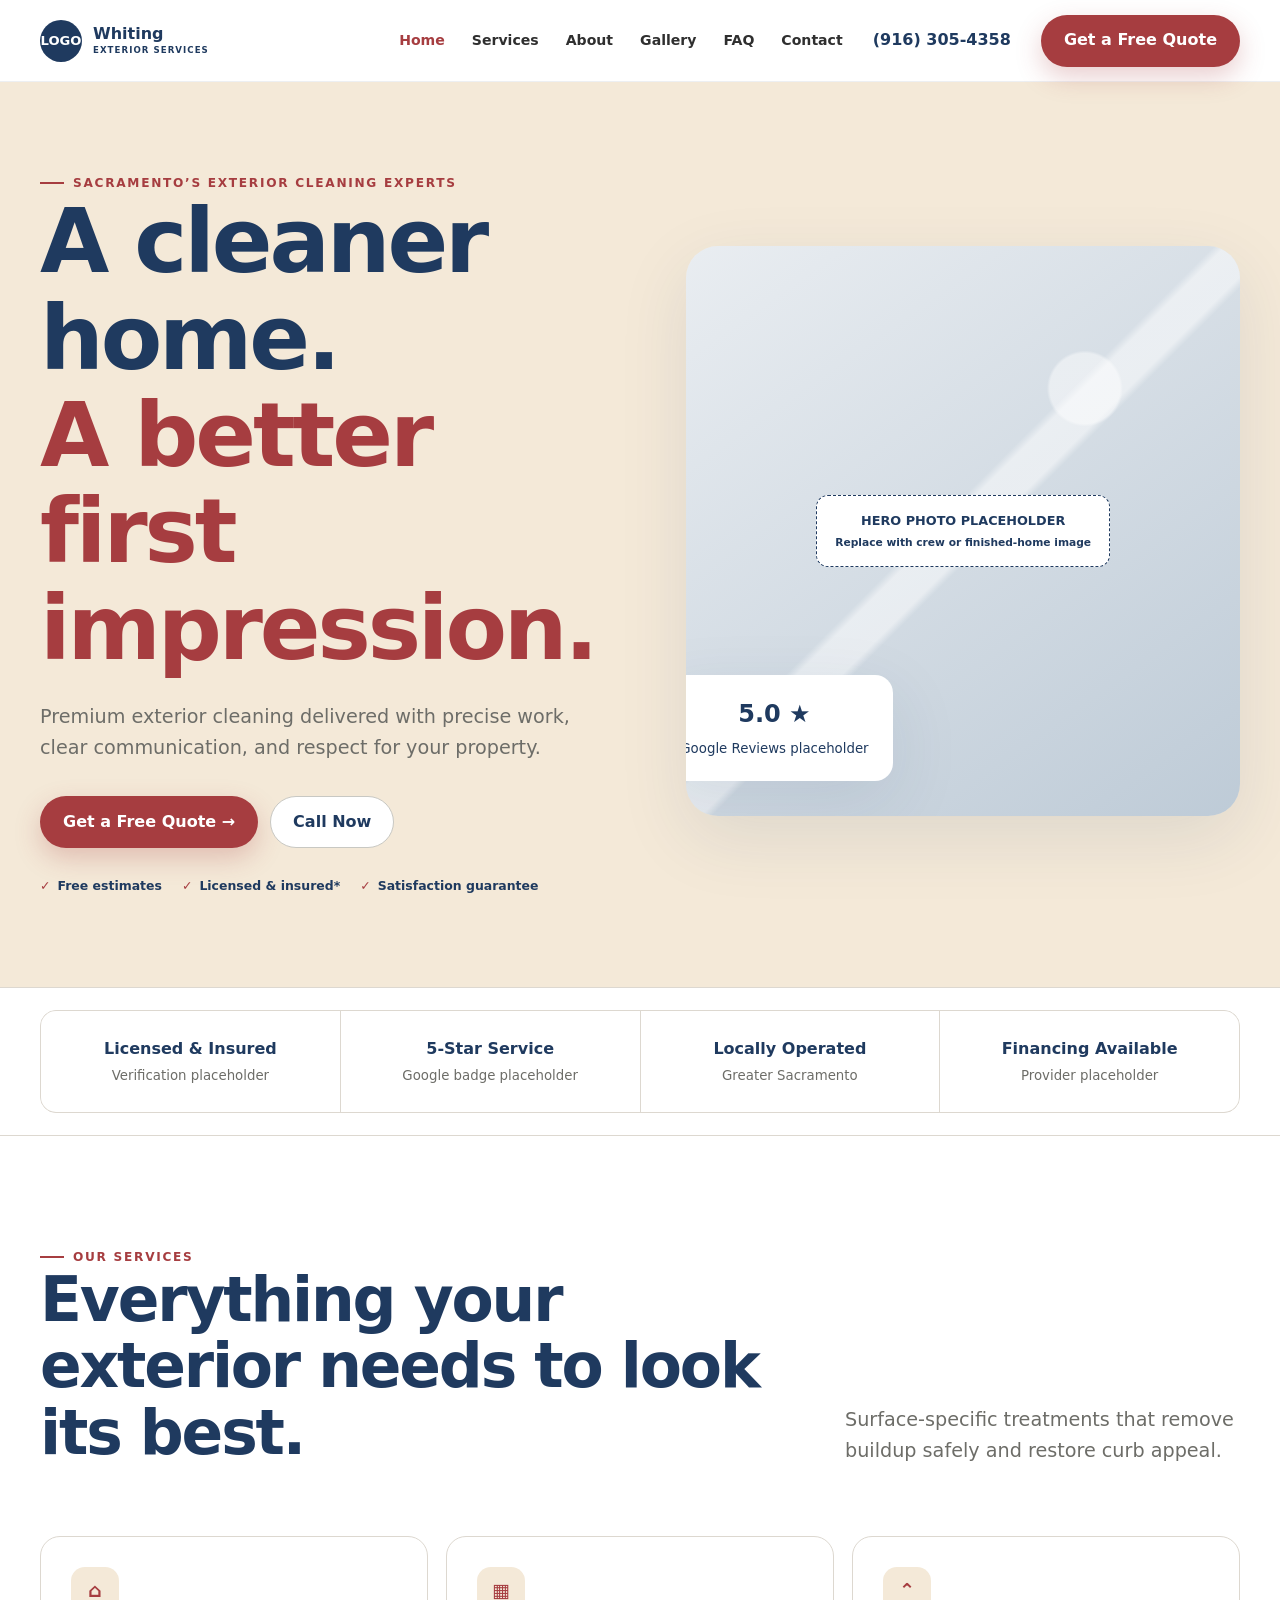
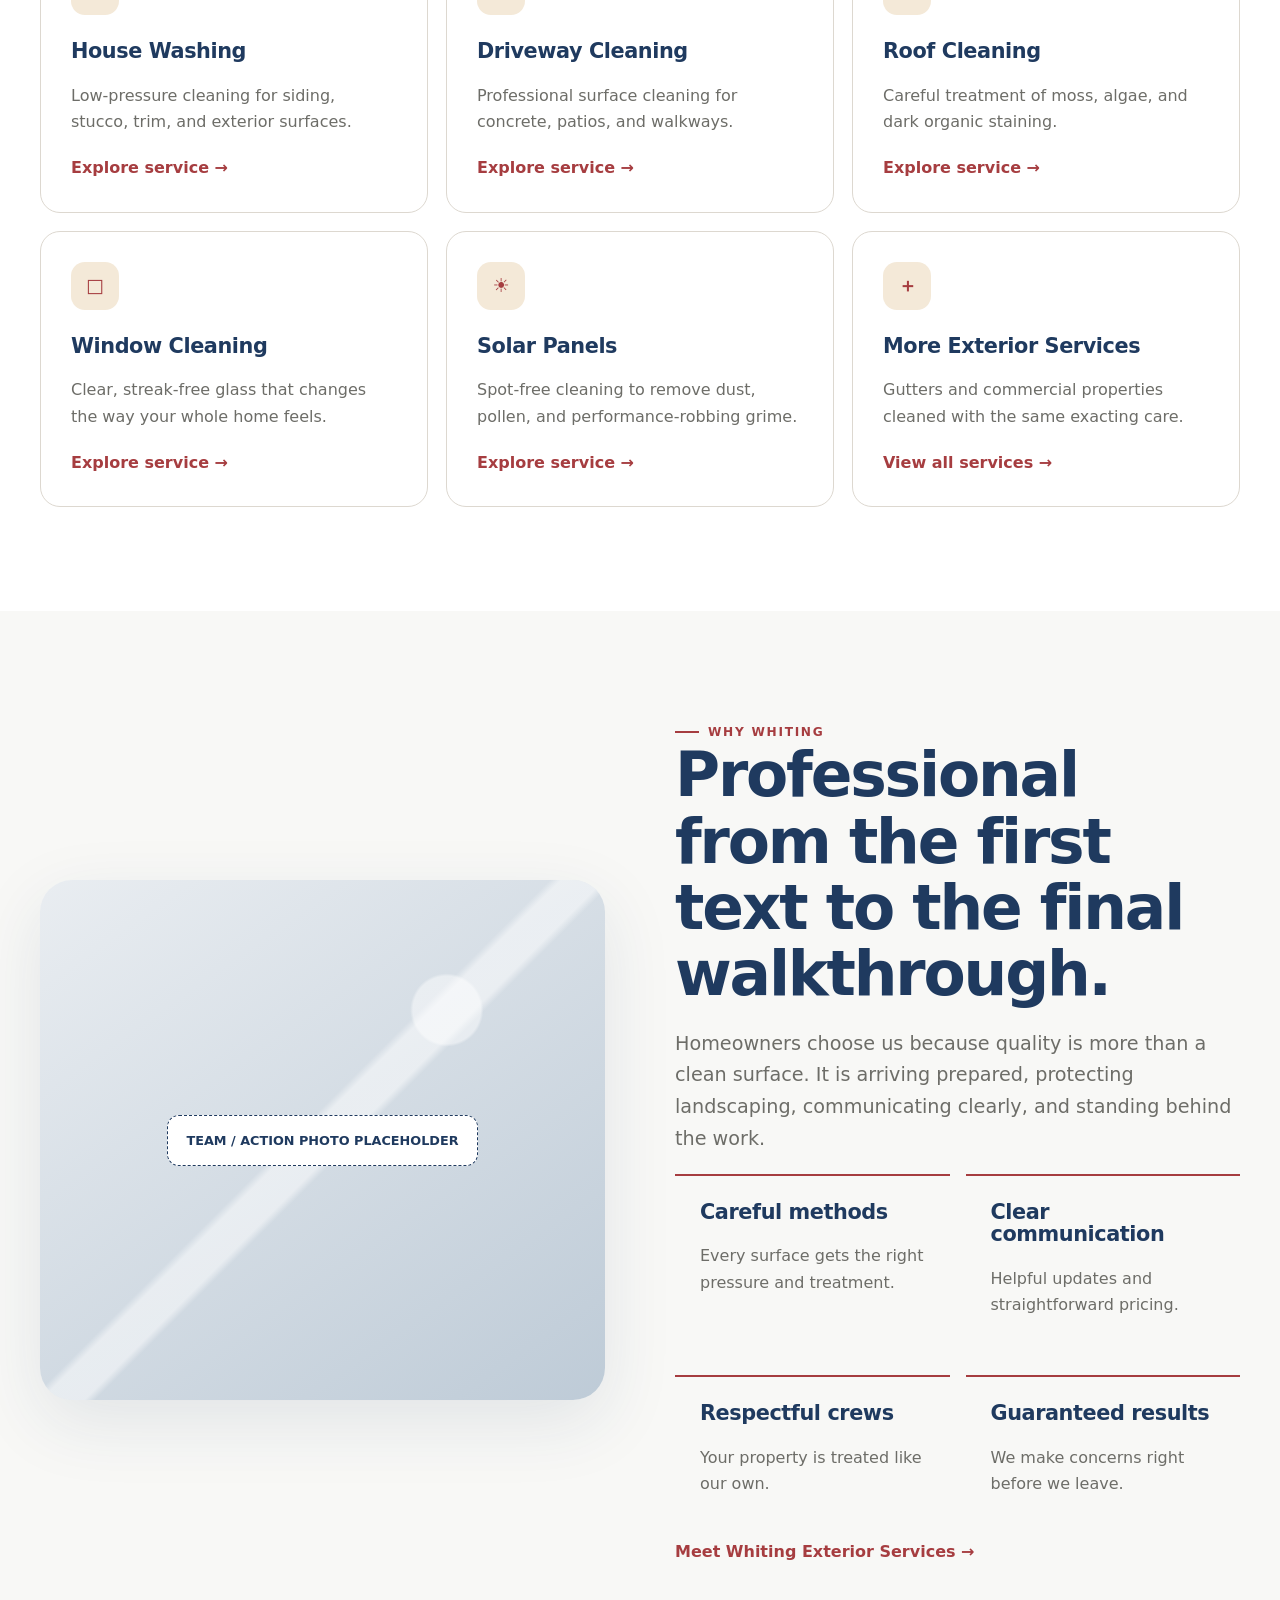
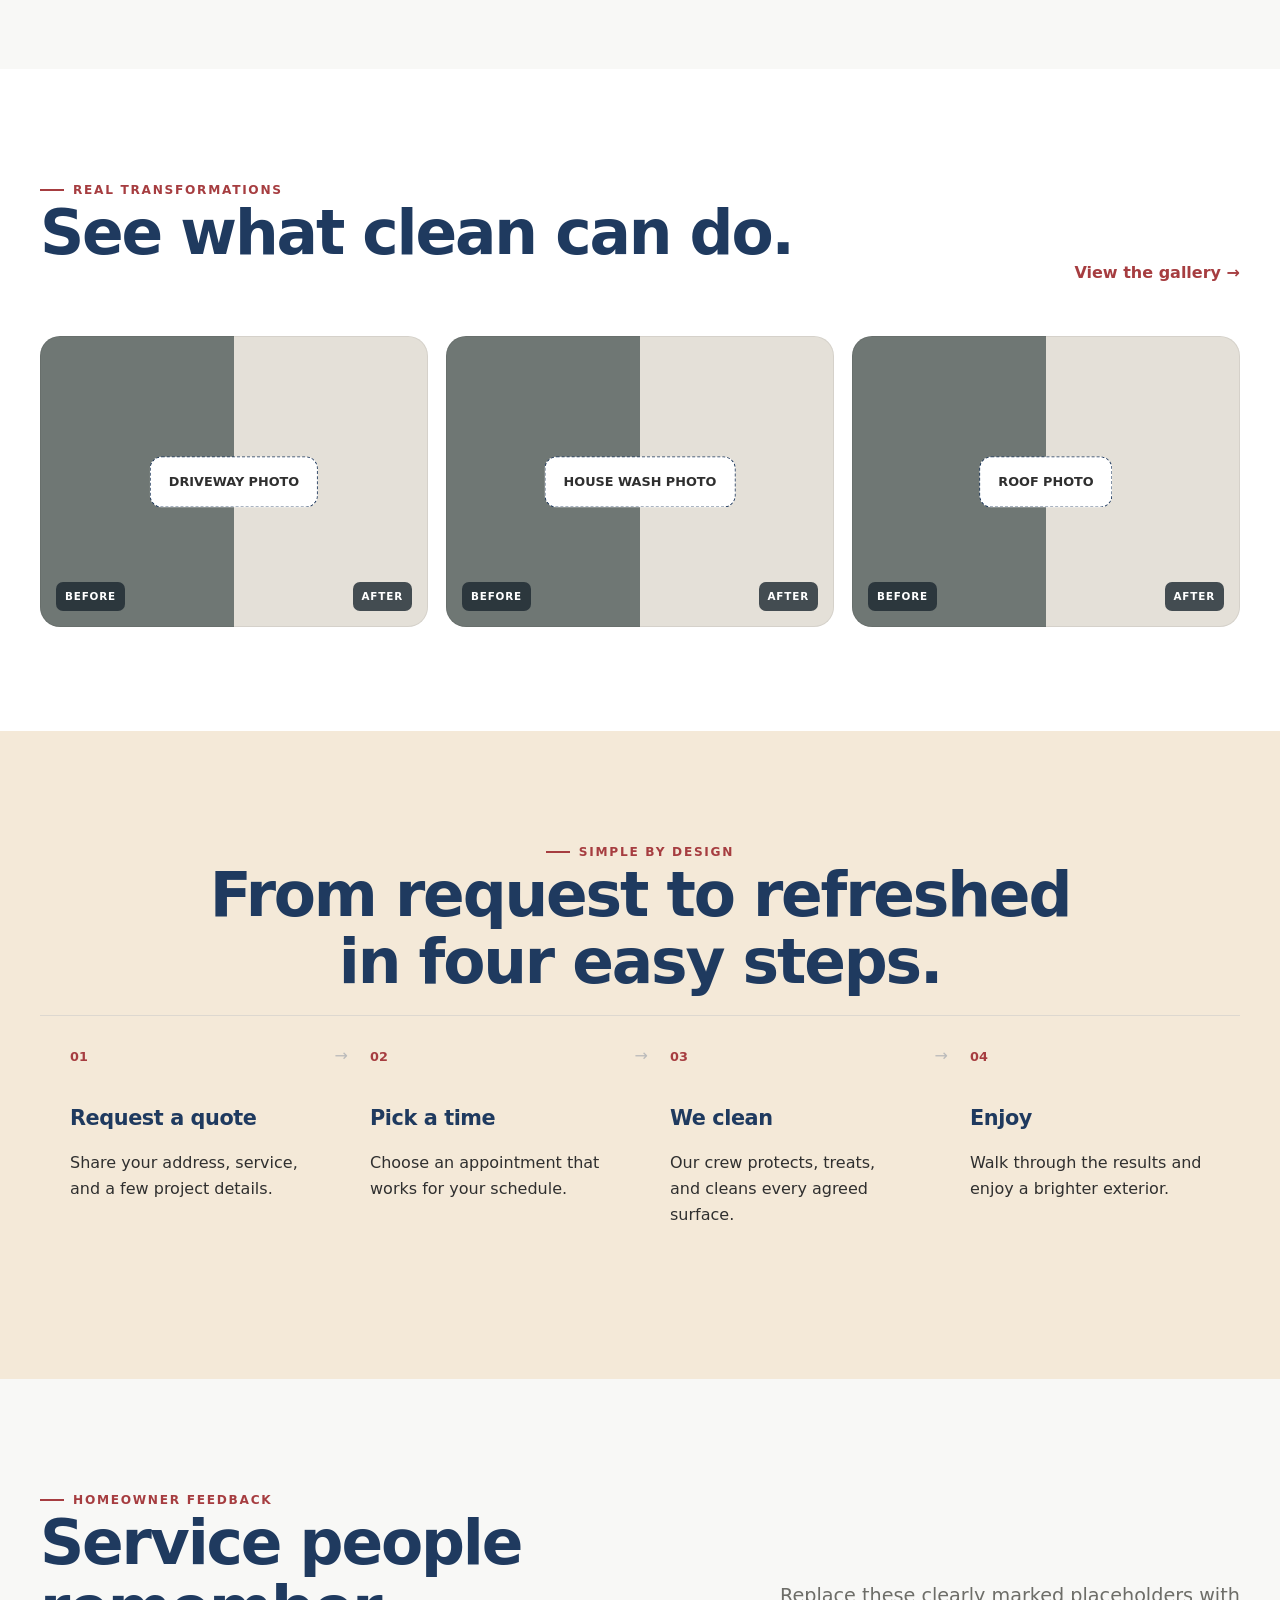
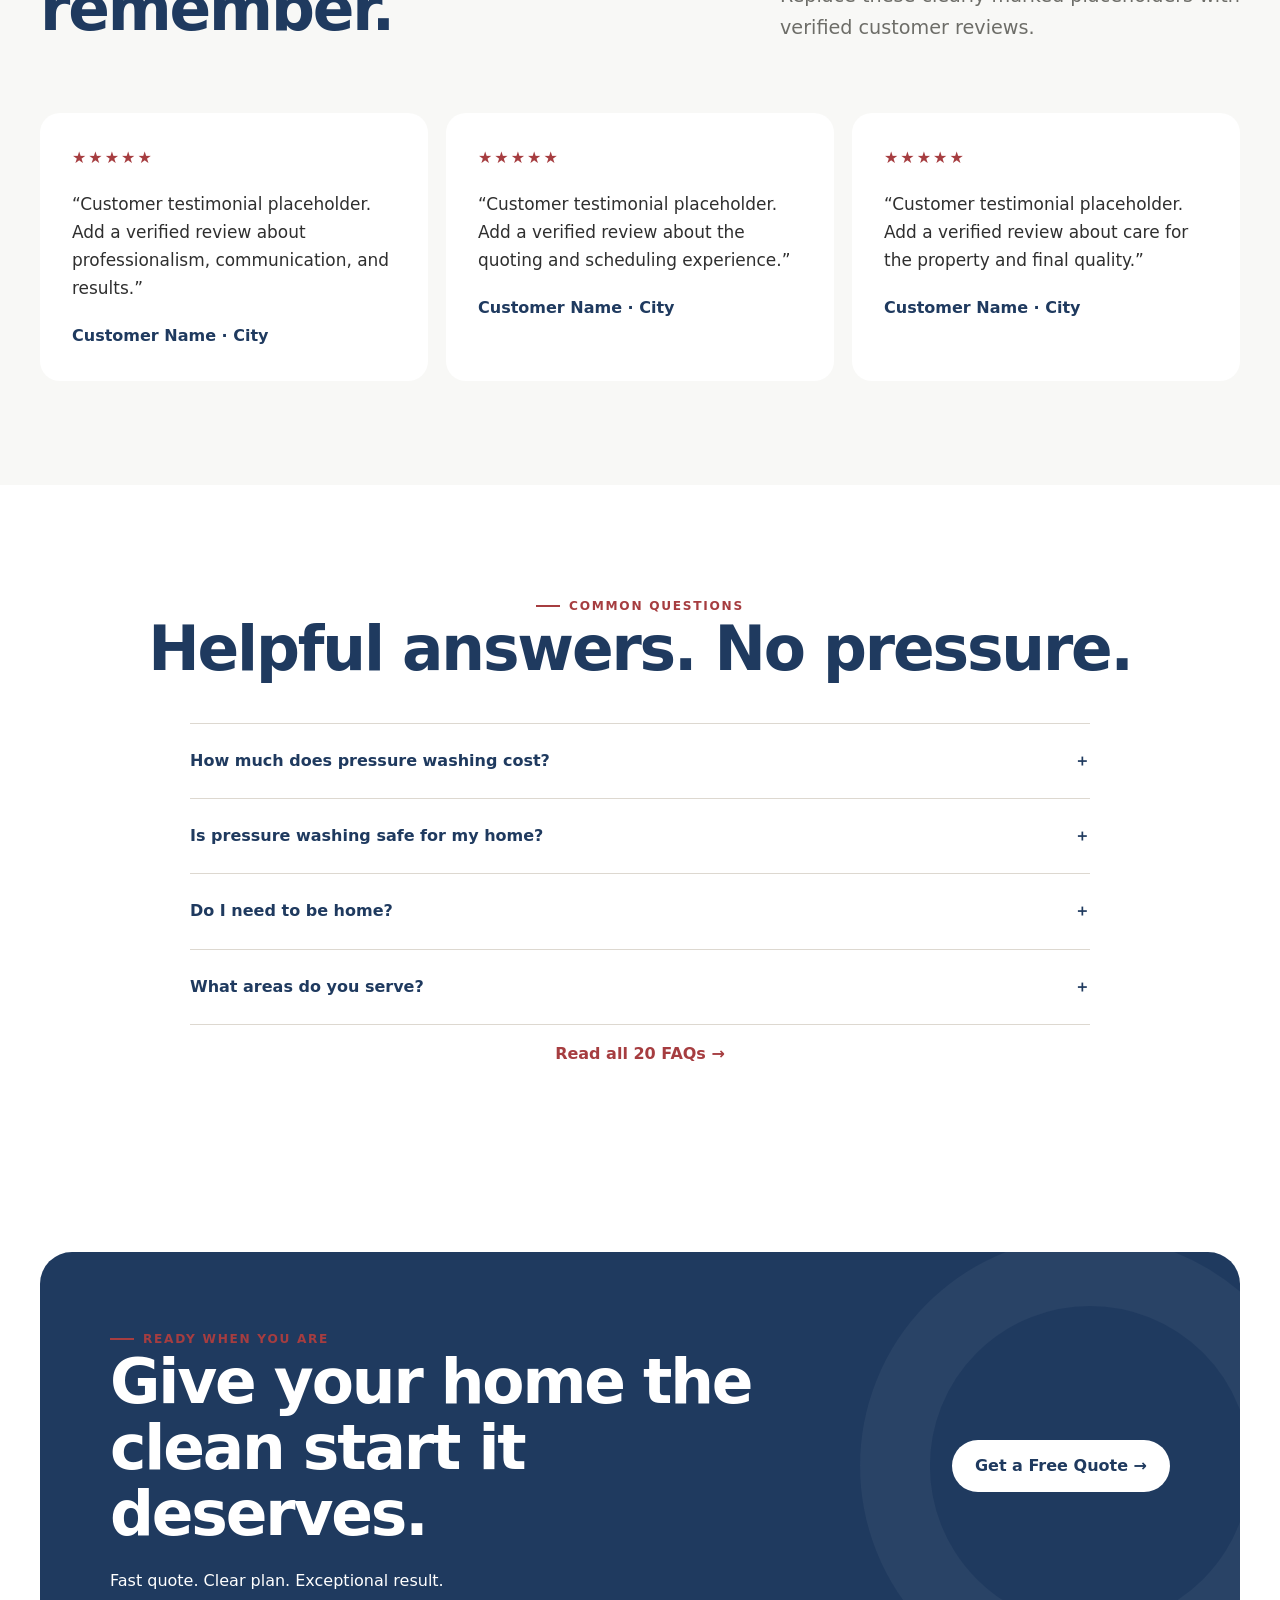
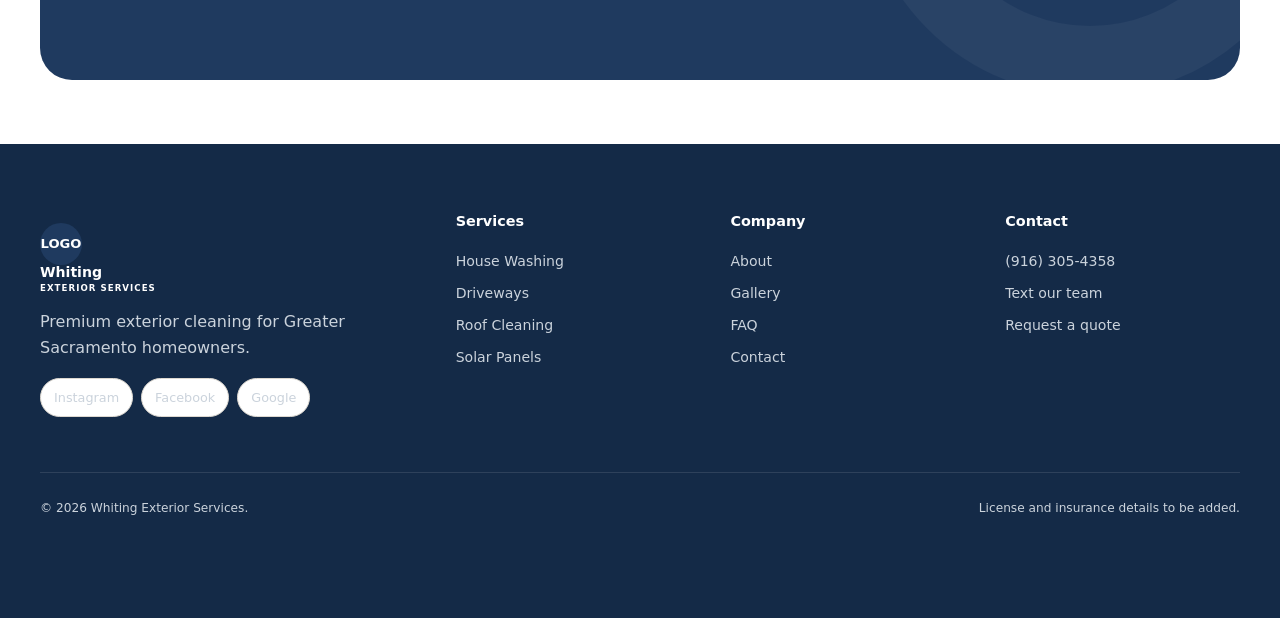
<file: index.html>
<!doctype html><html lang="en"><head><meta charset="utf-8"><meta name="viewport" content="width=device-width,initial-scale=1"><title>Pressure Washing Sacramento | Whiting Exterior Services</title><meta name="description" content="Premium house washing, roof cleaning, driveway cleaning and exterior services across Greater Sacramento. Request a fast, free quote from Whiting Exterior Services."><link rel="stylesheet" href="assets/css/site.css"><script defer src="assets/js/site.js"></script></head><body><a class="skip" href="#main">Skip to content</a>
<header class="site-header"><div class="wrap header-inner"><a class="logo" href="index.html"><span class="logo-mark">LOGO</span><span>Whiting<small>EXTERIOR SERVICES</small></span></a><nav class="nav" aria-label="Main navigation"><a aria-current="page" href="index.html">Home</a><a href="services.html">Services</a><a href="about.html">About</a><a href="gallery.html">Gallery</a><a href="faq.html">FAQ</a><a href="contact.html">Contact</a></nav><a class="header-phone" href="tel:+19163054358">(916) 305-4358</a><a class="btn btn-primary" href="quote.html">Get a Free Quote</a><button class="menu" aria-expanded="false" aria-label="Open menu">☰</button></div></header>
<main id="main"><section class="hero cream"><div class="wrap hero-grid"><div class="hero-copy reveal"><span class="eyebrow">Sacramento’s exterior cleaning experts</span><h1>A cleaner home.<br><span>A better first impression.</span></h1><p class="lead">Premium exterior cleaning delivered with precise work, clear communication, and respect for your property.</p><div class="btns"><a class="btn btn-primary" href="quote.html">Get a Free Quote →</a><a class="btn btn-secondary" href="tel:+19163054358">Call Now</a></div><div class="trust-inline"><span>Free estimates</span><span>Licensed & insured*</span><span>Satisfaction guarantee</span></div></div><div class="media-placeholder reveal"><span class="placeholder-label">HERO PHOTO PLACEHOLDER<br><small>Replace with crew or finished-home image</small></span><div class="float-card"><strong>5.0 ★</strong><small>Google Reviews placeholder</small></div></div></div></section>
<section class="logo-strip"><div class="wrap badges"><div class="badge">Licensed & Insured<small>Verification placeholder</small></div><div class="badge">5-Star Service<small>Google badge placeholder</small></div><div class="badge">Locally Operated<small>Greater Sacramento</small></div><div class="badge">Financing Available<small>Provider placeholder</small></div></div></section>
<section class="section"><div class="wrap"><div class="heading-row reveal"><div><span class="eyebrow">Our services</span><h2>Everything your exterior needs to look its best.</h2></div><p class="lead">Surface-specific treatments that remove buildup safely and restore curb appeal.</p></div><div class="grid-3"><article class="card reveal"><div class="icon">⌂</div><h3>House Washing</h3><p>Low-pressure cleaning for siding, stucco, trim, and exterior surfaces.</p><a class="text-link" href="services.html#house">Explore service →</a></article><article class="card reveal"><div class="icon">▦</div><h3>Driveway Cleaning</h3><p>Professional surface cleaning for concrete, patios, and walkways.</p><a class="text-link" href="services.html#driveway">Explore service →</a></article><article class="card reveal"><div class="icon">⌃</div><h3>Roof Cleaning</h3><p>Careful treatment of moss, algae, and dark organic staining.</p><a class="text-link" href="services.html#roof">Explore service →</a></article><article class="card reveal"><div class="icon">□</div><h3>Window Cleaning</h3><p>Clear, streak-free glass that changes the way your whole home feels.</p><a class="text-link" href="services.html#windows">Explore service →</a></article><article class="card reveal"><div class="icon">☀</div><h3>Solar Panels</h3><p>Spot-free cleaning to remove dust, pollen, and performance-robbing grime.</p><a class="text-link" href="services.html#solar">Explore service →</a></article><article class="card reveal"><div class="icon">＋</div><h3>More Exterior Services</h3><p>Gutters and commercial properties cleaned with the same exacting care.</p><a class="text-link" href="services.html">View all services →</a></article></div></div></section>
<section class="section mist"><div class="wrap split"><div class="media-placeholder owner-placeholder reveal"><span class="placeholder-label">TEAM / ACTION PHOTO PLACEHOLDER</span></div><div class="reveal"><span class="eyebrow">Why Whiting</span><h2>Professional from the first text to the final walkthrough.</h2><p class="lead">Homeowners choose us because quality is more than a clean surface. It is arriving prepared, protecting landscaping, communicating clearly, and standing behind the work.</p><div class="values"><div class="value"><h3>Careful methods</h3><p>Every surface gets the right pressure and treatment.</p></div><div class="value"><h3>Clear communication</h3><p>Helpful updates and straightforward pricing.</p></div><div class="value"><h3>Respectful crews</h3><p>Your property is treated like our own.</p></div><div class="value"><h3>Guaranteed results</h3><p>We make concerns right before we leave.</p></div></div><a class="text-link" href="about.html">Meet Whiting Exterior Services →</a></div></div></section>
<section class="section"><div class="wrap"><div class="heading-row"><div><span class="eyebrow">Real transformations</span><h2>See what clean can do.</h2></div><a class="text-link" href="gallery.html">View the gallery →</a></div><div class="ba-grid"><div class="ba reveal"><span class="placeholder-label">DRIVEWAY PHOTO</span></div><div class="ba reveal"><span class="placeholder-label">HOUSE WASH PHOTO</span></div><div class="ba reveal"><span class="placeholder-label">ROOF PHOTO</span></div></div></div></section>
<section class="section cream"><div class="wrap"><div class="center"><span class="eyebrow">Simple by design</span><h2>From request to refreshed<br>in four easy steps.</h2></div><div class="process"><article class="reveal"><h3>Request a quote</h3><p>Share your address, service, and a few project details.</p></article><article class="reveal"><h3>Pick a time</h3><p>Choose an appointment that works for your schedule.</p></article><article class="reveal"><h3>We clean</h3><p>Our crew protects, treats, and cleans every agreed surface.</p></article><article class="reveal"><h3>Enjoy</h3><p>Walk through the results and enjoy a brighter exterior.</p></article></div></div></section>
<section class="section mist"><div class="wrap"><div class="heading-row"><div><span class="eyebrow">Homeowner feedback</span><h2>Service people remember.</h2></div><p class="lead">Replace these clearly marked placeholders with verified customer reviews.</p></div><div class="grid-3"><article class="review reveal"><div class="stars">★★★★★</div><blockquote>“Customer testimonial placeholder. Add a verified review about professionalism, communication, and results.”</blockquote><footer>Customer Name · City</footer></article><article class="review reveal"><div class="stars">★★★★★</div><blockquote>“Customer testimonial placeholder. Add a verified review about the quoting and scheduling experience.”</blockquote><footer>Customer Name · City</footer></article><article class="review reveal"><div class="stars">★★★★★</div><blockquote>“Customer testimonial placeholder. Add a verified review about care for the property and final quality.”</blockquote><footer>Customer Name · City</footer></article></div></div></section>
<section class="section"><div class="wrap"><div class="center"><span class="eyebrow">Common questions</span><h2>Helpful answers. No pressure.</h2></div><div class="faq-list"><div class="faq-item"><button class="faq-q" aria-expanded="false">How much does pressure washing cost?<span>＋</span></button><div class="faq-a">Pricing depends on surface type, size, condition, and access. Send your address and project details for a fast, free quote.</div></div><div class="faq-item"><button class="faq-q" aria-expanded="false">Is pressure washing safe for my home?<span>＋</span></button><div class="faq-a">Yes—when the method matches the surface. We use lower-pressure soft washing where appropriate and reserve higher pressure for durable materials.</div></div><div class="faq-item"><button class="faq-q" aria-expanded="false">Do I need to be home?<span>＋</span></button><div class="faq-a">Usually not, provided we have access to the work areas and an exterior water source. We confirm details before the appointment.</div></div><div class="faq-item"><button class="faq-q" aria-expanded="false">What areas do you serve?<span>＋</span></button><div class="faq-a">Greater Sacramento, El Dorado Hills, Folsom, Granite Bay, Roseville, Rocklin, Loomis, and surrounding communities.</div></div></div><p class="center"><a class="text-link" href="faq.html">Read all 20 FAQs →</a></p></div></section>
<section class="section-sm"><div class="wrap"><div class="cta reveal"><div><span class="eyebrow">Ready when you are</span><h2>Give your home the clean start it deserves.</h2><p>Fast quote. Clear plan. Exceptional result.</p></div><a class="btn btn-light" href="quote.html">Get a Free Quote →</a></div></div></section></main>
<footer class="site-footer"><div class="wrap"><div class="footer-grid"><div><a class="logo" href="index.html"><span class="logo-mark">LOGO</span><span>Whiting<small>EXTERIOR SERVICES</small></span></a><p>Premium exterior cleaning for Greater Sacramento homeowners.</p><div class="area-chips"><span>Instagram</span><span>Facebook</span><span>Google</span></div></div><div><h3>Services</h3><a href="services.html#house">House Washing</a><a href="services.html#driveway">Driveways</a><a href="services.html#roof">Roof Cleaning</a><a href="services.html#solar">Solar Panels</a></div><div><h3>Company</h3><a href="about.html">About</a><a href="gallery.html">Gallery</a><a href="faq.html">FAQ</a><a href="contact.html">Contact</a></div><div><h3>Contact</h3><a href="tel:+19163054358">(916) 305-4358</a><a href="sms:+19163054358">Text our team</a><a href="quote.html">Request a quote</a></div></div><div class="footer-bottom"><span>© <span data-year></span> Whiting Exterior Services.</span><span>License and insurance details to be added.</span></div></div></footer><div class="mobile-actions"><a href="tel:+19163054358">Call Now</a><a href="quote.html">Free Quote</a></div></body></html>
</file>
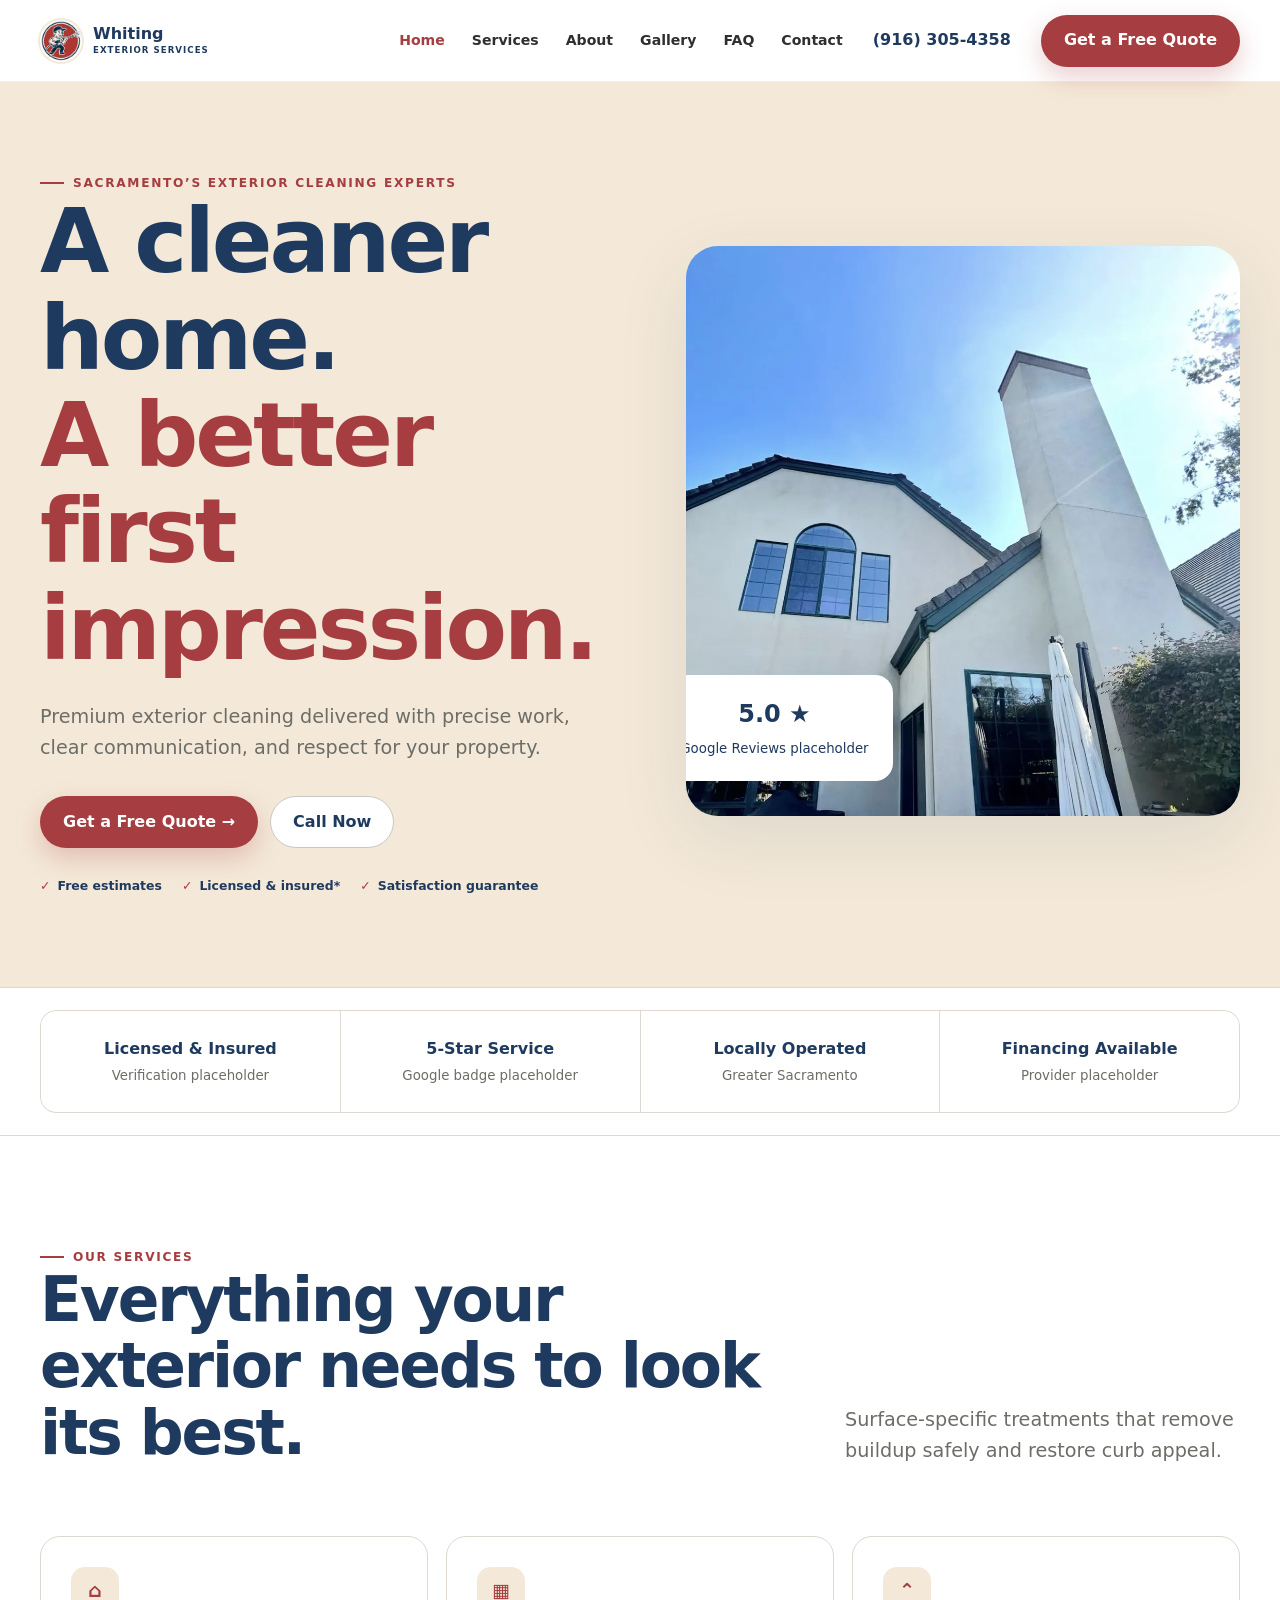
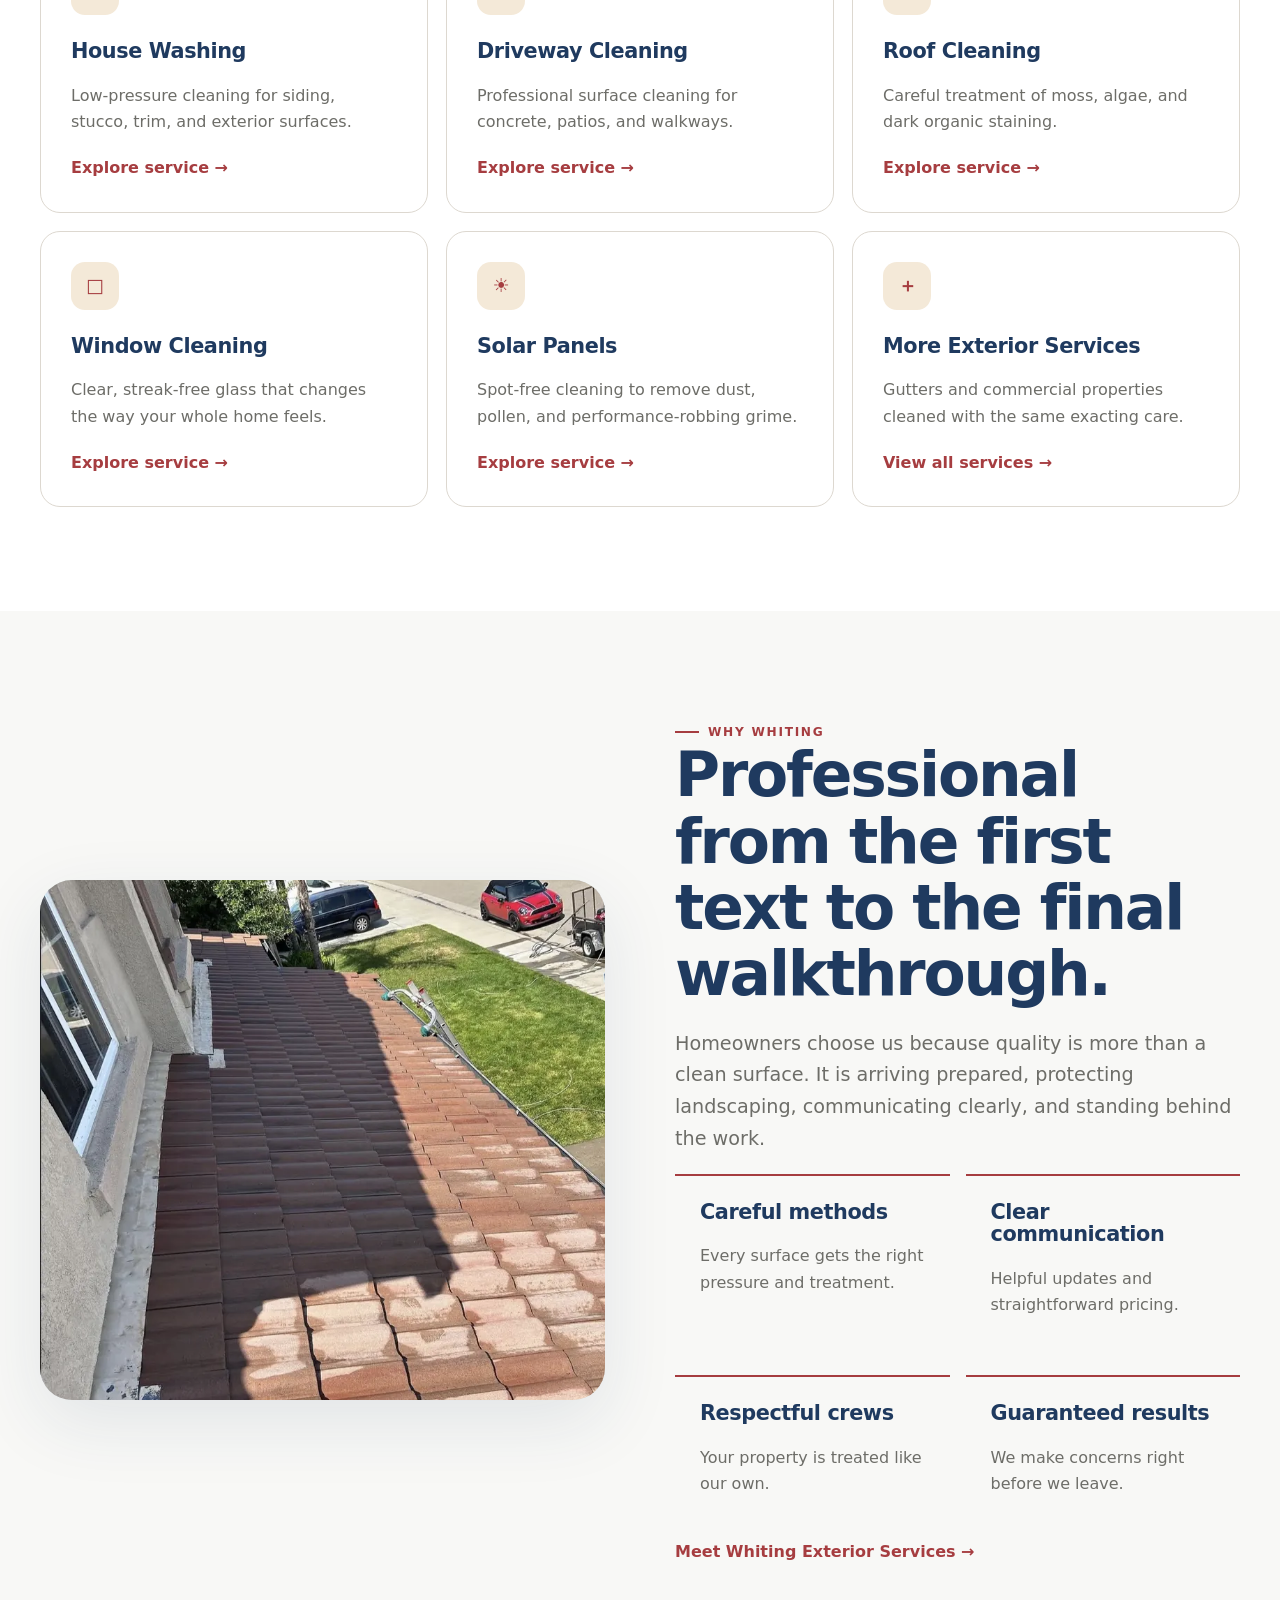
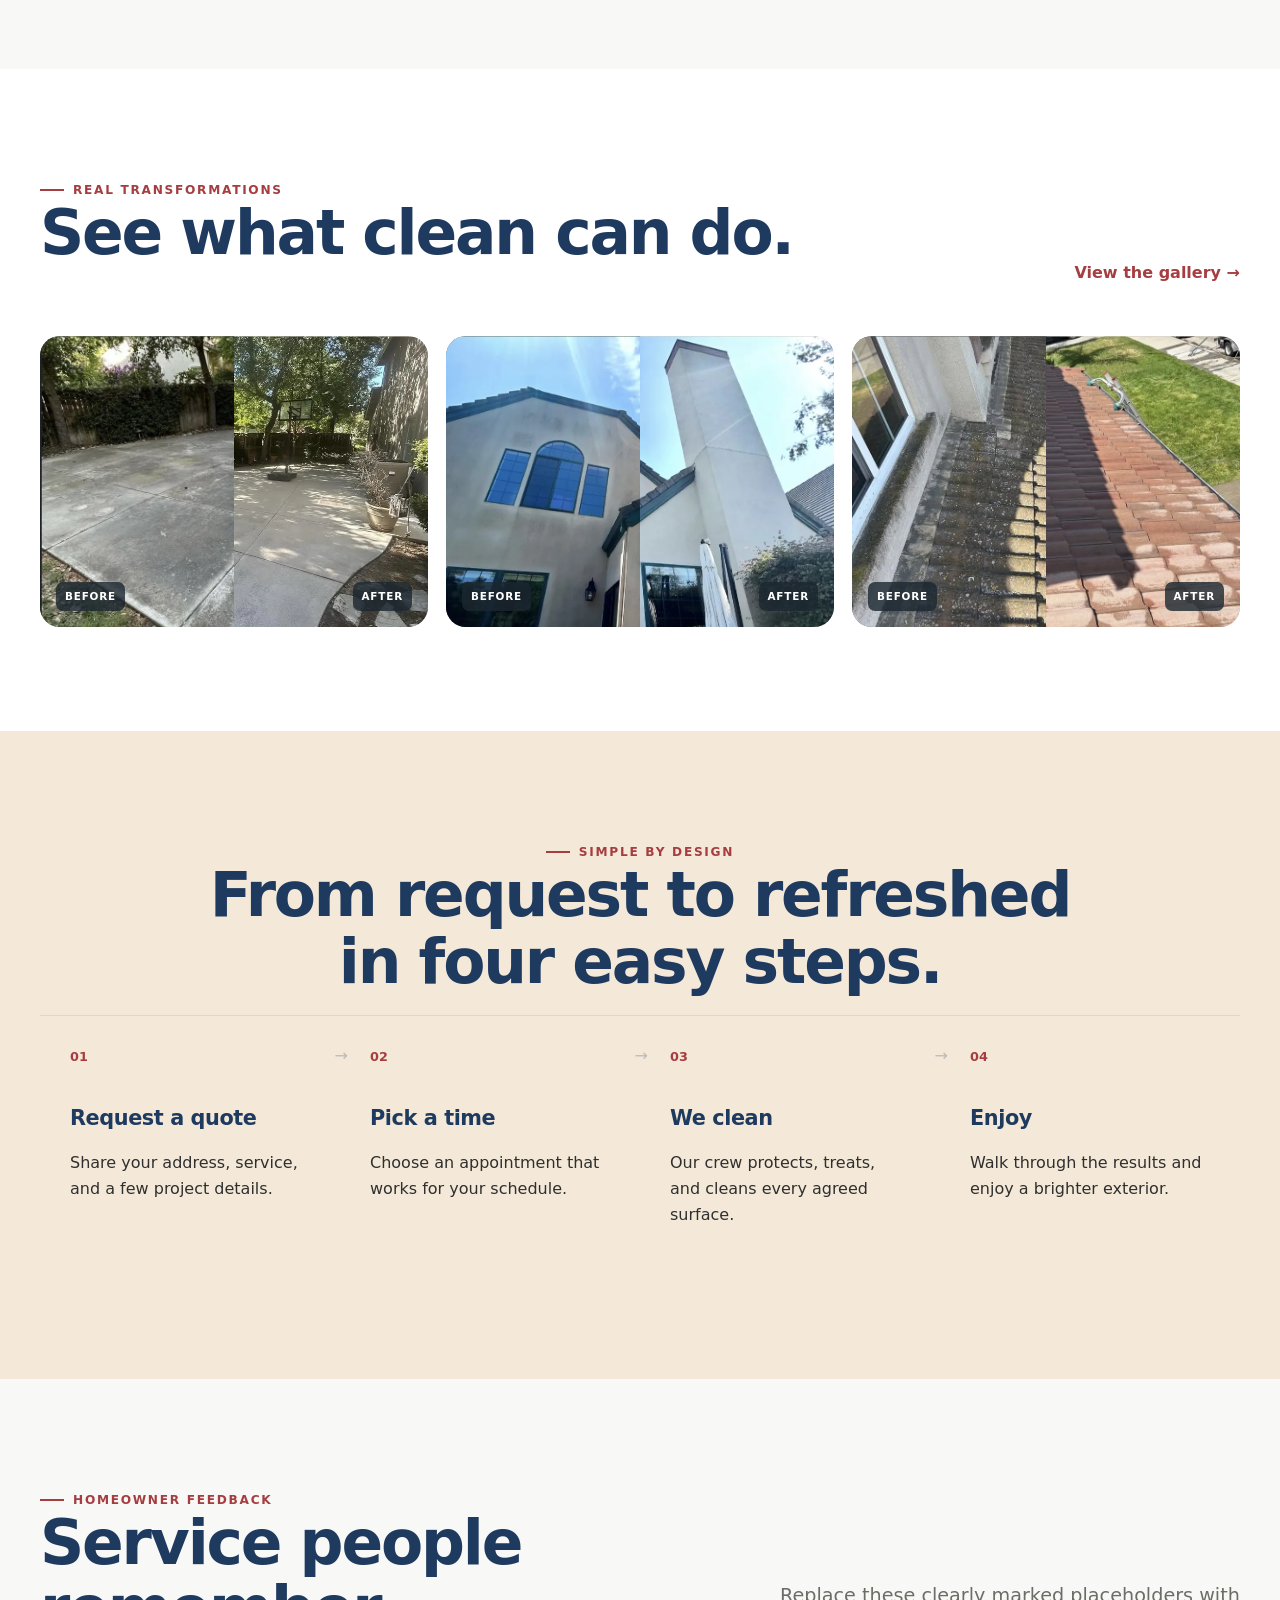
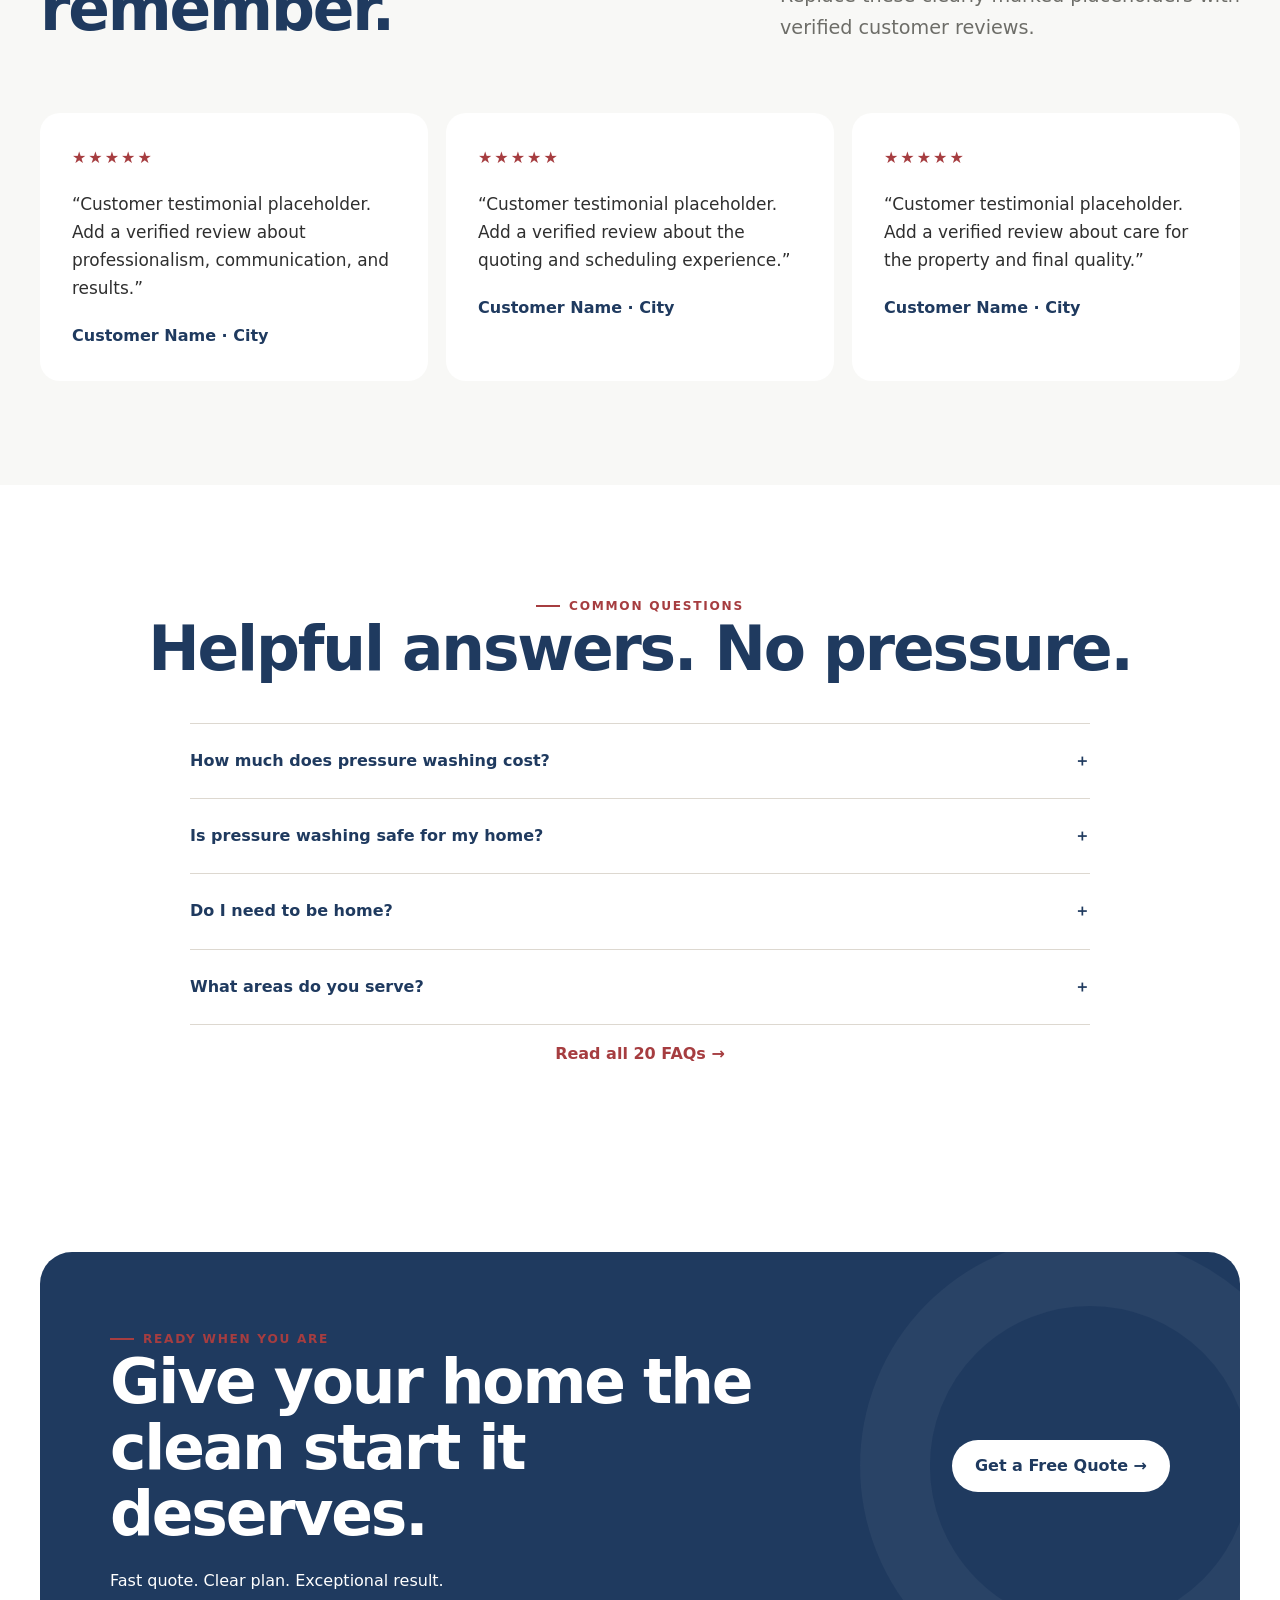
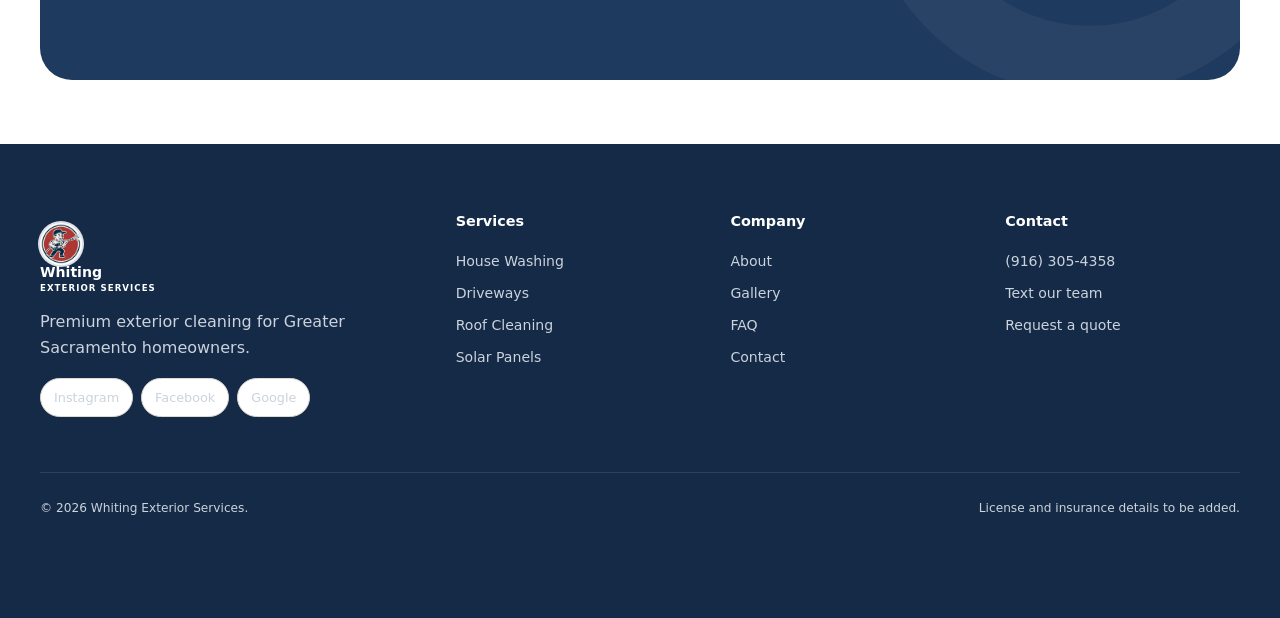
<file: WHITING-EXTERIOR-SERVICES-updated/index.html>
<!doctype html><html lang="en"><head><meta charset="utf-8"><meta name="viewport" content="width=device-width,initial-scale=1"><title>Pressure Washing Sacramento | Whiting Exterior Services</title><meta name="description" content="Premium house washing, roof cleaning, driveway cleaning and exterior services across Greater Sacramento. Request a fast, free quote from Whiting Exterior Services."><link rel="stylesheet" href="assets/css/site.css"><script defer src="assets/js/site.js"></script></head><body><a class="skip" href="#main">Skip to content</a>
<header class="site-header"><div class="wrap header-inner"><a class="logo" href="index.html"><img class="logo-mark" src="assets/images/logo-mascot.webp" alt="Whiting Exterior Services logo" width="42" height="42"><span>Whiting<small>EXTERIOR SERVICES</small></span></a><nav class="nav" aria-label="Main navigation"><a aria-current="page" href="index.html">Home</a><a href="services.html">Services</a><a href="about.html">About</a><a href="gallery.html">Gallery</a><a href="faq.html">FAQ</a><a href="contact.html">Contact</a></nav><a class="header-phone" href="tel:+19163054358">(916) 305-4358</a><a class="btn btn-primary" href="quote.html">Get a Free Quote</a><button class="menu" aria-expanded="false" aria-label="Open menu">☰</button></div></header>
<main id="main"><section class="hero cream"><div class="wrap hero-grid"><div class="hero-copy reveal"><span class="eyebrow">Sacramento’s exterior cleaning experts</span><h1>A cleaner home.<br><span>A better first impression.</span></h1><p class="lead">Premium exterior cleaning delivered with precise work, clear communication, and respect for your property.</p><div class="btns"><a class="btn btn-primary" href="quote.html">Get a Free Quote →</a><a class="btn btn-secondary" href="tel:+19163054358">Call Now</a></div><div class="trust-inline"><span>Free estimates</span><span>Licensed & insured*</span><span>Satisfaction guarantee</span></div></div><figure class="media-placeholder media-photo hero-photo reveal"><img src="assets/images/home-hero-clean-exterior.webp" alt="Freshly cleaned Sacramento home exterior with bright stucco and clean windows" width="1077" height="1200" fetchpriority="high"><figcaption class="sr-only">Freshly cleaned home exterior by Whiting Exterior Services.</figcaption><div class="float-card"><strong>5.0 ★</strong><small>Google Reviews placeholder</small></div></figure></div></section>
<section class="logo-strip"><div class="wrap badges"><div class="badge">Licensed & Insured<small>Verification placeholder</small></div><div class="badge">5-Star Service<small>Google badge placeholder</small></div><div class="badge">Locally Operated<small>Greater Sacramento</small></div><div class="badge">Financing Available<small>Provider placeholder</small></div></div></section>
<section class="section"><div class="wrap"><div class="heading-row reveal"><div><span class="eyebrow">Our services</span><h2>Everything your exterior needs to look its best.</h2></div><p class="lead">Surface-specific treatments that remove buildup safely and restore curb appeal.</p></div><div class="grid-3"><article class="card reveal"><div class="icon">⌂</div><h3>House Washing</h3><p>Low-pressure cleaning for siding, stucco, trim, and exterior surfaces.</p><a class="text-link" href="services.html#house">Explore service →</a></article><article class="card reveal"><div class="icon">▦</div><h3>Driveway Cleaning</h3><p>Professional surface cleaning for concrete, patios, and walkways.</p><a class="text-link" href="services.html#driveway">Explore service →</a></article><article class="card reveal"><div class="icon">⌃</div><h3>Roof Cleaning</h3><p>Careful treatment of moss, algae, and dark organic staining.</p><a class="text-link" href="services.html#roof">Explore service →</a></article><article class="card reveal"><div class="icon">□</div><h3>Window Cleaning</h3><p>Clear, streak-free glass that changes the way your whole home feels.</p><a class="text-link" href="services.html#windows">Explore service →</a></article><article class="card reveal"><div class="icon">☀</div><h3>Solar Panels</h3><p>Spot-free cleaning to remove dust, pollen, and performance-robbing grime.</p><a class="text-link" href="services.html#solar">Explore service →</a></article><article class="card reveal"><div class="icon">＋</div><h3>More Exterior Services</h3><p>Gutters and commercial properties cleaned with the same exacting care.</p><a class="text-link" href="services.html">View all services →</a></article></div></div></section>
<section class="section mist"><div class="wrap split"><figure class="media-placeholder media-photo owner-placeholder reveal"><img src="assets/images/team-action-roof-cleaning.webp" alt="Roof cleaning project with freshly cleaned tile roof and exterior cleaning equipment on site" width="810" height="1000" loading="lazy"><figcaption class="sr-only">Roof cleaning project with exterior cleaning equipment on site.</figcaption></figure><div class="reveal"><span class="eyebrow">Why Whiting</span><h2>Professional from the first text to the final walkthrough.</h2><p class="lead">Homeowners choose us because quality is more than a clean surface. It is arriving prepared, protecting landscaping, communicating clearly, and standing behind the work.</p><div class="values"><div class="value"><h3>Careful methods</h3><p>Every surface gets the right pressure and treatment.</p></div><div class="value"><h3>Clear communication</h3><p>Helpful updates and straightforward pricing.</p></div><div class="value"><h3>Respectful crews</h3><p>Your property is treated like our own.</p></div><div class="value"><h3>Guaranteed results</h3><p>We make concerns right before we leave.</p></div></div><a class="text-link" href="about.html">Meet Whiting Exterior Services →</a></div></div></section>
<section class="section"><div class="wrap"><div class="heading-row"><div><span class="eyebrow">Real transformations</span><h2>See what clean can do.</h2></div><a class="text-link" href="gallery.html">View the gallery →</a></div><div class="ba-grid"><figure class="ba reveal"><img class="ba-before" src="assets/images/driveway-before.webp" alt="Concrete patio before cleaning with dark buildup" width="808" height="1000" loading="lazy"><img class="ba-after" src="assets/images/driveway-after.webp" alt="Concrete patio after professional cleaning" width="763" height="1000" loading="lazy"><figcaption class="sr-only">Concrete cleaning before and after.</figcaption></figure><figure class="ba reveal"><img class="ba-before" src="assets/images/house-before.webp" alt="Stucco home exterior before house washing" width="885" height="1000" loading="lazy"><img class="ba-after" src="assets/images/house-after.webp" alt="Stucco home exterior after house washing" width="897" height="1000" loading="lazy"><figcaption class="sr-only">House washing before and after.</figcaption></figure><figure class="ba reveal"><img class="ba-before" src="assets/images/roof-before.webp" alt="Tile roof before cleaning with moss and organic buildup" width="819" height="1000" loading="lazy"><img class="ba-after" src="assets/images/roof-after.webp" alt="Tile roof after cleaning with restored red color" width="810" height="1000" loading="lazy"><figcaption class="sr-only">Roof cleaning before and after.</figcaption></figure></div></div></section>
<section class="section cream"><div class="wrap"><div class="center"><span class="eyebrow">Simple by design</span><h2>From request to refreshed<br>in four easy steps.</h2></div><div class="process"><article class="reveal"><h3>Request a quote</h3><p>Share your address, service, and a few project details.</p></article><article class="reveal"><h3>Pick a time</h3><p>Choose an appointment that works for your schedule.</p></article><article class="reveal"><h3>We clean</h3><p>Our crew protects, treats, and cleans every agreed surface.</p></article><article class="reveal"><h3>Enjoy</h3><p>Walk through the results and enjoy a brighter exterior.</p></article></div></div></section>
<section class="section mist"><div class="wrap"><div class="heading-row"><div><span class="eyebrow">Homeowner feedback</span><h2>Service people remember.</h2></div><p class="lead">Replace these clearly marked placeholders with verified customer reviews.</p></div><div class="grid-3"><article class="review reveal"><div class="stars">★★★★★</div><blockquote>“Customer testimonial placeholder. Add a verified review about professionalism, communication, and results.”</blockquote><footer>Customer Name · City</footer></article><article class="review reveal"><div class="stars">★★★★★</div><blockquote>“Customer testimonial placeholder. Add a verified review about the quoting and scheduling experience.”</blockquote><footer>Customer Name · City</footer></article><article class="review reveal"><div class="stars">★★★★★</div><blockquote>“Customer testimonial placeholder. Add a verified review about care for the property and final quality.”</blockquote><footer>Customer Name · City</footer></article></div></div></section>
<section class="section"><div class="wrap"><div class="center"><span class="eyebrow">Common questions</span><h2>Helpful answers. No pressure.</h2></div><div class="faq-list"><div class="faq-item"><button class="faq-q" aria-expanded="false">How much does pressure washing cost?<span>＋</span></button><div class="faq-a">Pricing depends on surface type, size, condition, and access. Send your address and project details for a fast, free quote.</div></div><div class="faq-item"><button class="faq-q" aria-expanded="false">Is pressure washing safe for my home?<span>＋</span></button><div class="faq-a">Yes—when the method matches the surface. We use lower-pressure soft washing where appropriate and reserve higher pressure for durable materials.</div></div><div class="faq-item"><button class="faq-q" aria-expanded="false">Do I need to be home?<span>＋</span></button><div class="faq-a">Usually not, provided we have access to the work areas and an exterior water source. We confirm details before the appointment.</div></div><div class="faq-item"><button class="faq-q" aria-expanded="false">What areas do you serve?<span>＋</span></button><div class="faq-a">Greater Sacramento, El Dorado Hills, Folsom, Granite Bay, Roseville, Rocklin, Loomis, and surrounding communities.</div></div></div><p class="center"><a class="text-link" href="faq.html">Read all 20 FAQs →</a></p></div></section>
<section class="section-sm"><div class="wrap"><div class="cta reveal"><div><span class="eyebrow">Ready when you are</span><h2>Give your home the clean start it deserves.</h2><p>Fast quote. Clear plan. Exceptional result.</p></div><a class="btn btn-light" href="quote.html">Get a Free Quote →</a></div></div></section></main>
<footer class="site-footer"><div class="wrap"><div class="footer-grid"><div><a class="logo" href="index.html"><img class="logo-mark" src="assets/images/logo-mascot.webp" alt="Whiting Exterior Services logo" width="42" height="42"><span>Whiting<small>EXTERIOR SERVICES</small></span></a><p>Premium exterior cleaning for Greater Sacramento homeowners.</p><div class="area-chips"><span>Instagram</span><span>Facebook</span><span>Google</span></div></div><div><h3>Services</h3><a href="services.html#house">House Washing</a><a href="services.html#driveway">Driveways</a><a href="services.html#roof">Roof Cleaning</a><a href="services.html#solar">Solar Panels</a></div><div><h3>Company</h3><a href="about.html">About</a><a href="gallery.html">Gallery</a><a href="faq.html">FAQ</a><a href="contact.html">Contact</a></div><div><h3>Contact</h3><a href="tel:+19163054358">(916) 305-4358</a><a href="sms:+19163054358">Text our team</a><a href="quote.html">Request a quote</a></div></div><div class="footer-bottom"><span>© <span data-year></span> Whiting Exterior Services.</span><span>License and insurance details to be added.</span></div></div></footer><div class="mobile-actions"><a href="tel:+19163054358">Call Now</a><a href="quote.html">Free Quote</a></div></body></html>
</file>
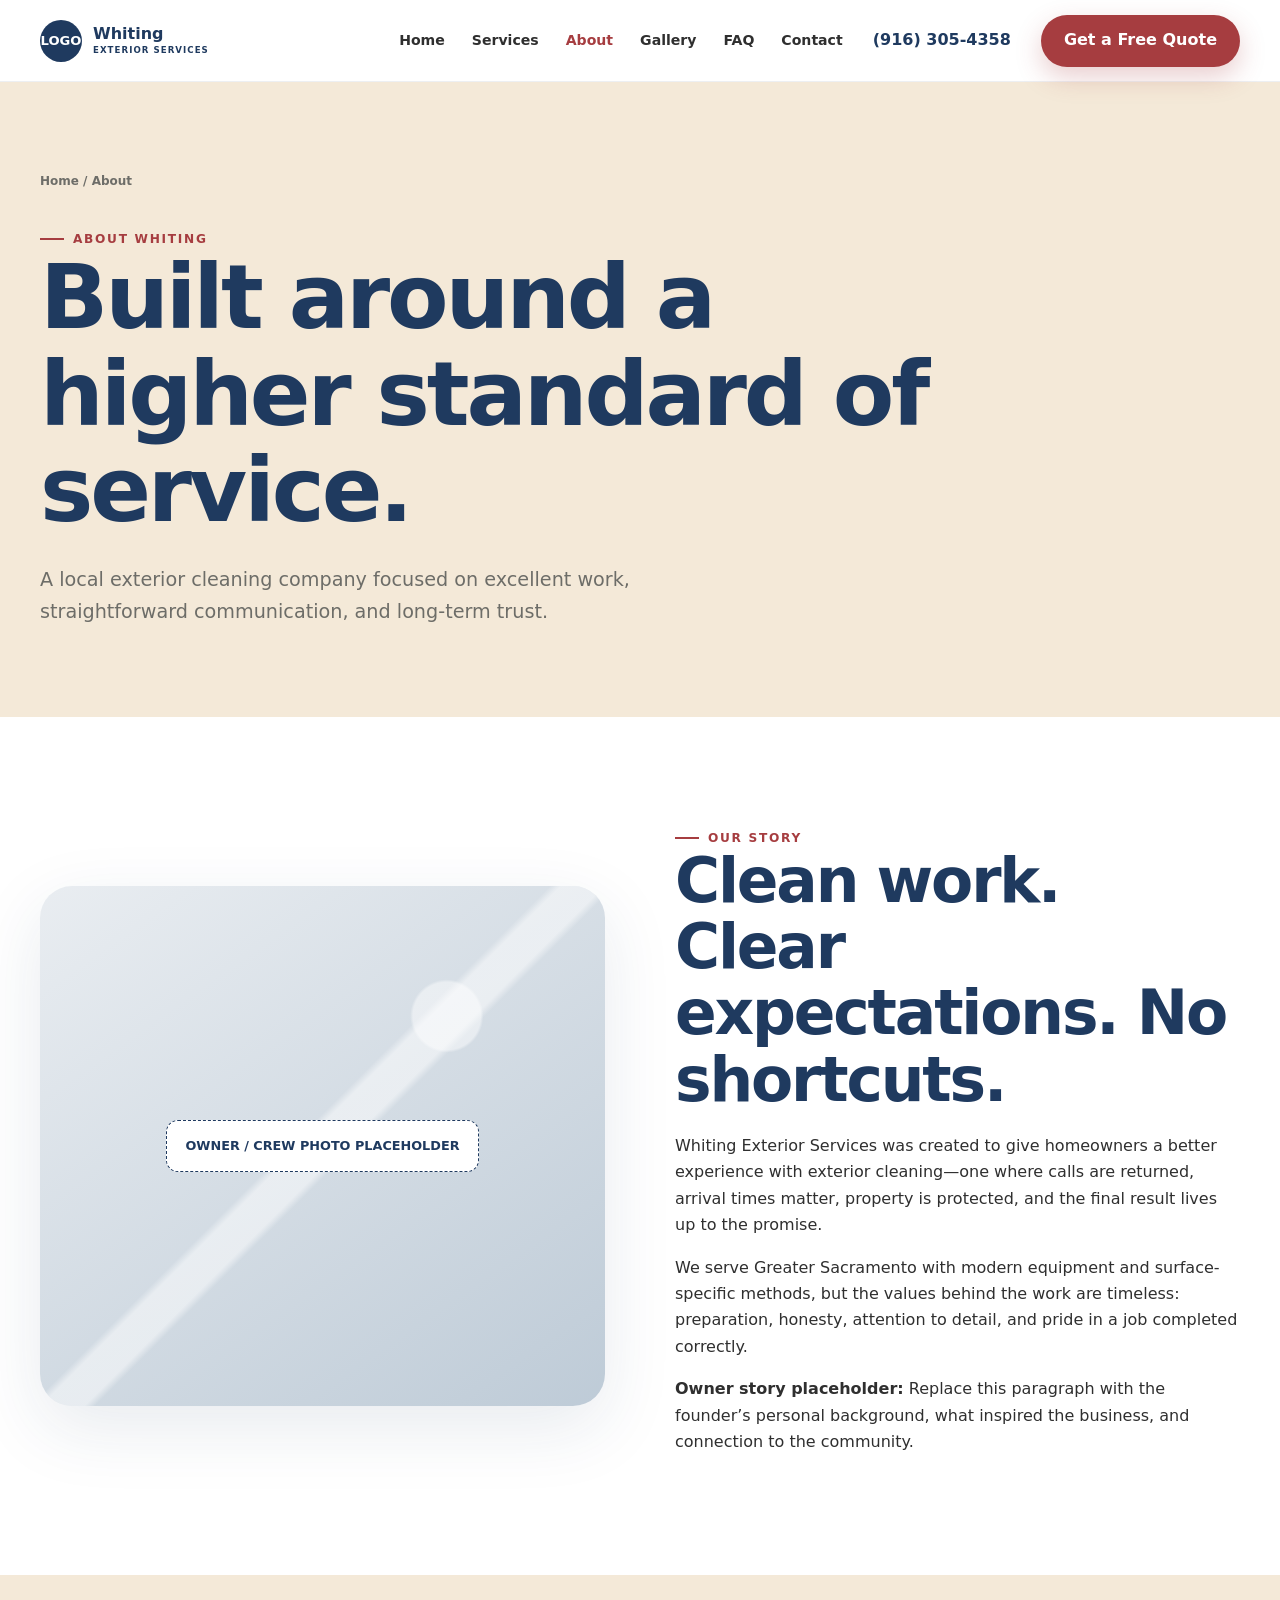
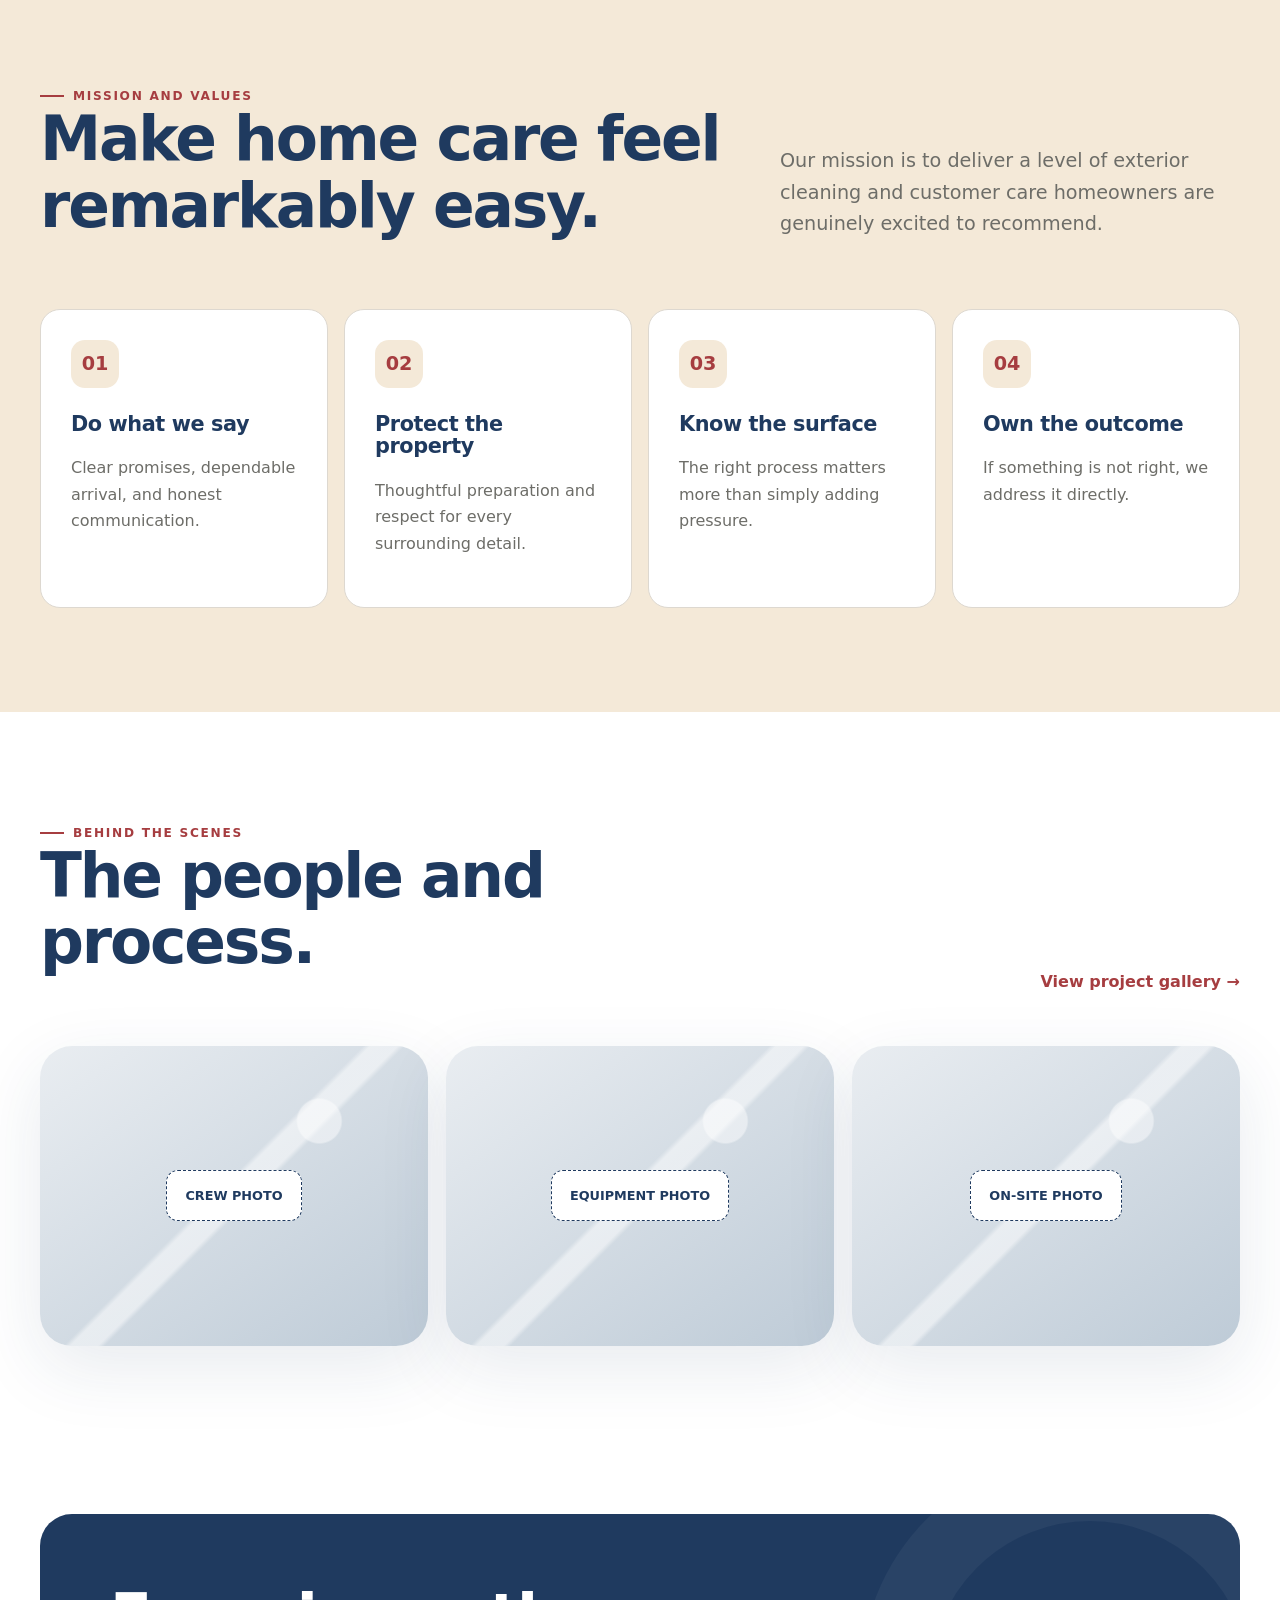
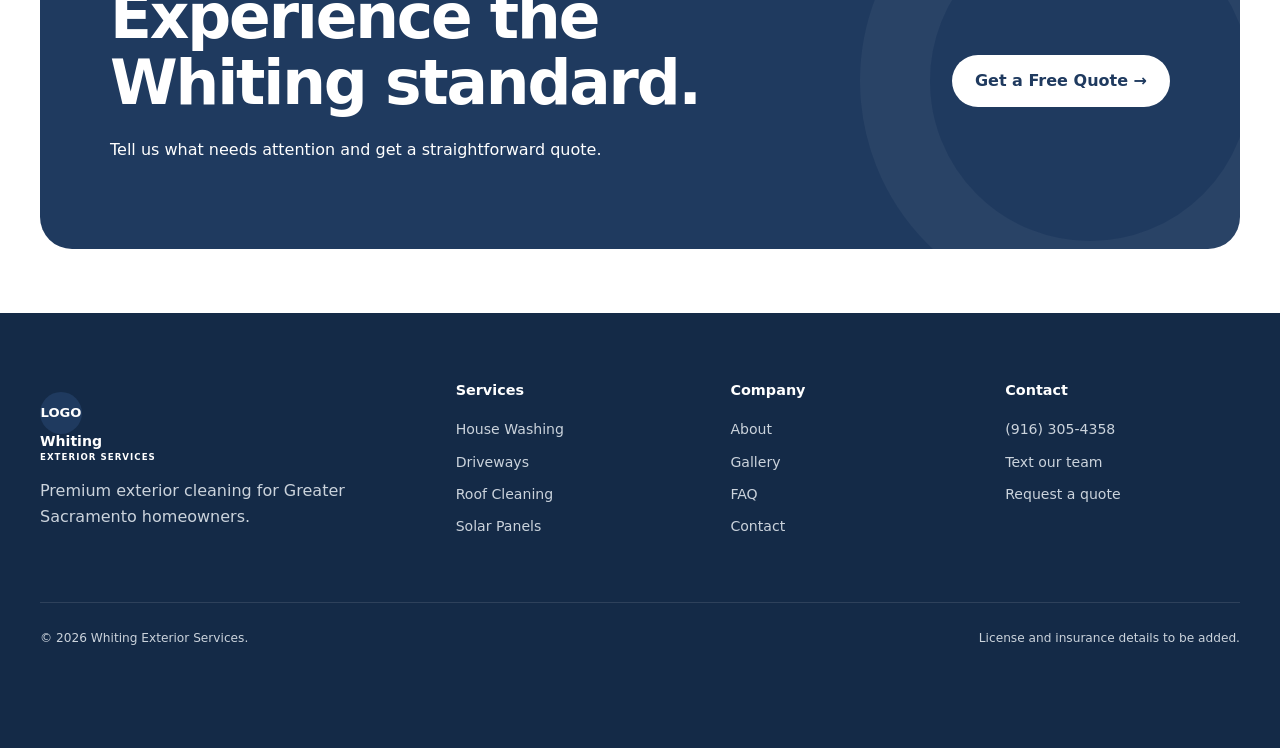
<file: about.html>
<!doctype html><html lang="en"><head><meta charset="utf-8"><meta name="viewport" content="width=device-width,initial-scale=1"><title>About Whiting Exterior Services | Greater Sacramento</title><meta name="description" content="Learn about Whiting Exterior Services, our mission, values, and commitment to premium exterior cleaning in Greater Sacramento."><link rel="stylesheet" href="assets/css/site.css"><script defer src="assets/js/site.js"></script></head><body><header class="site-header"><div class="wrap header-inner"><a class="logo" href="index.html"><span class="logo-mark">LOGO</span><span>Whiting<small>EXTERIOR SERVICES</small></span></a><nav class="nav"><a href="index.html">Home</a><a href="services.html">Services</a><a aria-current="page" href="about.html">About</a><a href="gallery.html">Gallery</a><a href="faq.html">FAQ</a><a href="contact.html">Contact</a></nav><a class="header-phone" href="tel:+19163054358">(916) 305-4358</a><a class="btn btn-primary" href="quote.html">Get a Free Quote</a><button class="menu" aria-expanded="false">☰</button></div></header><main><section class="page-hero"><div class="wrap"><div class="breadcrumb"><a href="index.html">Home</a> / About</div><span class="eyebrow">About Whiting</span><h1>Built around a higher standard of service.</h1><p class="lead">A local exterior cleaning company focused on excellent work, straightforward communication, and long-term trust.</p></div></section><section class="section"><div class="wrap split"><div class="media-placeholder owner-placeholder reveal"><span class="placeholder-label">OWNER / CREW PHOTO PLACEHOLDER</span></div><div class="reveal"><span class="eyebrow">Our story</span><h2>Clean work. Clear expectations. No shortcuts.</h2><p>Whiting Exterior Services was created to give homeowners a better experience with exterior cleaning—one where calls are returned, arrival times matter, property is protected, and the final result lives up to the promise.</p><p>We serve Greater Sacramento with modern equipment and surface-specific methods, but the values behind the work are timeless: preparation, honesty, attention to detail, and pride in a job completed correctly.</p><p><strong>Owner story placeholder:</strong> Replace this paragraph with the founder’s personal background, what inspired the business, and connection to the community.</p></div></div></section><section class="section cream"><div class="wrap"><div class="heading-row"><div><span class="eyebrow">Mission and values</span><h2>Make home care feel remarkably easy.</h2></div><p class="lead">Our mission is to deliver a level of exterior cleaning and customer care homeowners are genuinely excited to recommend.</p></div><div class="grid-4"><article class="card"><div class="icon">01</div><h3>Do what we say</h3><p>Clear promises, dependable arrival, and honest communication.</p></article><article class="card"><div class="icon">02</div><h3>Protect the property</h3><p>Thoughtful preparation and respect for every surrounding detail.</p></article><article class="card"><div class="icon">03</div><h3>Know the surface</h3><p>The right process matters more than simply adding pressure.</p></article><article class="card"><div class="icon">04</div><h3>Own the outcome</h3><p>If something is not right, we address it directly.</p></article></div></div></section><section class="section"><div class="wrap"><div class="heading-row"><div><span class="eyebrow">Behind the scenes</span><h2>The people and process.</h2></div><a class="text-link" href="gallery.html">View project gallery →</a></div><div class="ba-grid"><div class="media-placeholder" style="min-height:300px"><span class="placeholder-label">CREW PHOTO</span></div><div class="media-placeholder" style="min-height:300px"><span class="placeholder-label">EQUIPMENT PHOTO</span></div><div class="media-placeholder" style="min-height:300px"><span class="placeholder-label">ON-SITE PHOTO</span></div></div></div></section><section class="section-sm"><div class="wrap"><div class="cta"><div><h2>Experience the Whiting standard.</h2><p>Tell us what needs attention and get a straightforward quote.</p></div><a class="btn btn-light" href="quote.html">Get a Free Quote →</a></div></div></section></main><div class="mobile-actions"><a href="tel:+19163054358">Call Now</a><a href="quote.html">Free Quote</a></div></body></html>
</file>
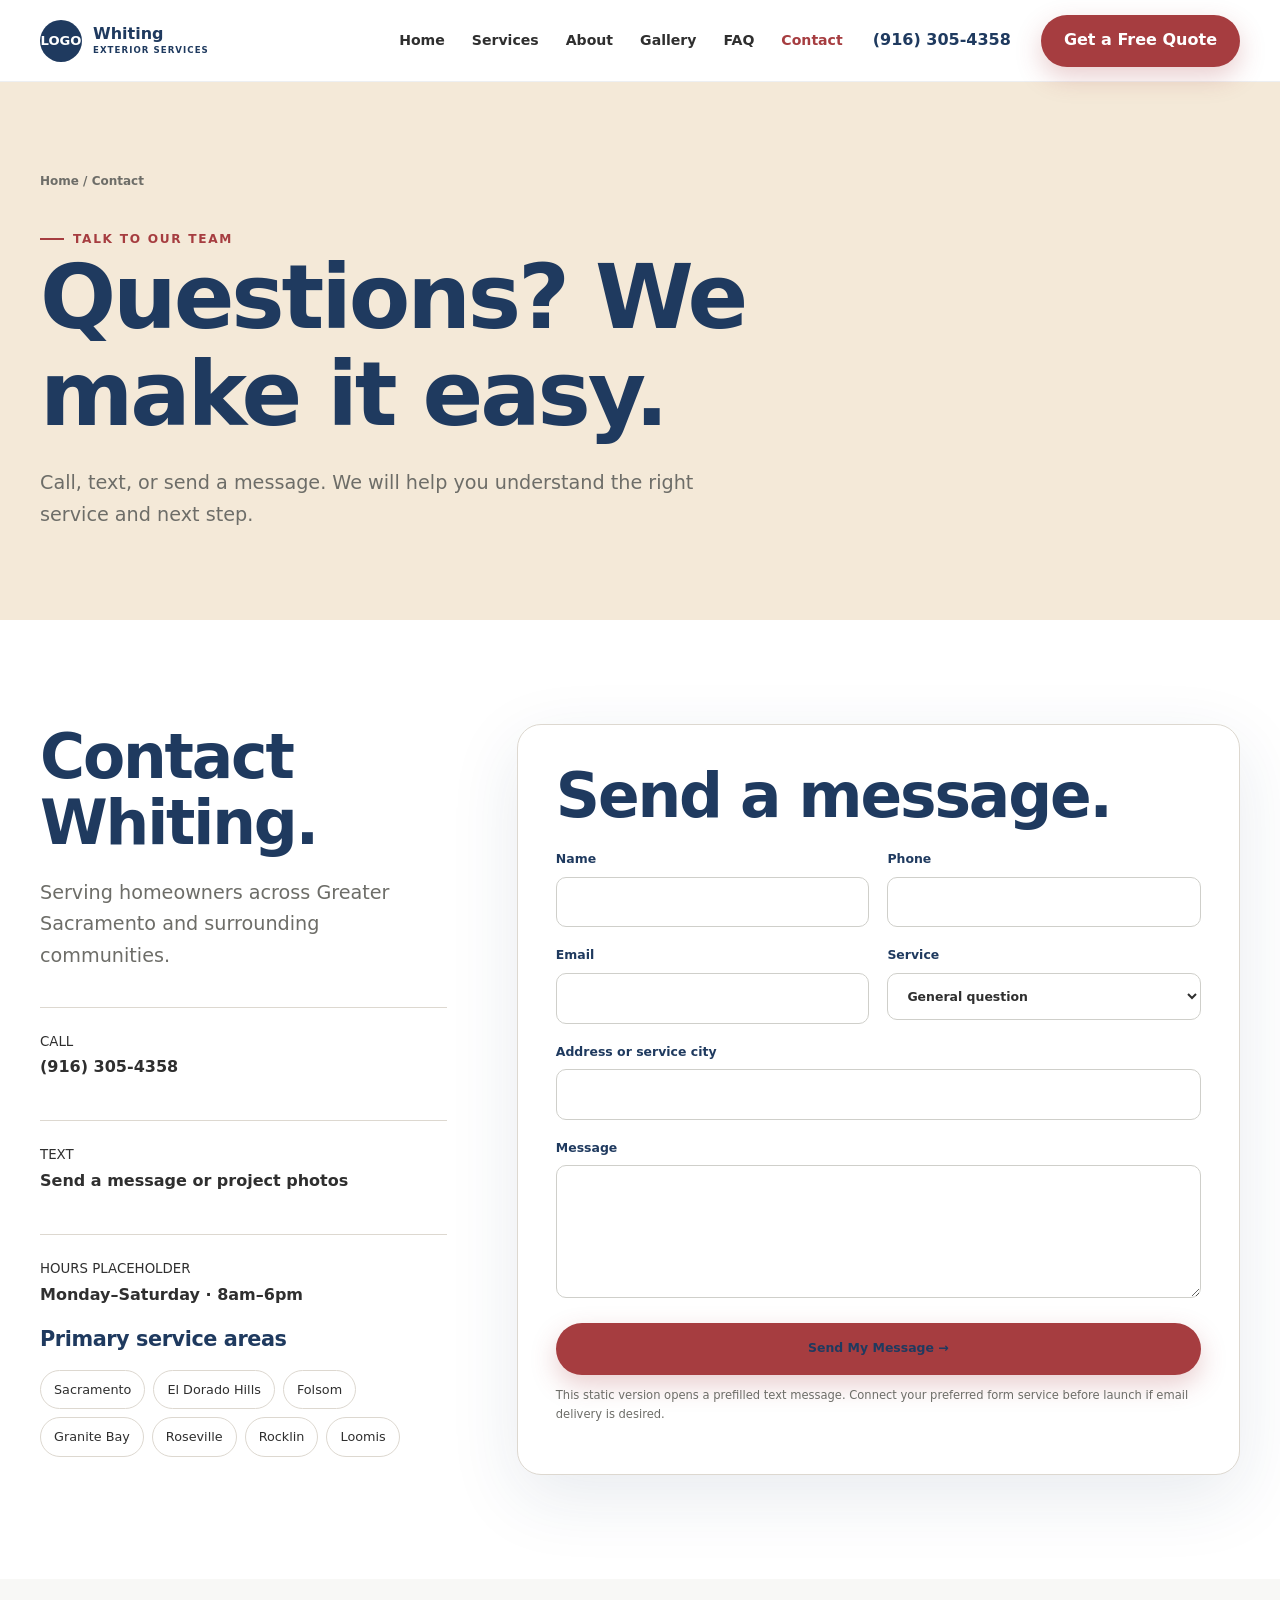
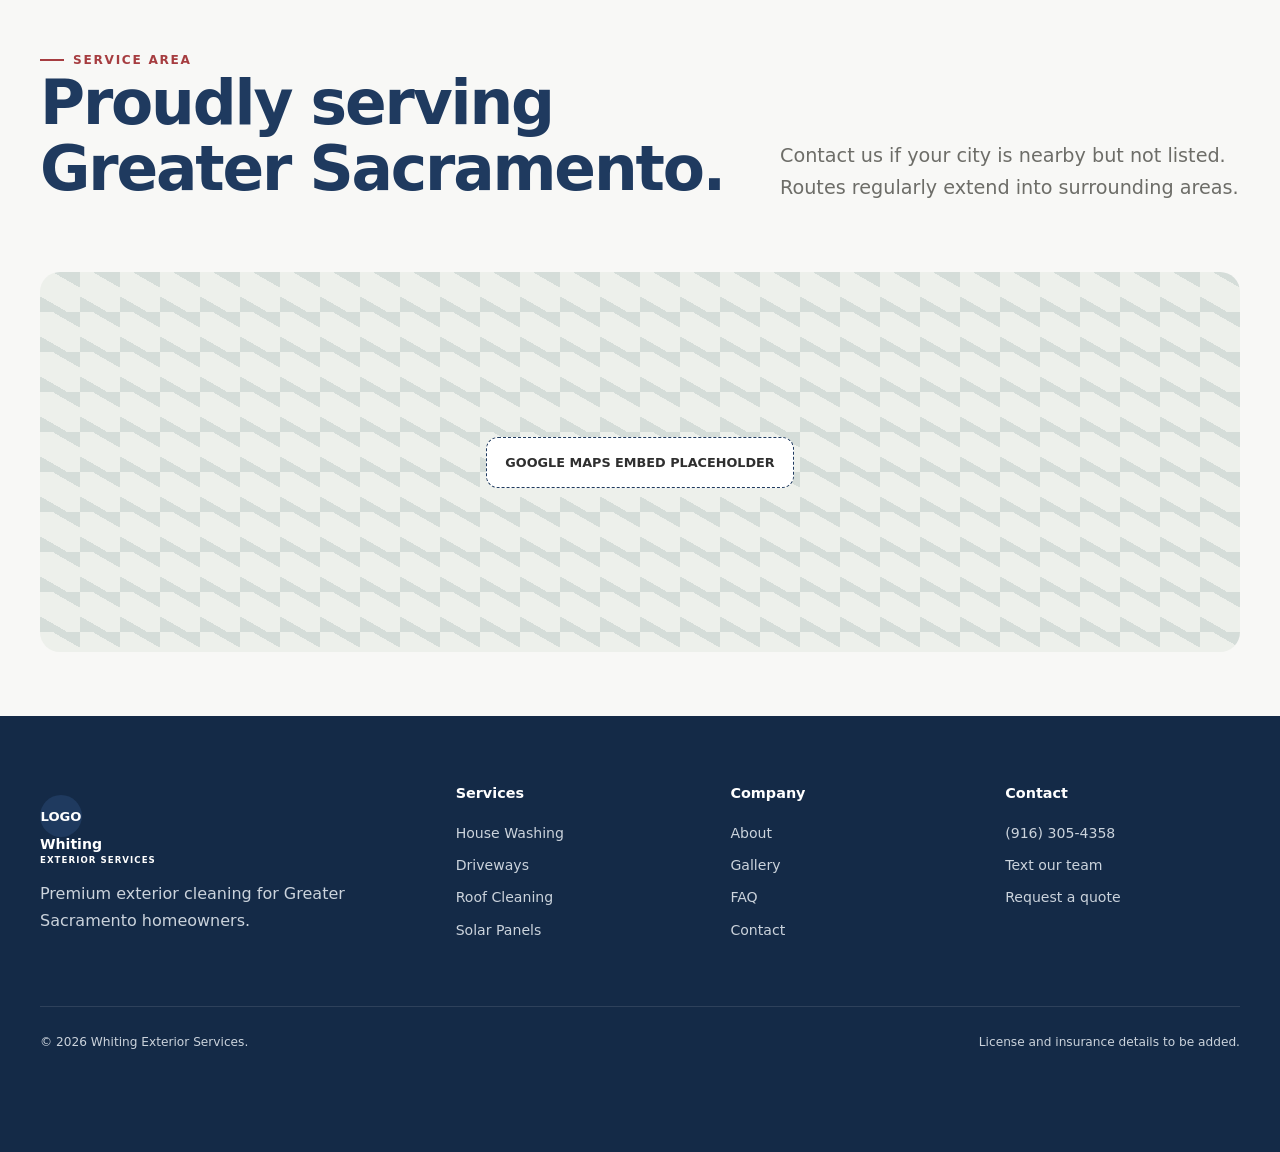
<file: contact.html>
<!doctype html><html lang="en"><head><meta charset="utf-8"><meta name="viewport" content="width=device-width,initial-scale=1"><title>Contact Whiting Exterior Services | Call (916) 305-4358</title><meta name="description" content="Contact Whiting Exterior Services for pressure washing and exterior cleaning across Greater Sacramento. Call, text, or request a free quote."><link rel="stylesheet" href="assets/css/site.css"><script defer src="assets/js/site.js"></script></head><body><header class="site-header"><div class="wrap header-inner"><a class="logo" href="index.html"><span class="logo-mark">LOGO</span><span>Whiting<small>EXTERIOR SERVICES</small></span></a><nav class="nav"><a href="index.html">Home</a><a href="services.html">Services</a><a href="about.html">About</a><a href="gallery.html">Gallery</a><a href="faq.html">FAQ</a><a aria-current="page" href="contact.html">Contact</a></nav><a class="header-phone" href="tel:+19163054358">(916) 305-4358</a><a class="btn btn-primary" href="quote.html">Get a Free Quote</a><button class="menu" aria-expanded="false">☰</button></div></header><main><section class="page-hero"><div class="wrap"><div class="breadcrumb"><a href="index.html">Home</a> / Contact</div><span class="eyebrow">Talk to our team</span><h1>Questions? We make it easy.</h1><p class="lead">Call, text, or send a message. We will help you understand the right service and next step.</p></div></section><section class="section"><div class="wrap contact-grid"><div><h2>Contact Whiting.</h2><p class="lead">Serving homeowners across Greater Sacramento and surrounding communities.</p><div class="contact-list"><a href="tel:+19163054358"><small>CALL</small><br><strong>(916) 305-4358</strong></a><a href="sms:+19163054358"><small>TEXT</small><br><strong>Send a message or project photos</strong></a><div><small>HOURS PLACEHOLDER</small><br><strong>Monday–Saturday · 8am–6pm</strong></div></div><h3>Primary service areas</h3><div class="area-chips"><span>Sacramento</span><span>El Dorado Hills</span><span>Folsom</span><span>Granite Bay</span><span>Roseville</span><span>Rocklin</span><span>Loomis</span></div></div><form class="form" data-quote-form><h2>Send a message.</h2><div class="form-grid"><label class="field">Name<input required name="name" autocomplete="name"></label><label class="field">Phone<input required name="phone" autocomplete="tel"></label><label class="field">Email<input type="email" name="email" autocomplete="email"></label><label class="field">Service<select name="service"><option>General question</option><option>House washing</option><option>Driveway cleaning</option><option>Roof cleaning</option><option>Window cleaning</option><option>Gutter cleaning</option><option>Solar panel cleaning</option><option>Commercial cleaning</option></select></label><label class="field full">Address or service city<input required name="address" autocomplete="street-address"></label><label class="field full">Message<textarea rows="5" name="notes"></textarea></label><button class="btn btn-primary field full" type="submit">Send My Message →</button></div><p class="form-note">This static version opens a prefilled text message. Connect your preferred form service before launch if email delivery is desired.</p></form></div></section><section class="section-sm mist"><div class="wrap"><div class="heading-row"><div><span class="eyebrow">Service area</span><h2>Proudly serving Greater Sacramento.</h2></div><p class="lead">Contact us if your city is nearby but not listed. Routes regularly extend into surrounding areas.</p></div><div class="map"><span class="placeholder-label">GOOGLE MAPS EMBED PLACEHOLDER</span></div></div></section></main><div class="mobile-actions"><a href="tel:+19163054358">Call Now</a><a href="quote.html">Free Quote</a></div></body></html>
</file>
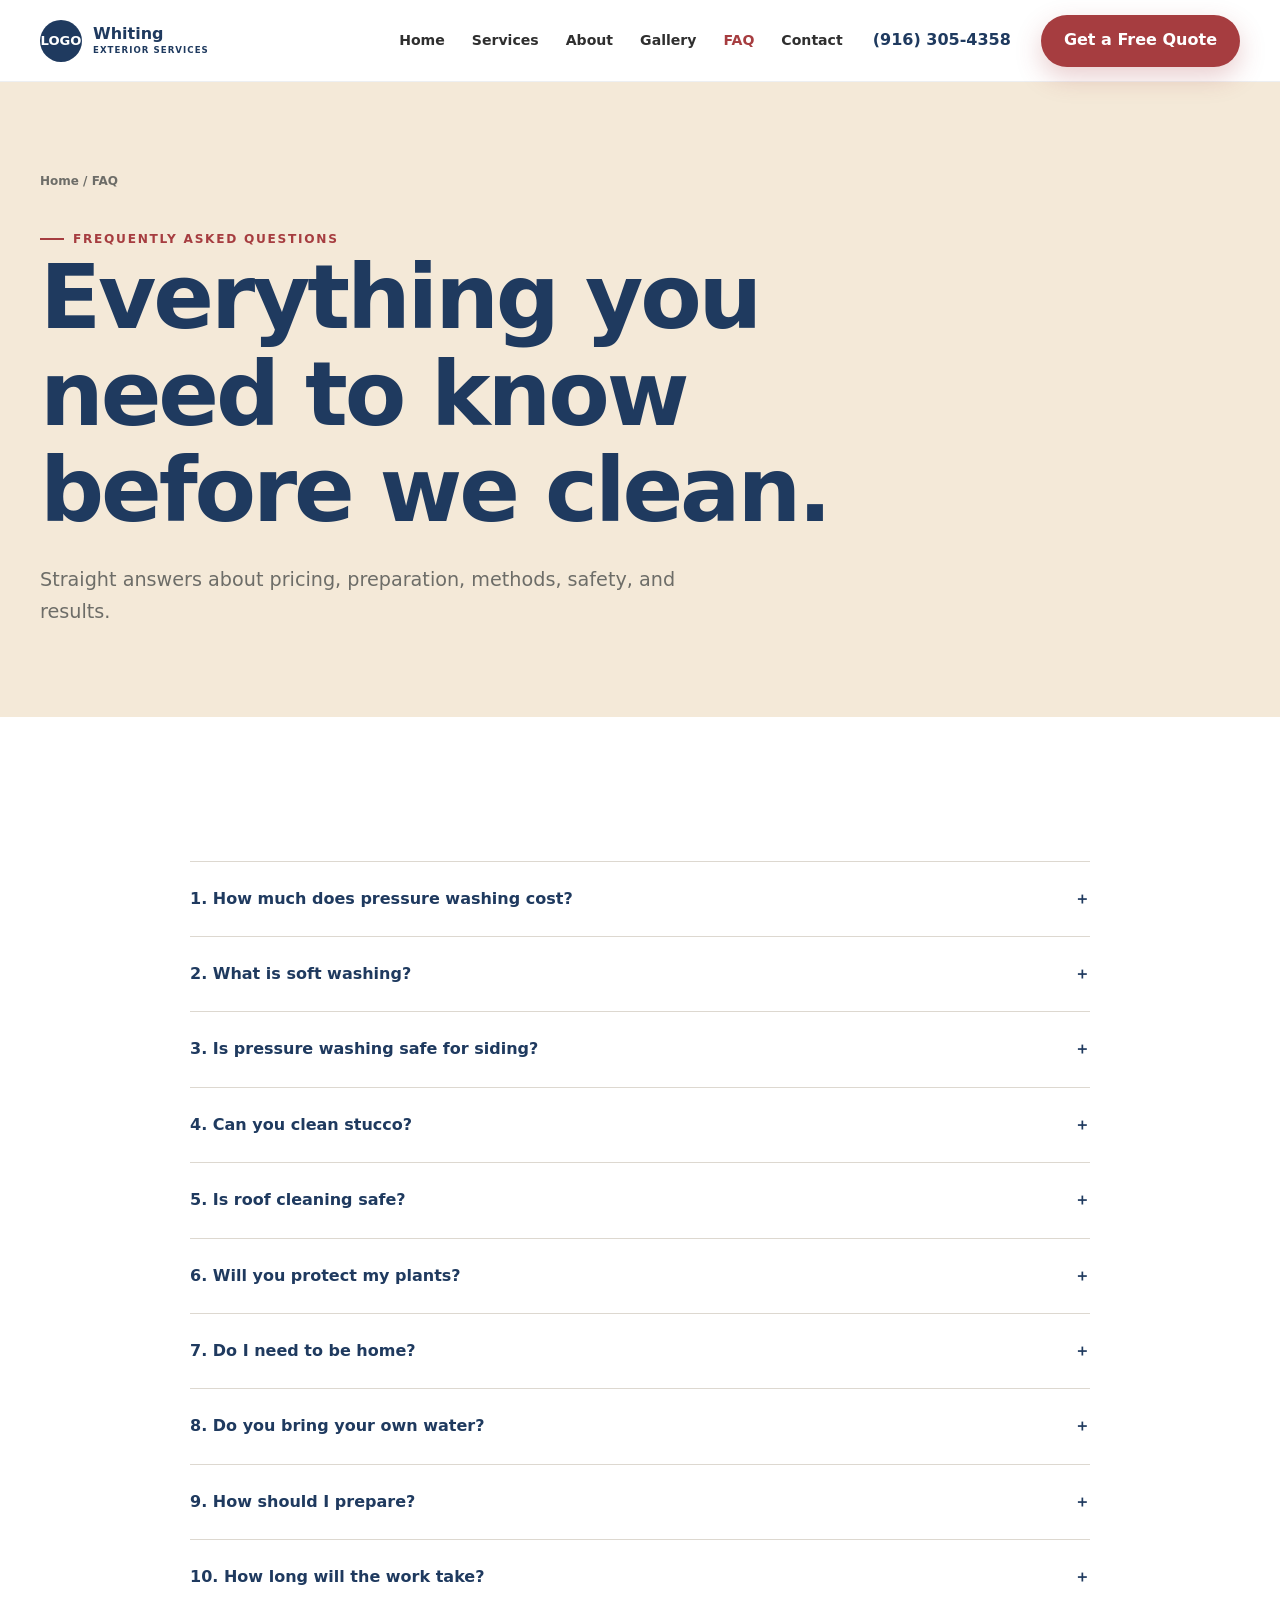
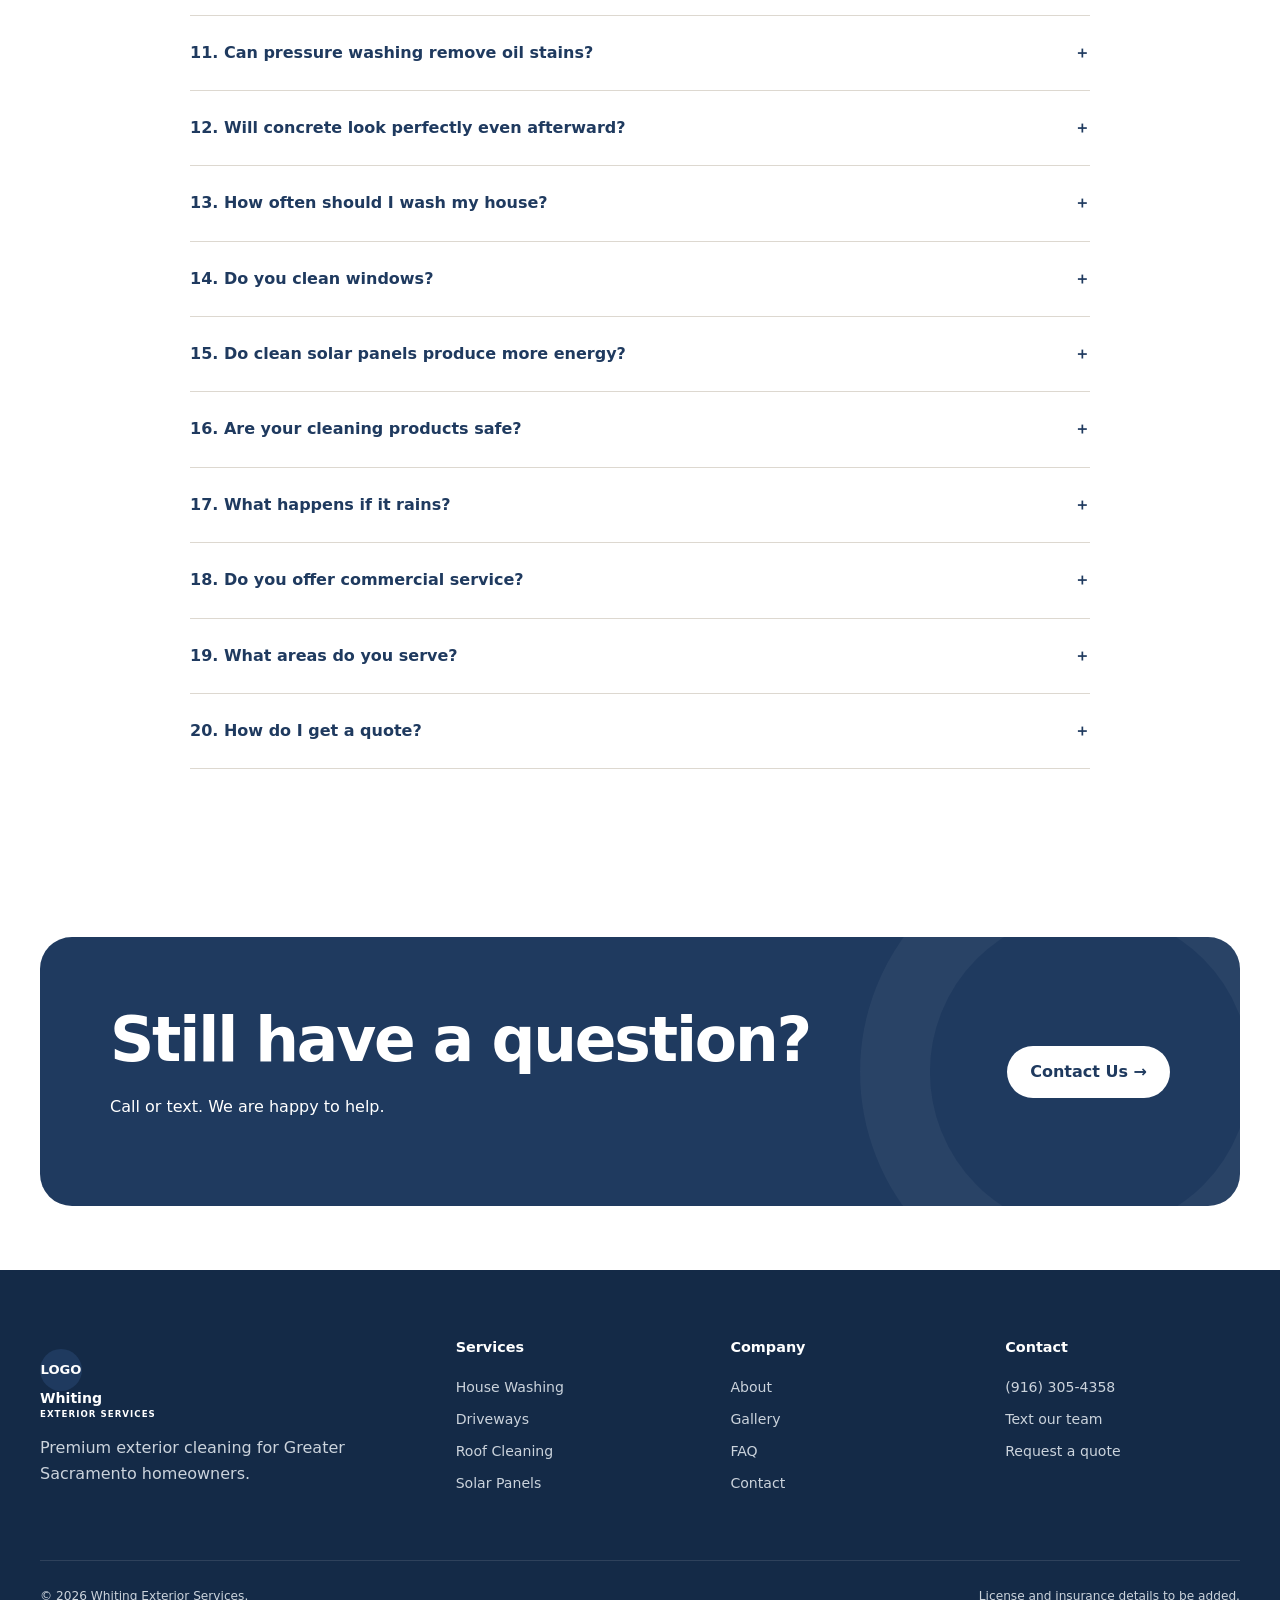
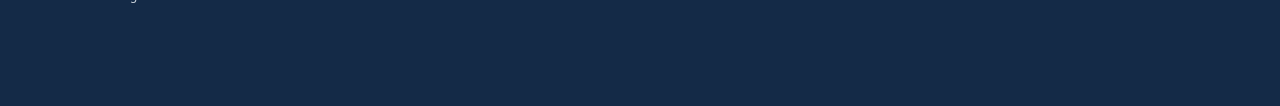
<file: faq.html>
<!doctype html><html lang="en"><head><meta charset="utf-8"><meta name="viewport" content="width=device-width,initial-scale=1"><title>Pressure Washing FAQ | Whiting Exterior Services</title><meta name="description" content="Answers to common questions about pressure washing, soft washing, roof cleaning, pricing, safety and scheduling in Greater Sacramento."><link rel="stylesheet" href="assets/css/site.css"><script defer src="assets/js/site.js"></script></head><body><header class="site-header"><div class="wrap header-inner"><a class="logo" href="index.html"><span class="logo-mark">LOGO</span><span>Whiting<small>EXTERIOR SERVICES</small></span></a><nav class="nav"><a href="index.html">Home</a><a href="services.html">Services</a><a href="about.html">About</a><a href="gallery.html">Gallery</a><a aria-current="page" href="faq.html">FAQ</a><a href="contact.html">Contact</a></nav><a class="header-phone" href="tel:+19163054358">(916) 305-4358</a><a class="btn btn-primary" href="quote.html">Get a Free Quote</a><button class="menu" aria-expanded="false">☰</button></div></header><main><section class="page-hero"><div class="wrap"><div class="breadcrumb"><a href="index.html">Home</a> / FAQ</div><span class="eyebrow">Frequently asked questions</span><h1>Everything you need to know before we clean.</h1><p class="lead">Straight answers about pricing, preparation, methods, safety, and results.</p></div></section><section class="section"><div class="wrap"><div class="faq-list">
<div class="faq-item"><button class="faq-q">1. How much does pressure washing cost?<span>＋</span></button><div class="faq-a">Pricing varies by surface, square footage, condition, access, and treatment. Request a free project-specific quote.</div></div><div class="faq-item"><button class="faq-q">2. What is soft washing?<span>＋</span></button><div class="faq-a">Soft washing uses low pressure and targeted cleaning solutions to treat organic growth on delicate exterior surfaces.</div></div><div class="faq-item"><button class="faq-q">3. Is pressure washing safe for siding?<span>＋</span></button><div class="faq-a">We typically soft wash siding to avoid forcing water behind panels or damaging finishes.</div></div><div class="faq-item"><button class="faq-q">4. Can you clean stucco?<span>＋</span></button><div class="faq-a">Yes. Stucco requires controlled pressure, appropriate chemistry, and careful rinsing.</div></div><div class="faq-item"><button class="faq-q">5. Is roof cleaning safe?<span>＋</span></button><div class="faq-a">Our roof process uses low pressure and avoids aggressive surface blasting. Final recommendations depend on roof condition and material.</div></div><div class="faq-item"><button class="faq-q">6. Will you protect my plants?<span>＋</span></button><div class="faq-a">Landscape protection is part of our preparation and rinsing process. Please identify particularly sensitive plants before service.</div></div><div class="faq-item"><button class="faq-q">7. Do I need to be home?<span>＋</span></button><div class="faq-a">Usually not, provided we have confirmed access, water availability, and project details.</div></div><div class="faq-item"><button class="faq-q">8. Do you bring your own water?<span>＋</span></button><div class="faq-a">Most residential work uses the property’s exterior water supply. Tell us if one is not available.</div></div><div class="faq-item"><button class="faq-q">9. How should I prepare?<span>＋</span></button><div class="faq-a">Close windows, move fragile items, clear work areas where possible, and keep pets inside.</div></div><div class="faq-item"><button class="faq-q">10. How long will the work take?<span>＋</span></button><div class="faq-a">Many residential projects take a few hours, while larger or bundled projects can take longer. We provide expectations when scheduling.</div></div><div class="faq-item"><button class="faq-q">11. Can pressure washing remove oil stains?<span>＋</span></button><div class="faq-a">It can improve many stains, but deep oil penetration may remain. Pre-treatment and stain age affect results.</div></div><div class="faq-item"><button class="faq-q">12. Will concrete look perfectly even afterward?<span>＋</span></button><div class="faq-a">Cleaning removes surface contamination but cannot reverse permanent discoloration, repairs, oxidation, or material variation.</div></div><div class="faq-item"><button class="faq-q">13. How often should I wash my house?<span>＋</span></button><div class="faq-a">Many homes benefit every one to two years, depending on shade, trees, irrigation, weather, and surrounding conditions.</div></div><div class="faq-item"><button class="faq-q">14. Do you clean windows?<span>＋</span></button><div class="faq-a">Yes. Exterior window cleaning can be scheduled alone or bundled with other services.</div></div><div class="faq-item"><button class="faq-q">15. Do clean solar panels produce more energy?<span>＋</span></button><div class="faq-a">Removing obstruction helps maximize light exposure, though performance impact varies by system and degree of soiling.</div></div><div class="faq-item"><button class="faq-q">16. Are your cleaning products safe?<span>＋</span></button><div class="faq-a">We use professional products according to label requirements, with property preparation and controlled application.</div></div><div class="faq-item"><button class="faq-q">17. What happens if it rains?<span>＋</span></button><div class="faq-a">Light weather may not stop work, but unsafe or severe conditions can require rescheduling. We communicate any changes.</div></div><div class="faq-item"><button class="faq-q">18. Do you offer commercial service?<span>＋</span></button><div class="faq-a">Yes. We quote storefronts, offices, multifamily properties, and managed sites.</div></div><div class="faq-item"><button class="faq-q">19. What areas do you serve?<span>＋</span></button><div class="faq-a">Greater Sacramento, El Dorado Hills, Folsom, Granite Bay, Roseville, Rocklin, Loomis, and nearby areas.</div></div><div class="faq-item"><button class="faq-q">20. How do I get a quote?<span>＋</span></button><div class="faq-a">Use our quote page, call, or text (916) 305-4358 with your address, desired services, and photos.</div></div>
</div></div></section><section class="section-sm"><div class="wrap"><div class="cta"><div><h2>Still have a question?</h2><p>Call or text. We are happy to help.</p></div><a class="btn btn-light" href="contact.html">Contact Us →</a></div></div></section></main><div class="mobile-actions"><a href="tel:+19163054358">Call Now</a><a href="quote.html">Free Quote</a></div></body></html>
</file>
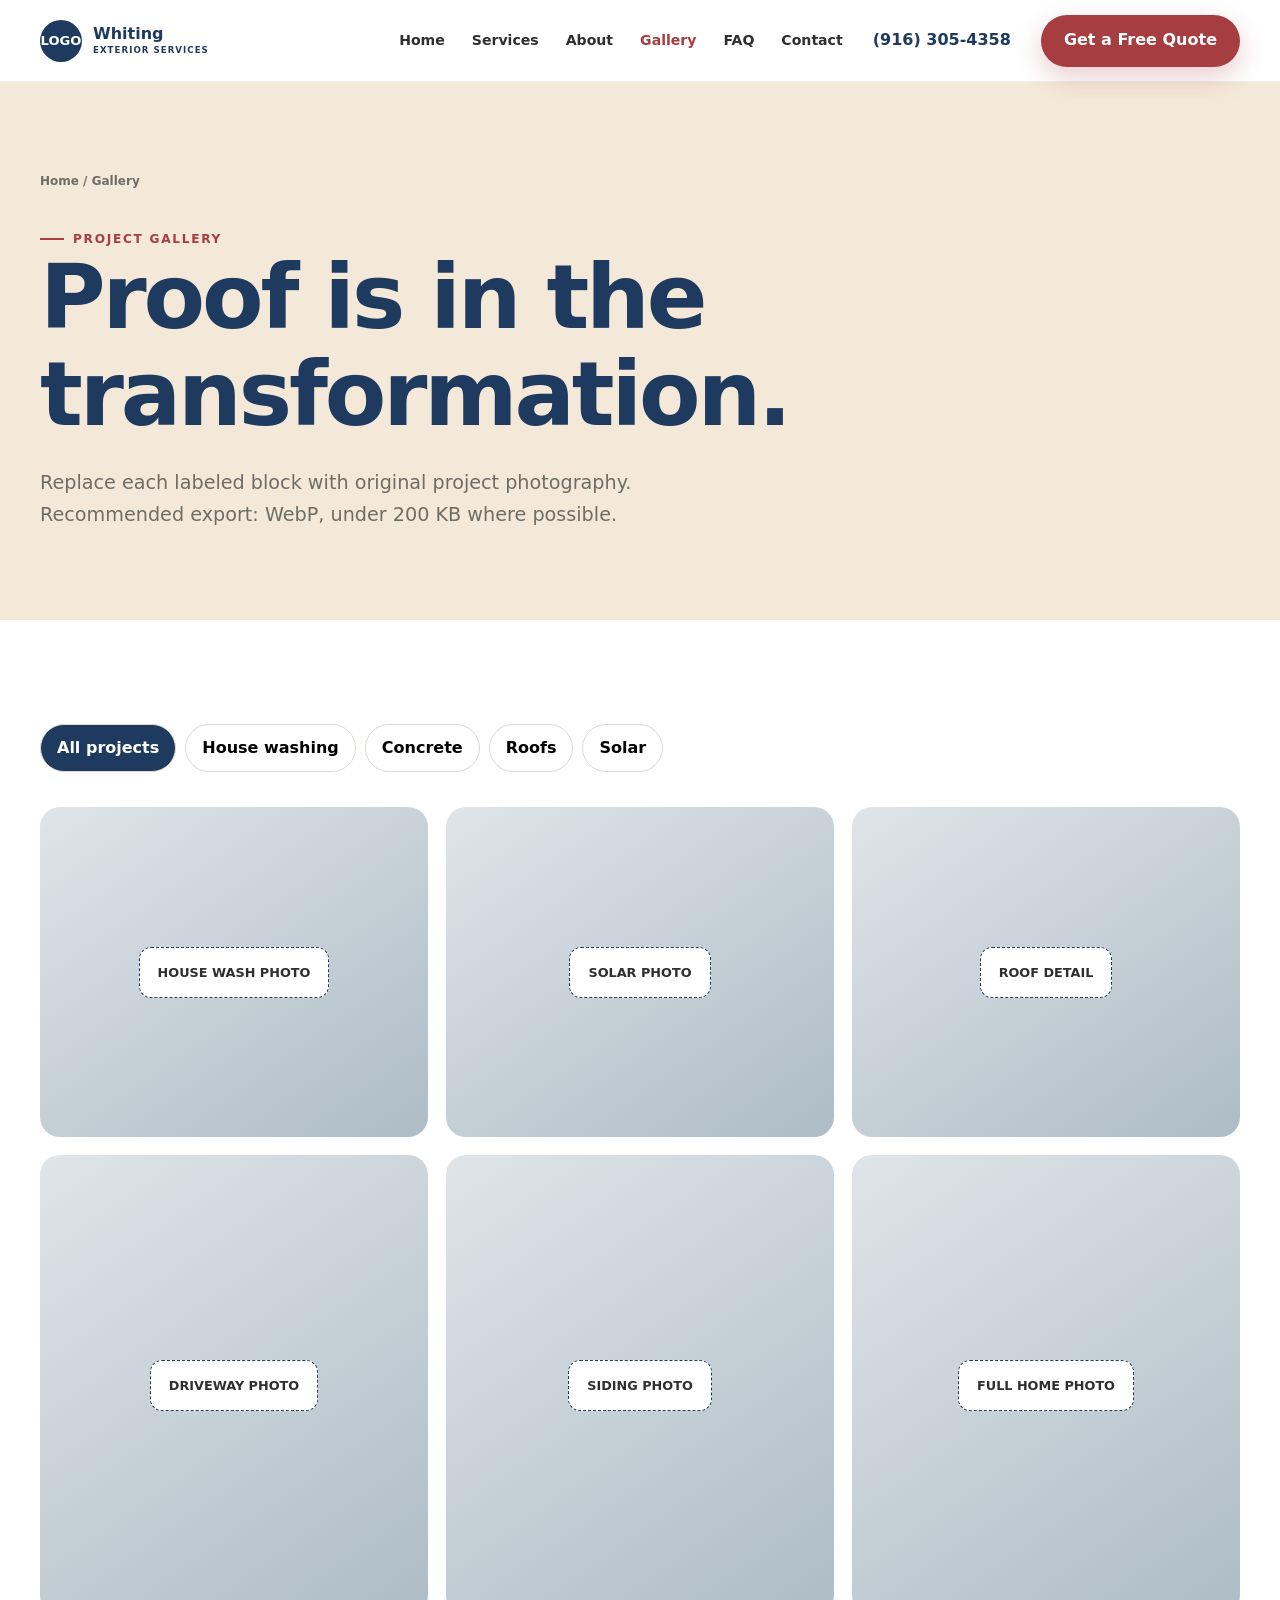
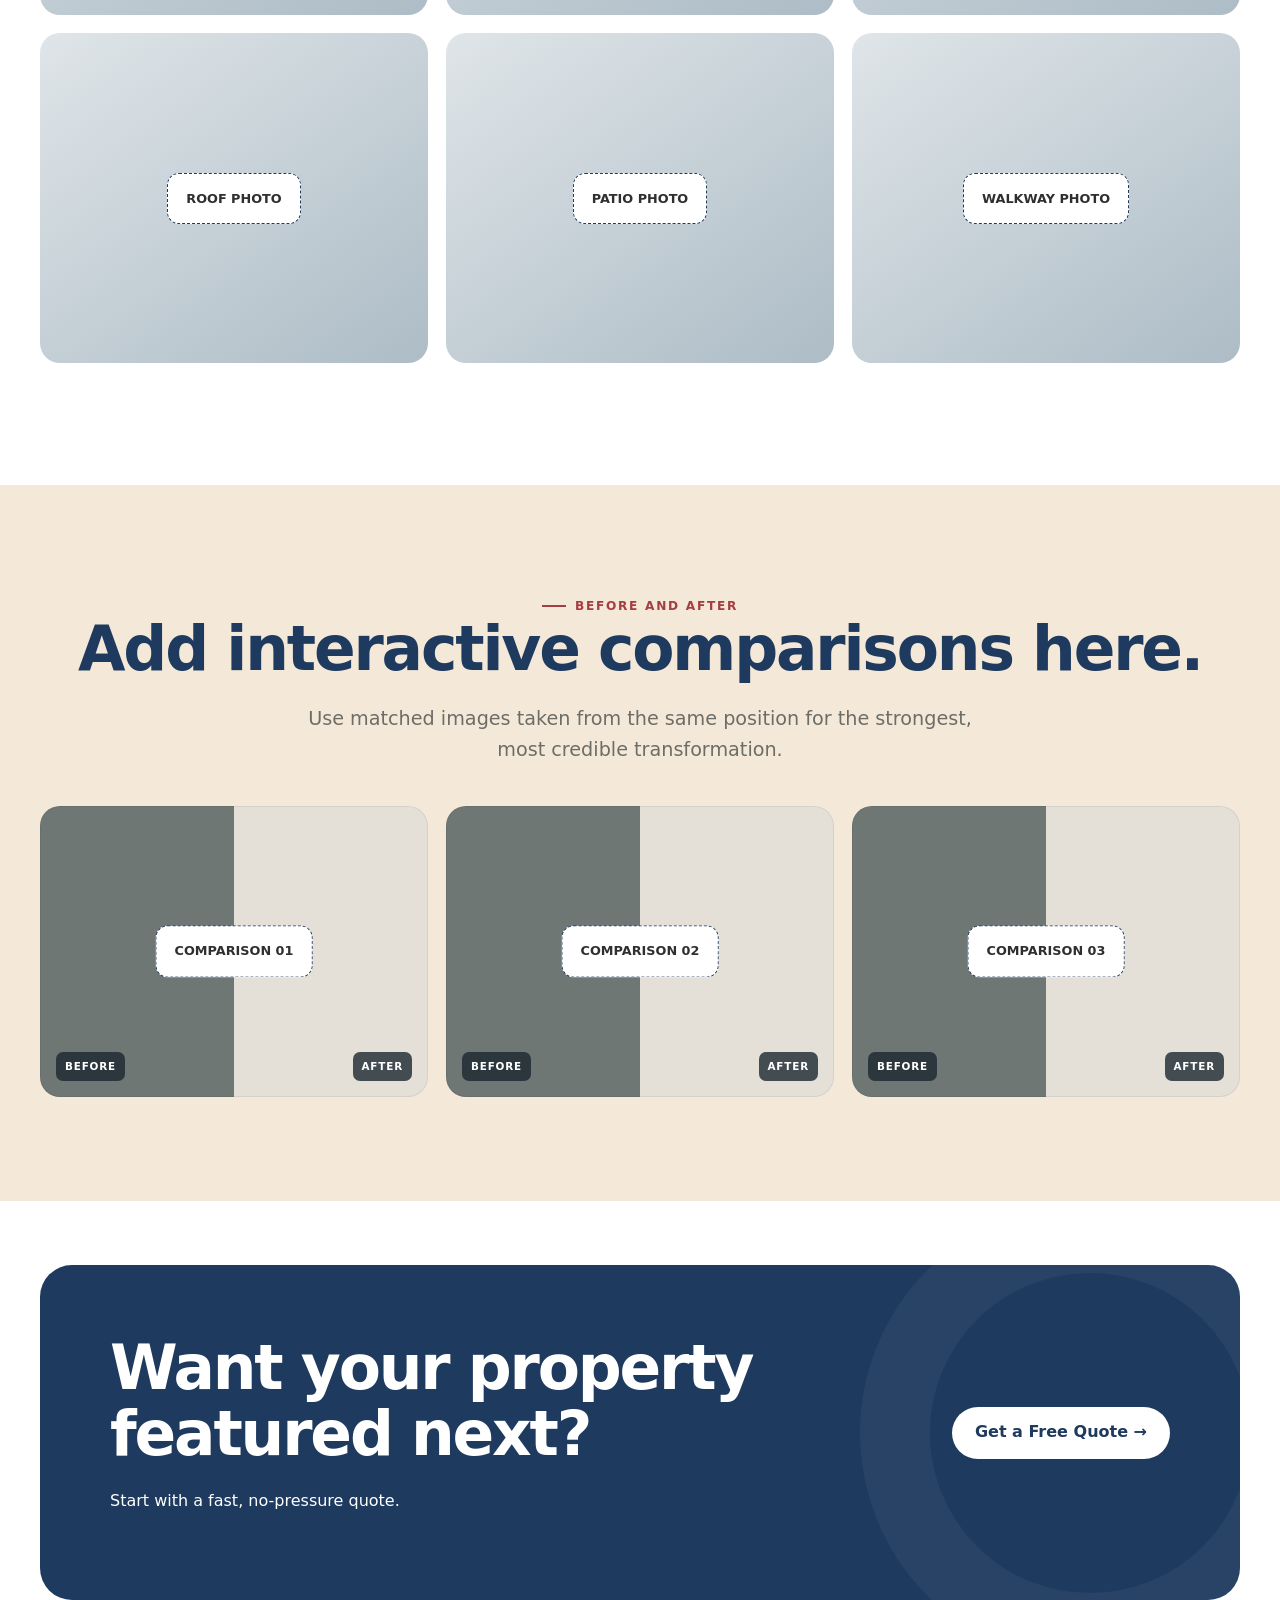
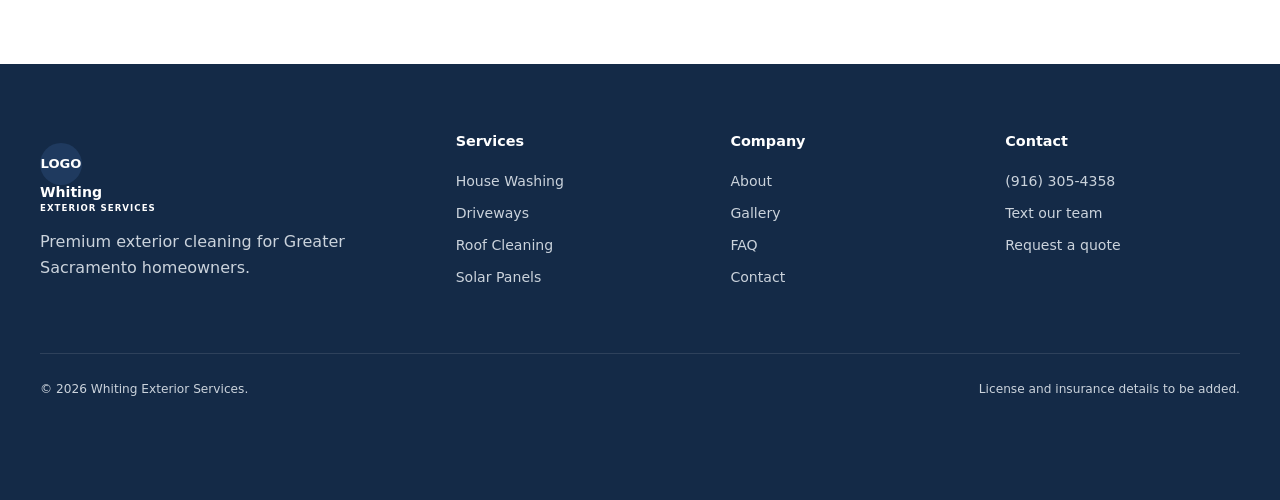
<file: gallery.html>
<!doctype html><html lang="en"><head><meta charset="utf-8"><meta name="viewport" content="width=device-width,initial-scale=1"><title>Before & After Gallery | Whiting Exterior Services</title><meta name="description" content="View pressure washing, house washing, roof, concrete and solar panel cleaning results from Whiting Exterior Services."><link rel="stylesheet" href="assets/css/site.css"><script defer src="assets/js/site.js"></script></head><body><header class="site-header"><div class="wrap header-inner"><a class="logo" href="index.html"><span class="logo-mark">LOGO</span><span>Whiting<small>EXTERIOR SERVICES</small></span></a><nav class="nav"><a href="index.html">Home</a><a href="services.html">Services</a><a href="about.html">About</a><a aria-current="page" href="gallery.html">Gallery</a><a href="faq.html">FAQ</a><a href="contact.html">Contact</a></nav><a class="header-phone" href="tel:+19163054358">(916) 305-4358</a><a class="btn btn-primary" href="quote.html">Get a Free Quote</a><button class="menu" aria-expanded="false">☰</button></div></header><main><section class="page-hero"><div class="wrap"><div class="breadcrumb"><a href="index.html">Home</a> / Gallery</div><span class="eyebrow">Project gallery</span><h1>Proof is in the transformation.</h1><p class="lead">Replace each labeled block with original project photography. Recommended export: WebP, under 200 KB where possible.</p></div></section><section class="section"><div class="wrap"><div class="filters" aria-label="Filter projects"><button class="filter active" data-filter="all">All projects</button><button class="filter" data-filter="house">House washing</button><button class="filter" data-filter="concrete">Concrete</button><button class="filter" data-filter="roof">Roofs</button><button class="filter" data-filter="solar">Solar</button></div><div class="masonry"><div class="gallery-item" data-type="house"><span class="placeholder-label">HOUSE WASH PHOTO</span></div><div class="gallery-item" data-type="concrete"><span class="placeholder-label">DRIVEWAY PHOTO</span></div><div class="gallery-item" data-type="roof"><span class="placeholder-label">ROOF PHOTO</span></div><div class="gallery-item" data-type="solar"><span class="placeholder-label">SOLAR PHOTO</span></div><div class="gallery-item" data-type="house"><span class="placeholder-label">SIDING PHOTO</span></div><div class="gallery-item" data-type="concrete"><span class="placeholder-label">PATIO PHOTO</span></div><div class="gallery-item" data-type="roof"><span class="placeholder-label">ROOF DETAIL</span></div><div class="gallery-item" data-type="house"><span class="placeholder-label">FULL HOME PHOTO</span></div><div class="gallery-item" data-type="concrete"><span class="placeholder-label">WALKWAY PHOTO</span></div></div></div></section><section class="section cream"><div class="wrap"><div class="center"><span class="eyebrow">Before and after</span><h2>Add interactive comparisons here.</h2><p class="lead" style="margin-inline:auto">Use matched images taken from the same position for the strongest, most credible transformation.</p></div><div class="ba-grid" style="margin-top:40px"><div class="ba"><span class="placeholder-label">COMPARISON 01</span></div><div class="ba"><span class="placeholder-label">COMPARISON 02</span></div><div class="ba"><span class="placeholder-label">COMPARISON 03</span></div></div></div></section><section class="section-sm"><div class="wrap"><div class="cta"><div><h2>Want your property featured next?</h2><p>Start with a fast, no-pressure quote.</p></div><a class="btn btn-light" href="quote.html">Get a Free Quote →</a></div></div></section></main><div class="mobile-actions"><a href="tel:+19163054358">Call Now</a><a href="quote.html">Free Quote</a></div></body></html>
</file>
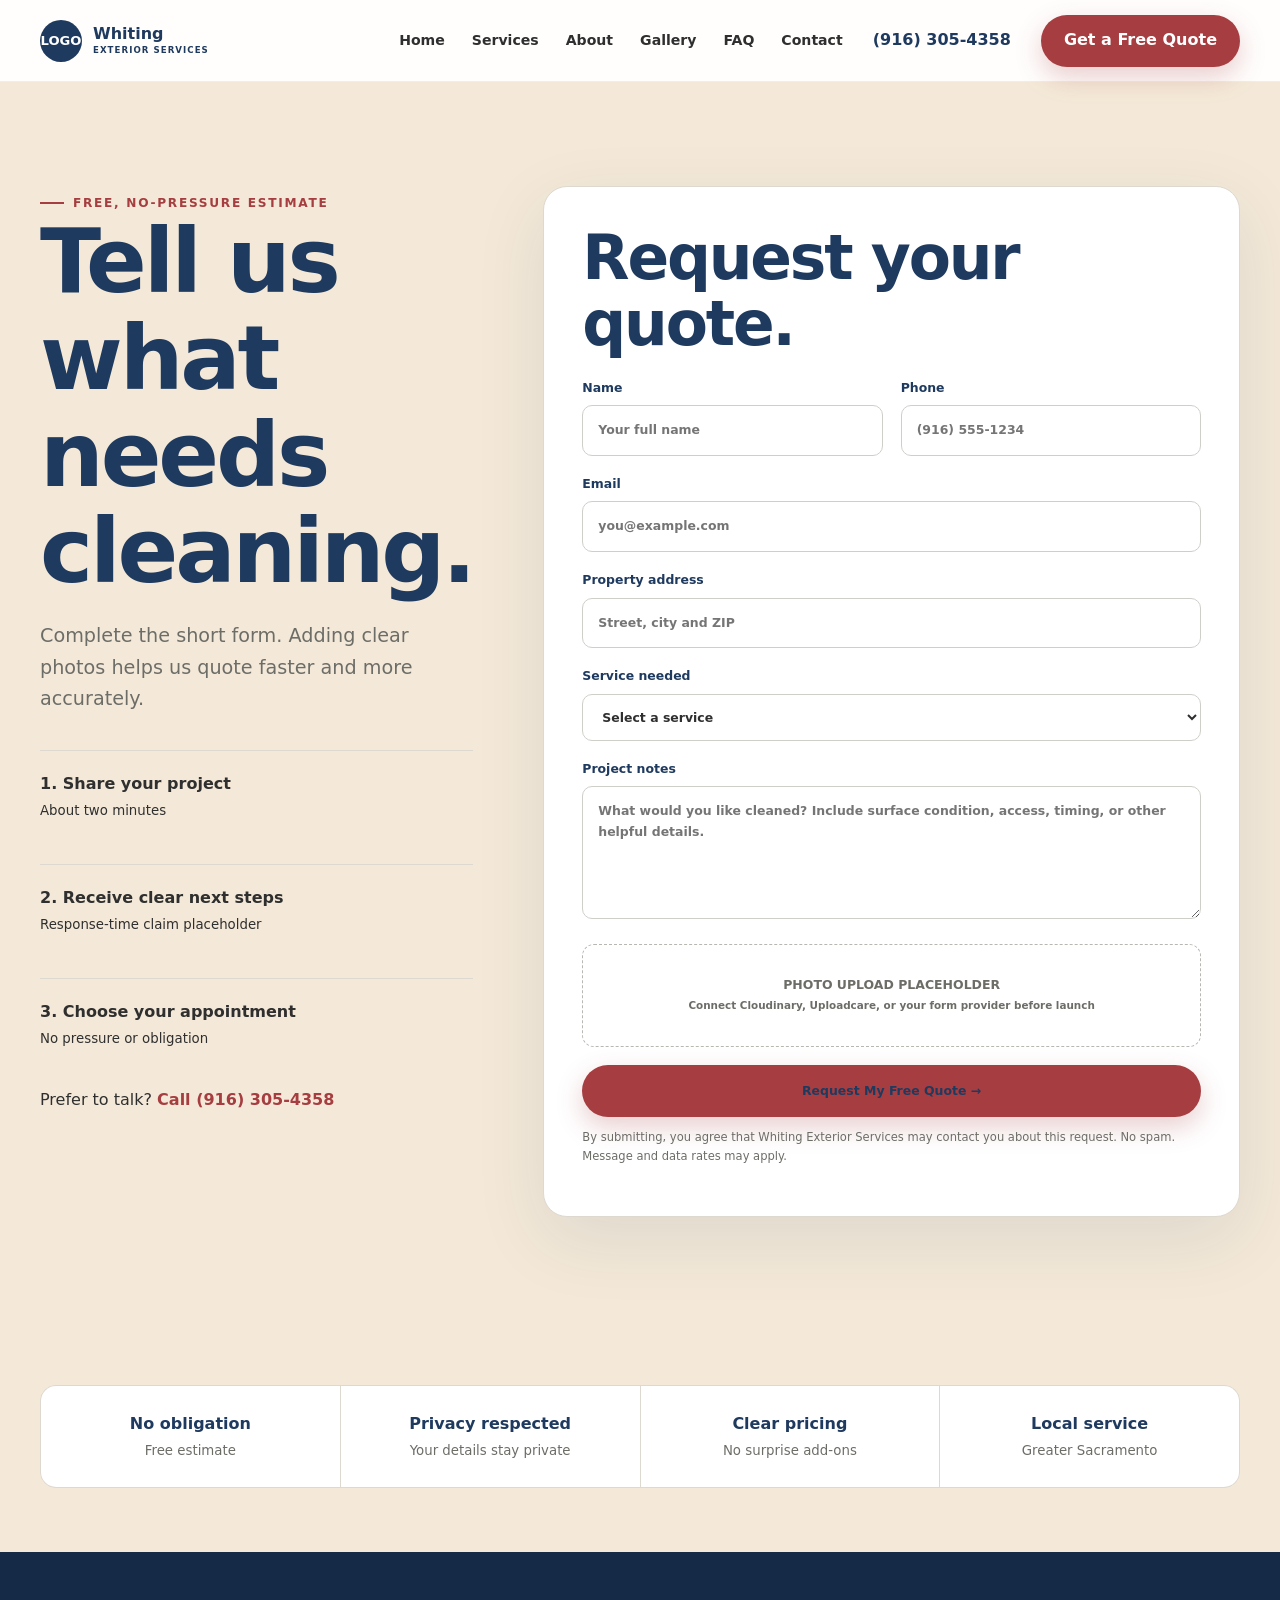
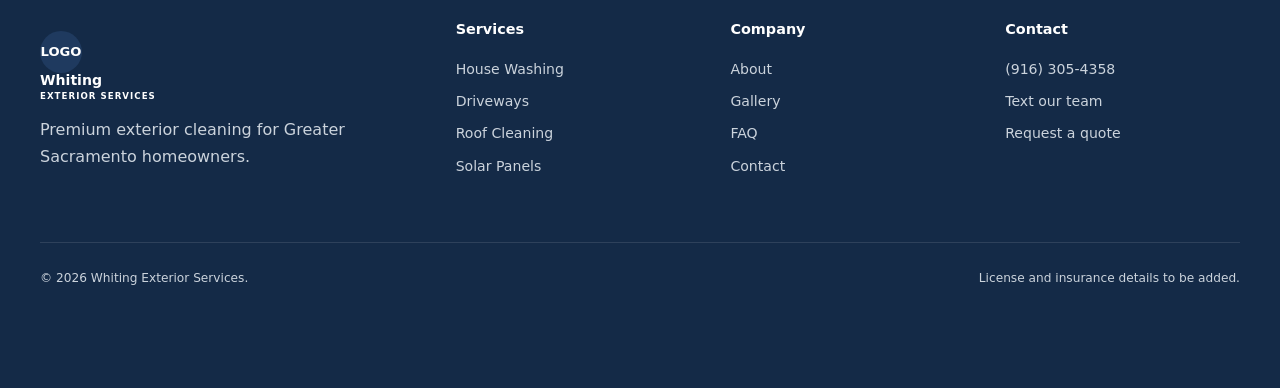
<file: quote.html>
<!doctype html><html lang="en"><head><meta charset="utf-8"><meta name="viewport" content="width=device-width,initial-scale=1"><title>Get a Free Exterior Cleaning Quote | Whiting Exterior Services</title><meta name="description" content="Request a fast, free pressure washing or exterior cleaning quote from Whiting Exterior Services in Greater Sacramento."><link rel="stylesheet" href="assets/css/site.css"><script defer src="assets/js/site.js"></script></head><body class="cream"><header class="site-header"><div class="wrap header-inner"><a class="logo" href="index.html"><span class="logo-mark">LOGO</span><span>Whiting<small>EXTERIOR SERVICES</small></span></a><nav class="nav"><a href="index.html">Home</a><a href="services.html">Services</a><a href="about.html">About</a><a href="gallery.html">Gallery</a><a href="faq.html">FAQ</a><a href="contact.html">Contact</a></nav><a class="header-phone" href="tel:+19163054358">(916) 305-4358</a><a class="btn btn-primary" aria-current="page" href="quote.html">Get a Free Quote</a><button class="menu" aria-expanded="false">☰</button></div></header><main><section class="section"><div class="wrap contact-grid"><div><span class="eyebrow">Free, no-pressure estimate</span><h1>Tell us what needs cleaning.</h1><p class="lead">Complete the short form. Adding clear photos helps us quote faster and more accurately.</p><div class="contact-list"><div><strong>1. Share your project</strong><br><small>About two minutes</small></div><div><strong>2. Receive clear next steps</strong><br><small>Response-time claim placeholder</small></div><div><strong>3. Choose your appointment</strong><br><small>No pressure or obligation</small></div></div><p>Prefer to talk? <a class="text-link" href="tel:+19163054358">Call (916) 305-4358</a></p></div><form class="form" data-quote-form><h2>Request your quote.</h2><div class="form-grid"><label class="field">Name<input required name="name" autocomplete="name" placeholder="Your full name"></label><label class="field">Phone<input required name="phone" autocomplete="tel" placeholder="(916) 555-1234"></label><label class="field full">Email<input required type="email" name="email" autocomplete="email" placeholder="you@example.com"></label><label class="field full">Property address<input required name="address" autocomplete="street-address" placeholder="Street, city and ZIP"></label><label class="field full">Service needed<select required name="service"><option value="">Select a service</option><option>House washing</option><option>Driveway cleaning</option><option>Roof cleaning</option><option>Window cleaning</option><option>Gutter cleaning</option><option>Solar panel cleaning</option><option>Commercial cleaning</option><option>Multiple services</option><option>Not sure</option></select></label><label class="field full">Project notes<textarea rows="5" name="notes" placeholder="What would you like cleaned? Include surface condition, access, timing, or other helpful details."></textarea></label><div class="field full upload"><strong>PHOTO UPLOAD PLACEHOLDER</strong><br><small>Connect Cloudinary, Uploadcare, or your form provider before launch</small></div><button class="btn btn-primary field full" type="submit">Request My Free Quote →</button></div><p class="form-note">By submitting, you agree that Whiting Exterior Services may contact you about this request. No spam. Message and data rates may apply.</p></form></div></section><section class="section-sm"><div class="wrap badges"><div class="badge">No obligation<small>Free estimate</small></div><div class="badge">Privacy respected<small>Your details stay private</small></div><div class="badge">Clear pricing<small>No surprise add-ons</small></div><div class="badge">Local service<small>Greater Sacramento</small></div></div></section></main><div class="mobile-actions"><a href="tel:+19163054358">Call Now</a><a href="quote.html">Free Quote</a></div></body></html>
</file>
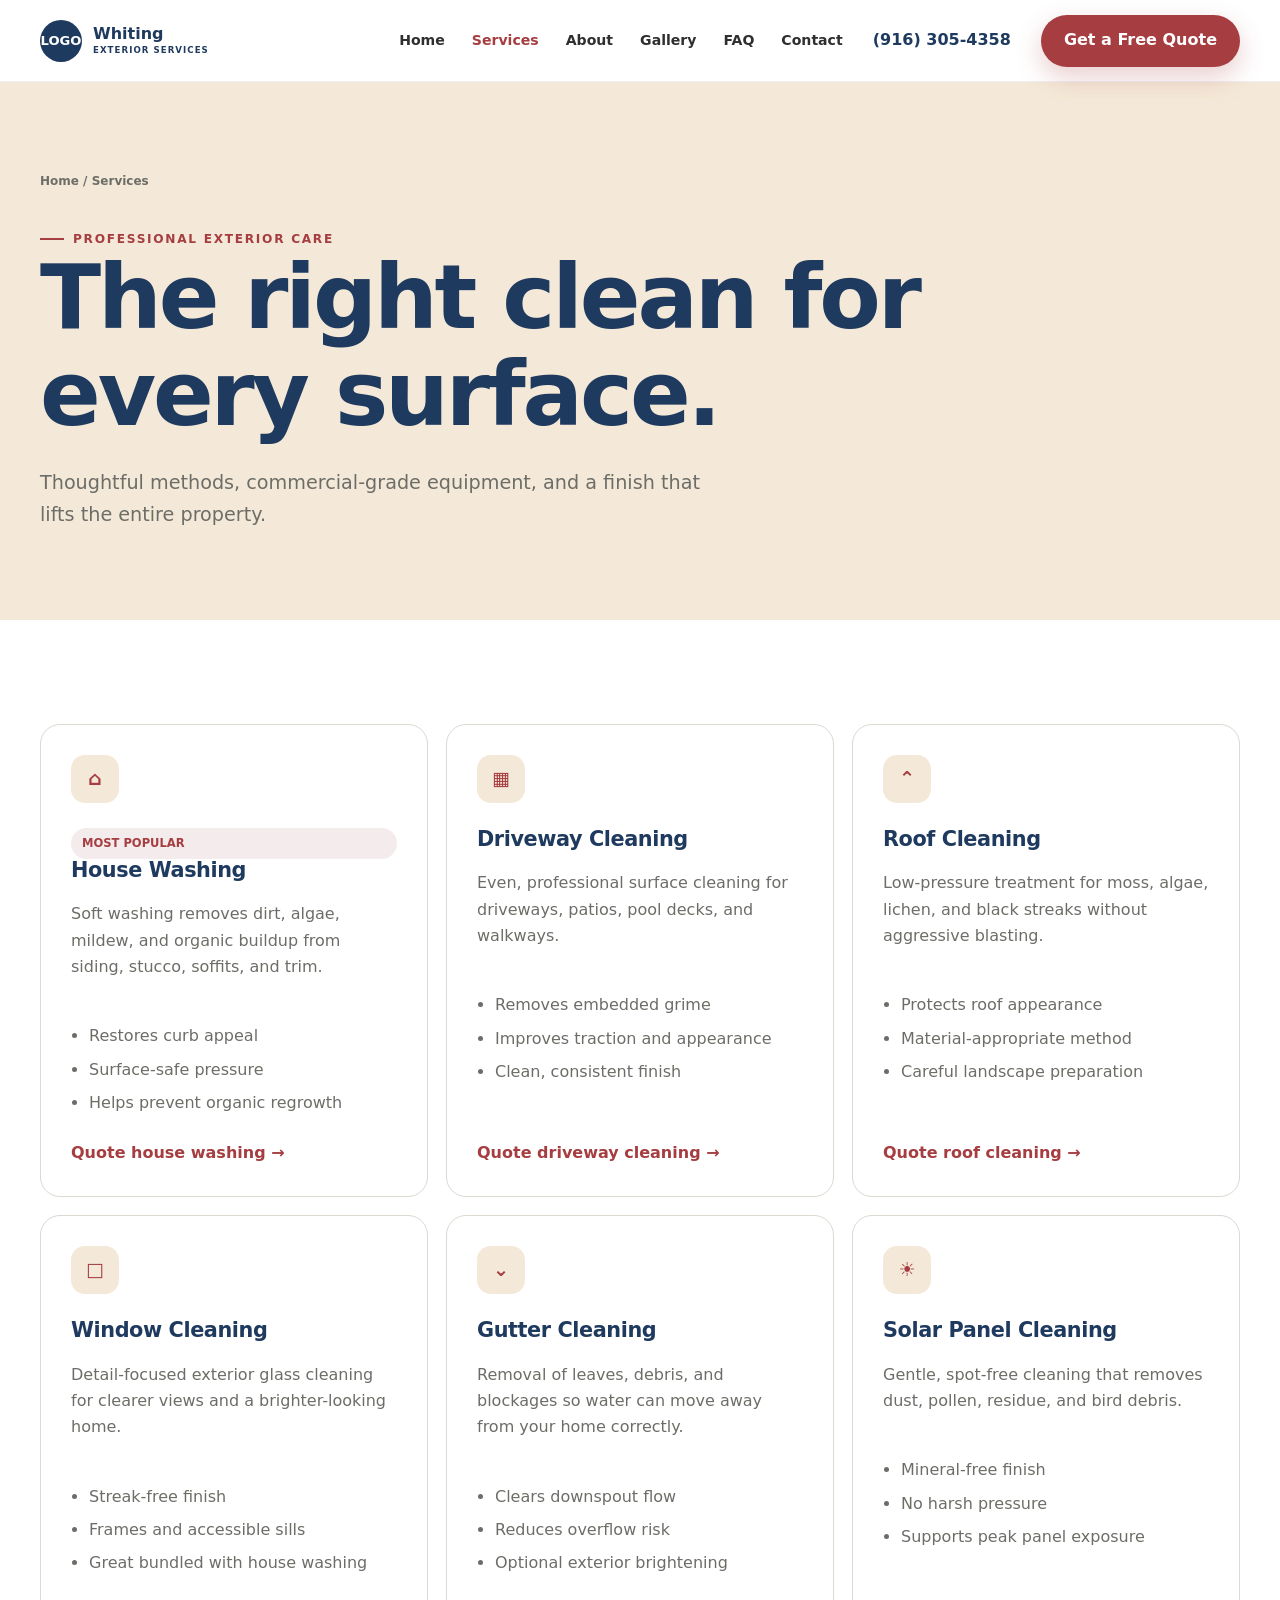
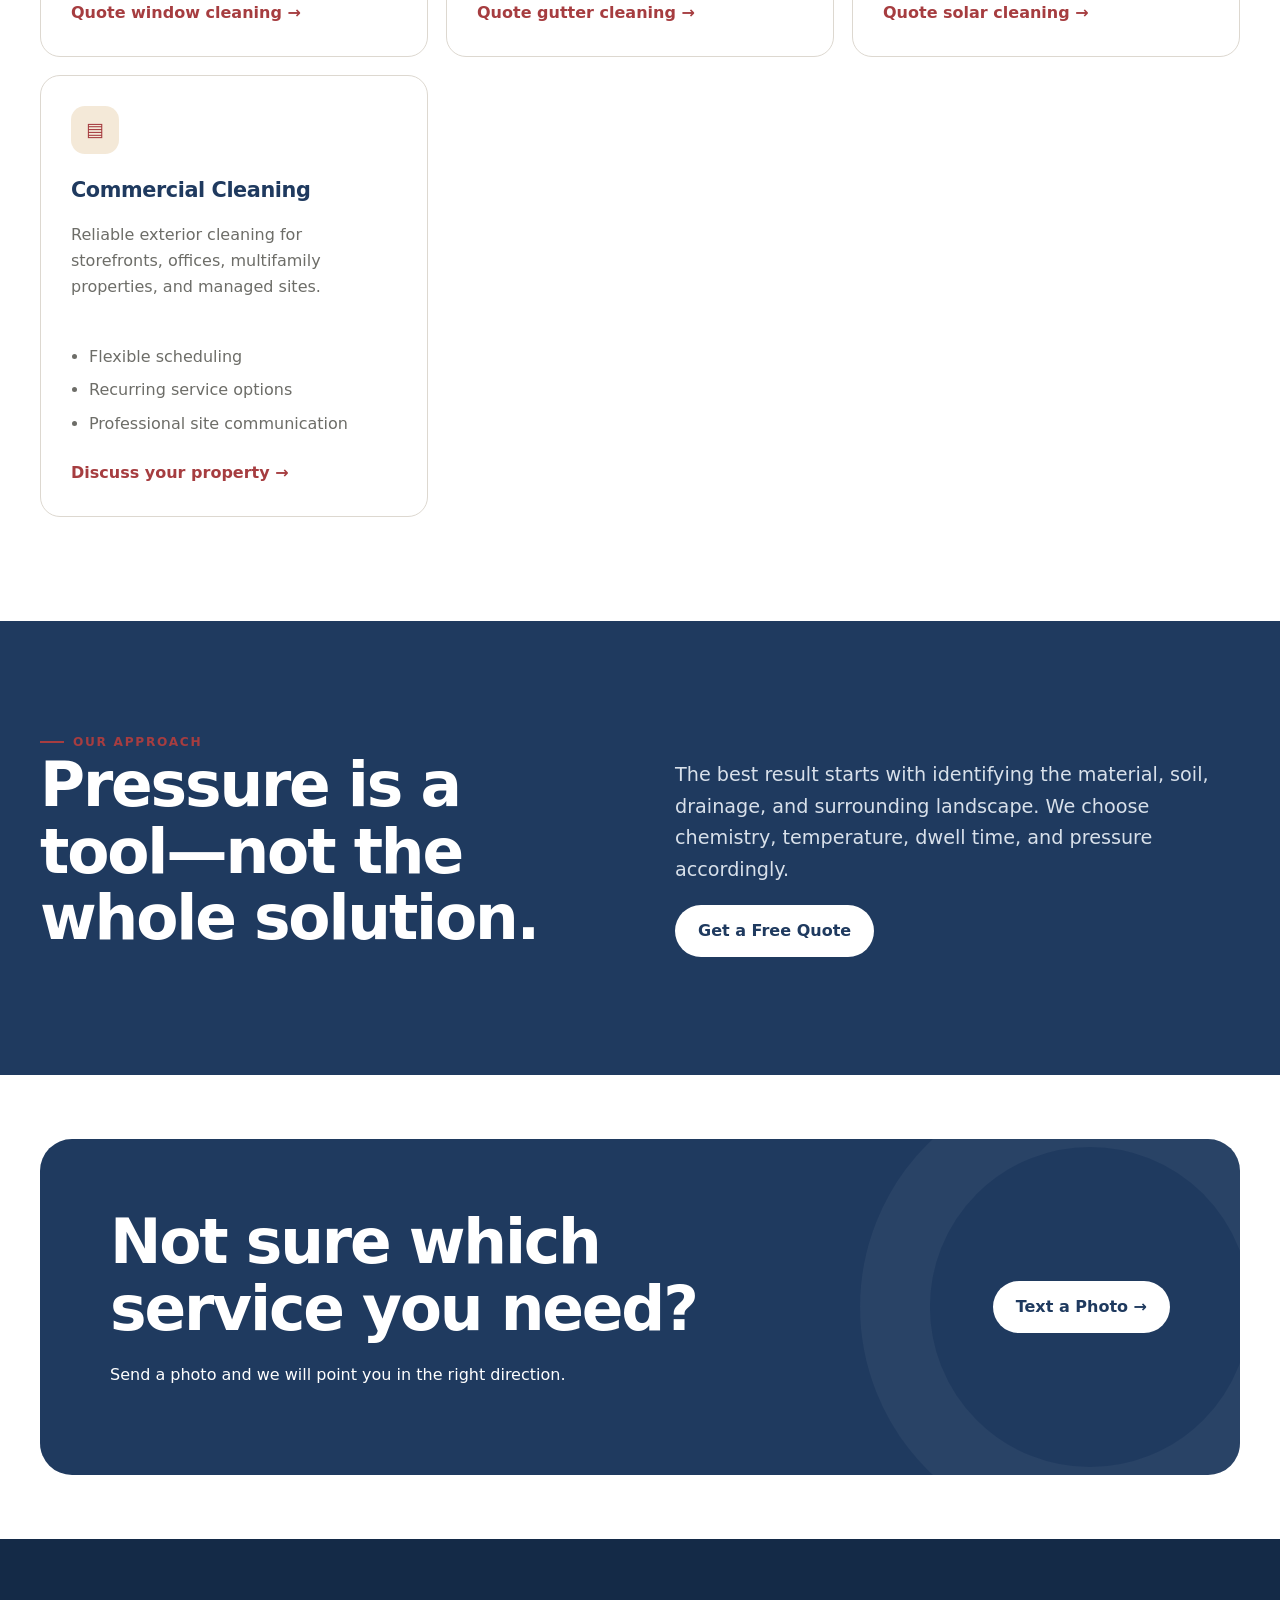
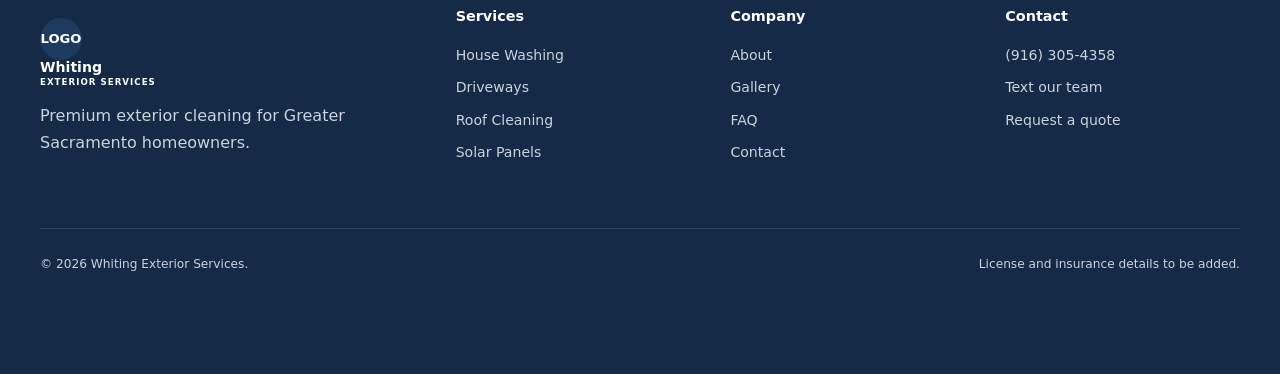
<file: services.html>
<!doctype html><html lang="en"><head><meta charset="utf-8"><meta name="viewport" content="width=device-width,initial-scale=1"><title>Exterior Cleaning Services | Whiting Exterior Services</title><meta name="description" content="Explore house washing, driveway, roof, window, gutter, solar panel and commercial exterior cleaning in Greater Sacramento."><link rel="stylesheet" href="assets/css/site.css"><script defer src="assets/js/site.js"></script></head><body><header class="site-header"><div class="wrap header-inner"><a class="logo" href="index.html"><span class="logo-mark">LOGO</span><span>Whiting<small>EXTERIOR SERVICES</small></span></a><nav class="nav"><a href="index.html">Home</a><a aria-current="page" href="services.html">Services</a><a href="about.html">About</a><a href="gallery.html">Gallery</a><a href="faq.html">FAQ</a><a href="contact.html">Contact</a></nav><a class="header-phone" href="tel:+19163054358">(916) 305-4358</a><a class="btn btn-primary" href="quote.html">Get a Free Quote</a><button class="menu" aria-expanded="false" aria-label="Open menu">☰</button></div></header><main><section class="page-hero"><div class="wrap"><div class="breadcrumb"><a href="index.html">Home</a> / Services</div><span class="eyebrow">Professional exterior care</span><h1>The right clean for every surface.</h1><p class="lead">Thoughtful methods, commercial-grade equipment, and a finish that lifts the entire property.</p></div></section><section class="section"><div class="wrap"><div class="grid-3">
<article id="house" class="card feature-card reveal"><div class="icon">⌂</div><span class="tag">MOST POPULAR</span><h3>House Washing</h3><p>Soft washing removes dirt, algae, mildew, and organic buildup from siding, stucco, soffits, and trim.</p><ul><li>Restores curb appeal</li><li>Surface-safe pressure</li><li>Helps prevent organic regrowth</li></ul><a class="text-link" href="quote.html?service=house">Quote house washing →</a></article>
<article id="driveway" class="card feature-card reveal"><div class="icon">▦</div><h3>Driveway Cleaning</h3><p>Even, professional surface cleaning for driveways, patios, pool decks, and walkways.</p><ul><li>Removes embedded grime</li><li>Improves traction and appearance</li><li>Clean, consistent finish</li></ul><a class="text-link" href="quote.html?service=driveway">Quote driveway cleaning →</a></article>
<article id="roof" class="card feature-card reveal"><div class="icon">⌃</div><h3>Roof Cleaning</h3><p>Low-pressure treatment for moss, algae, lichen, and black streaks without aggressive blasting.</p><ul><li>Protects roof appearance</li><li>Material-appropriate method</li><li>Careful landscape preparation</li></ul><a class="text-link" href="quote.html?service=roof">Quote roof cleaning →</a></article>
<article id="windows" class="card feature-card reveal"><div class="icon">□</div><h3>Window Cleaning</h3><p>Detail-focused exterior glass cleaning for clearer views and a brighter-looking home.</p><ul><li>Streak-free finish</li><li>Frames and accessible sills</li><li>Great bundled with house washing</li></ul><a class="text-link" href="quote.html?service=windows">Quote window cleaning →</a></article>
<article id="gutters" class="card feature-card reveal"><div class="icon">⌄</div><h3>Gutter Cleaning</h3><p>Removal of leaves, debris, and blockages so water can move away from your home correctly.</p><ul><li>Clears downspout flow</li><li>Reduces overflow risk</li><li>Optional exterior brightening</li></ul><a class="text-link" href="quote.html?service=gutters">Quote gutter cleaning →</a></article>
<article id="solar" class="card feature-card reveal"><div class="icon">☀</div><h3>Solar Panel Cleaning</h3><p>Gentle, spot-free cleaning that removes dust, pollen, residue, and bird debris.</p><ul><li>Mineral-free finish</li><li>No harsh pressure</li><li>Supports peak panel exposure</li></ul><a class="text-link" href="quote.html?service=solar">Quote solar cleaning →</a></article>
<article id="commercial" class="card feature-card reveal"><div class="icon">▤</div><h3>Commercial Cleaning</h3><p>Reliable exterior cleaning for storefronts, offices, multifamily properties, and managed sites.</p><ul><li>Flexible scheduling</li><li>Recurring service options</li><li>Professional site communication</li></ul><a class="text-link" href="contact.html">Discuss your property →</a></article>
</div></div></section><section class="section navy"><div class="wrap split"><div><span class="eyebrow">Our approach</span><h2>Pressure is a tool—not the whole solution.</h2></div><div><p class="lead">The best result starts with identifying the material, soil, drainage, and surrounding landscape. We choose chemistry, temperature, dwell time, and pressure accordingly.</p><a class="btn btn-light" href="quote.html">Get a Free Quote</a></div></div></section><section class="section-sm"><div class="wrap"><div class="cta"><div><h2>Not sure which service you need?</h2><p>Send a photo and we will point you in the right direction.</p></div><a class="btn btn-light" href="sms:+19163054358">Text a Photo →</a></div></div></section></main><div class="mobile-actions"><a href="tel:+19163054358">Call Now</a><a href="quote.html">Free Quote</a></div></body></html>
</file>
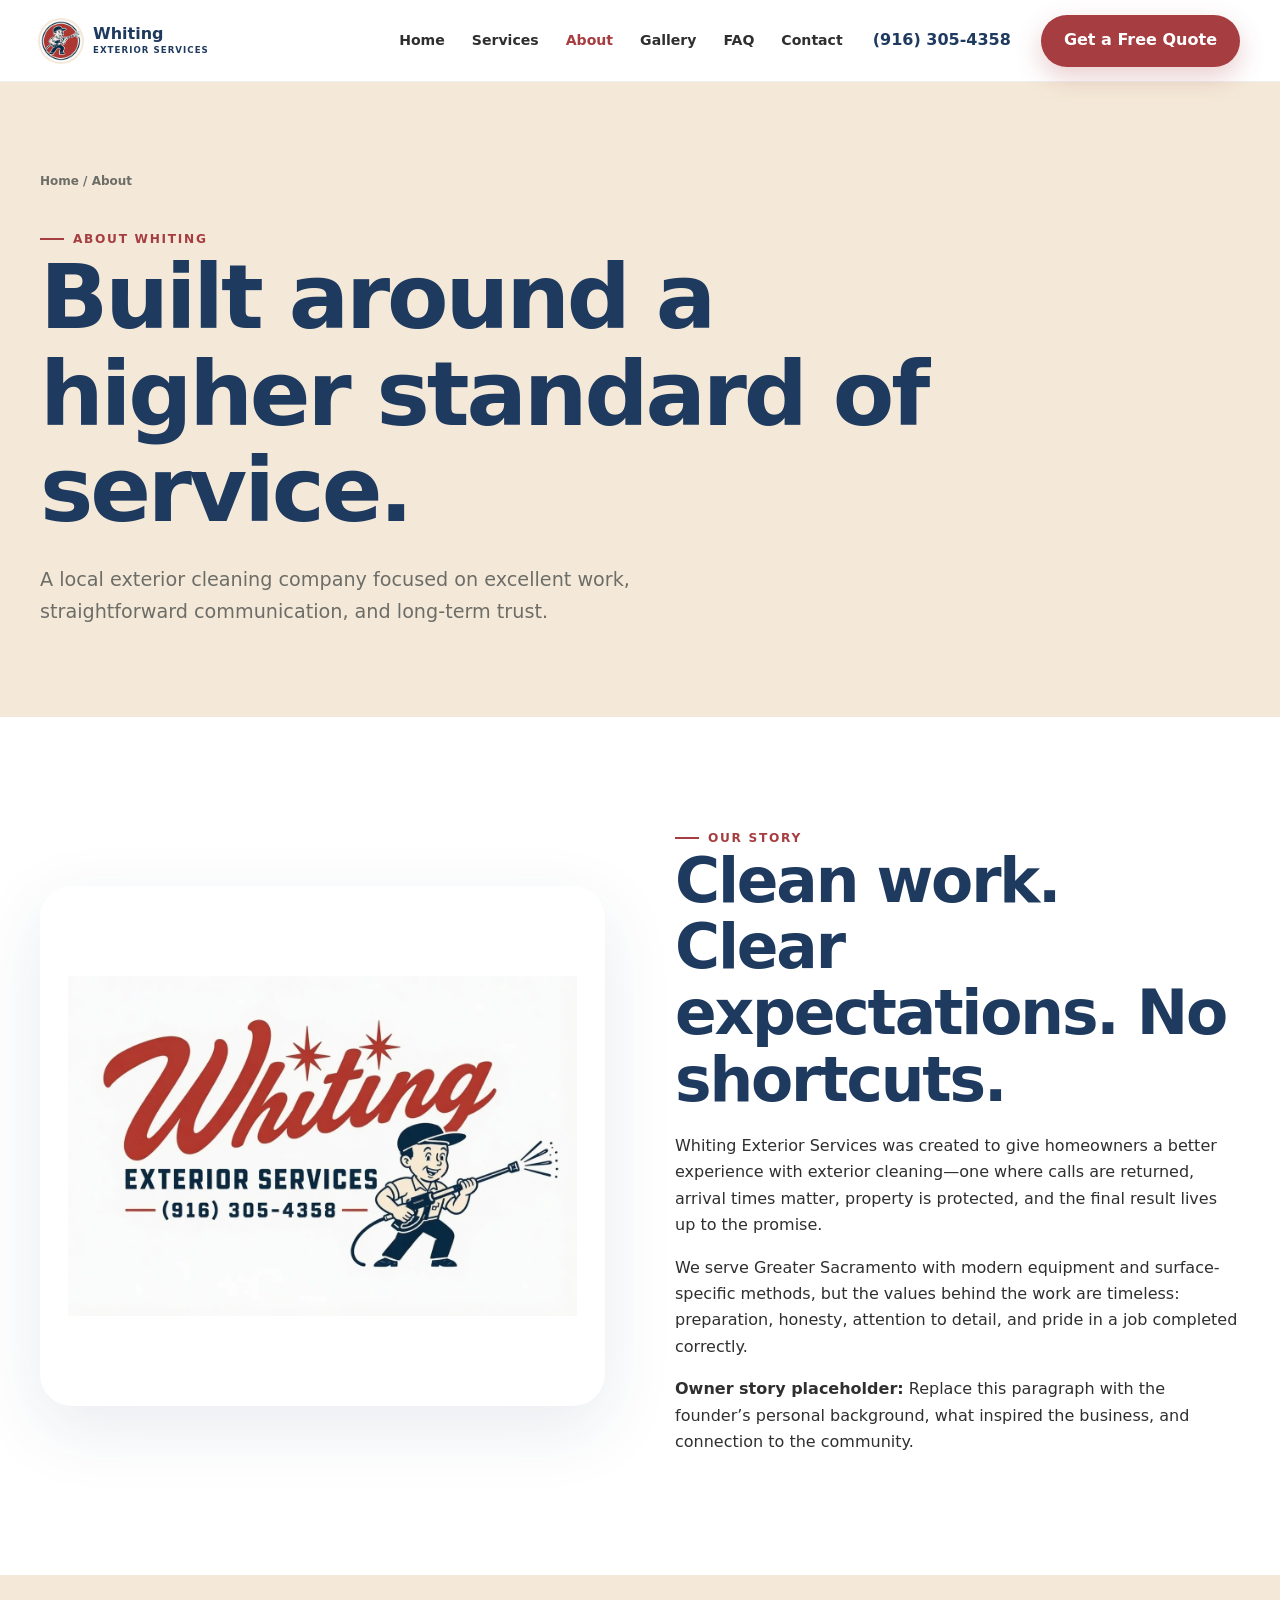
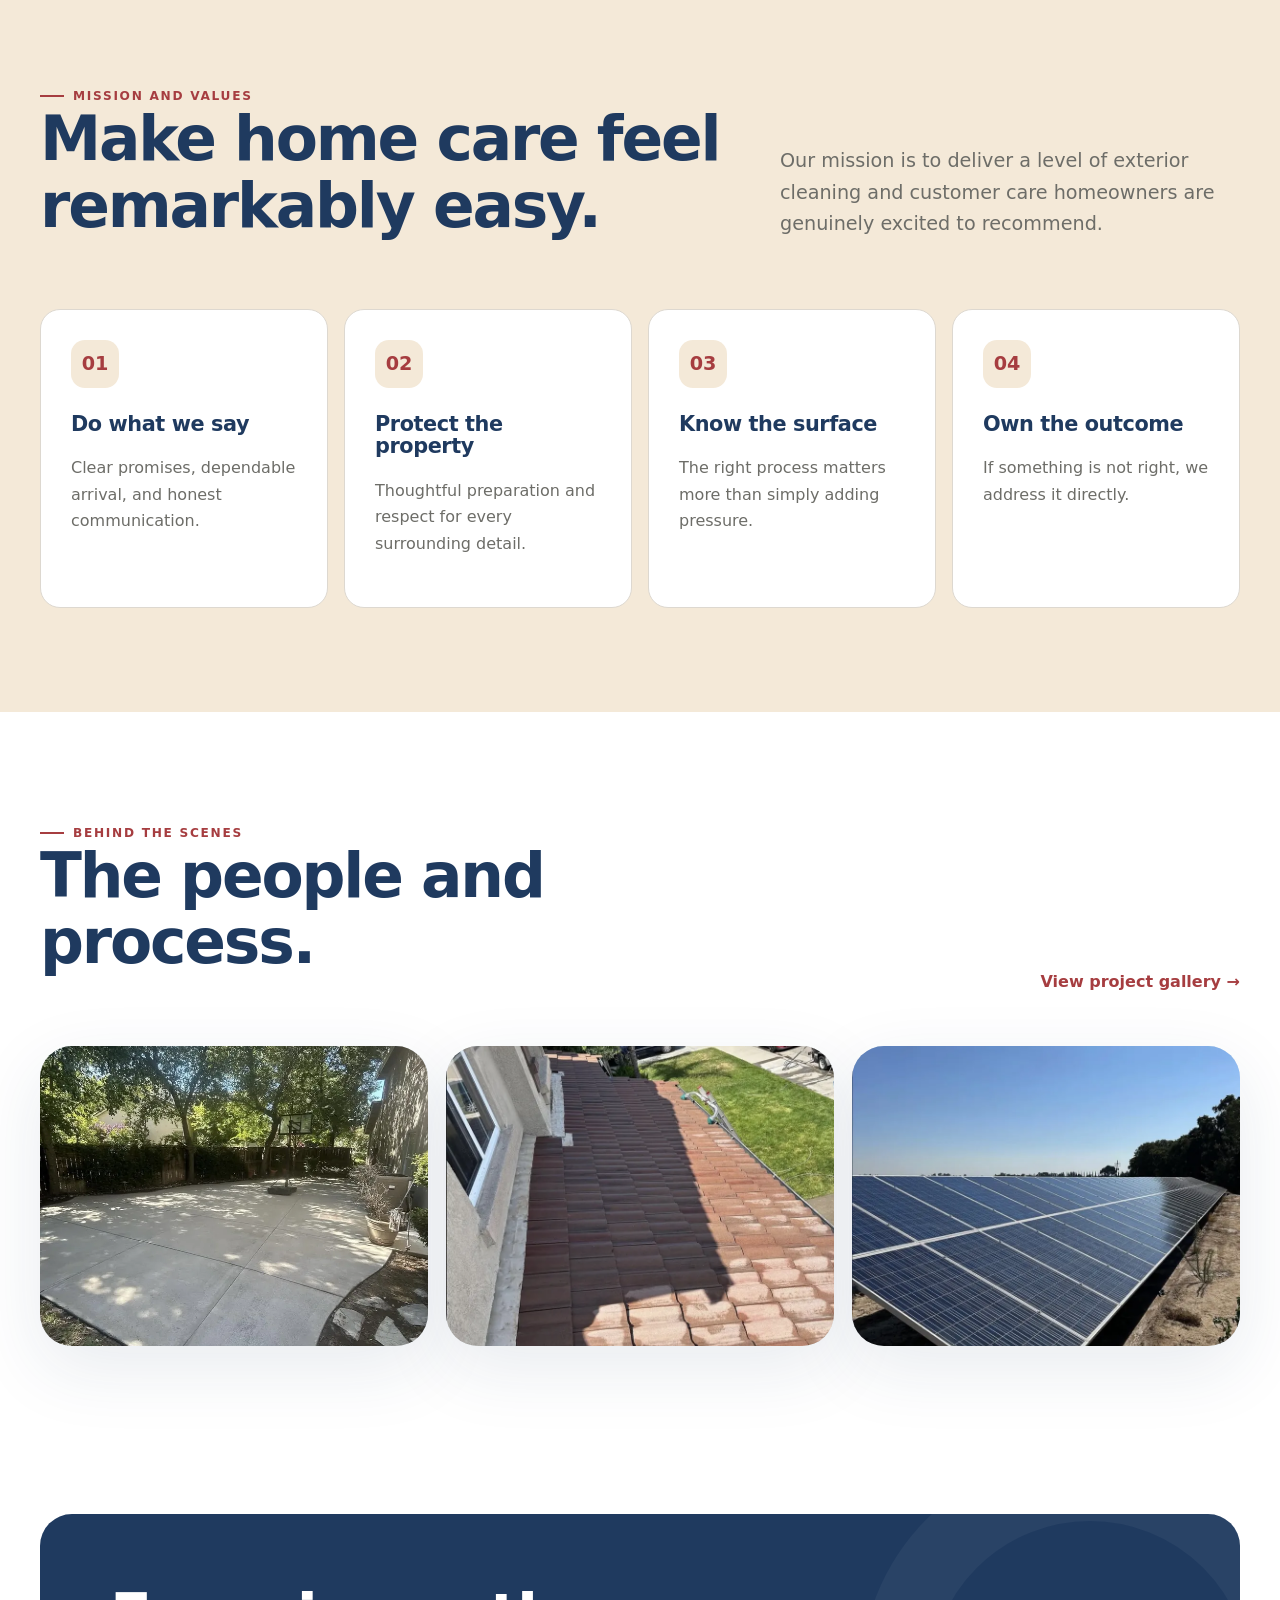
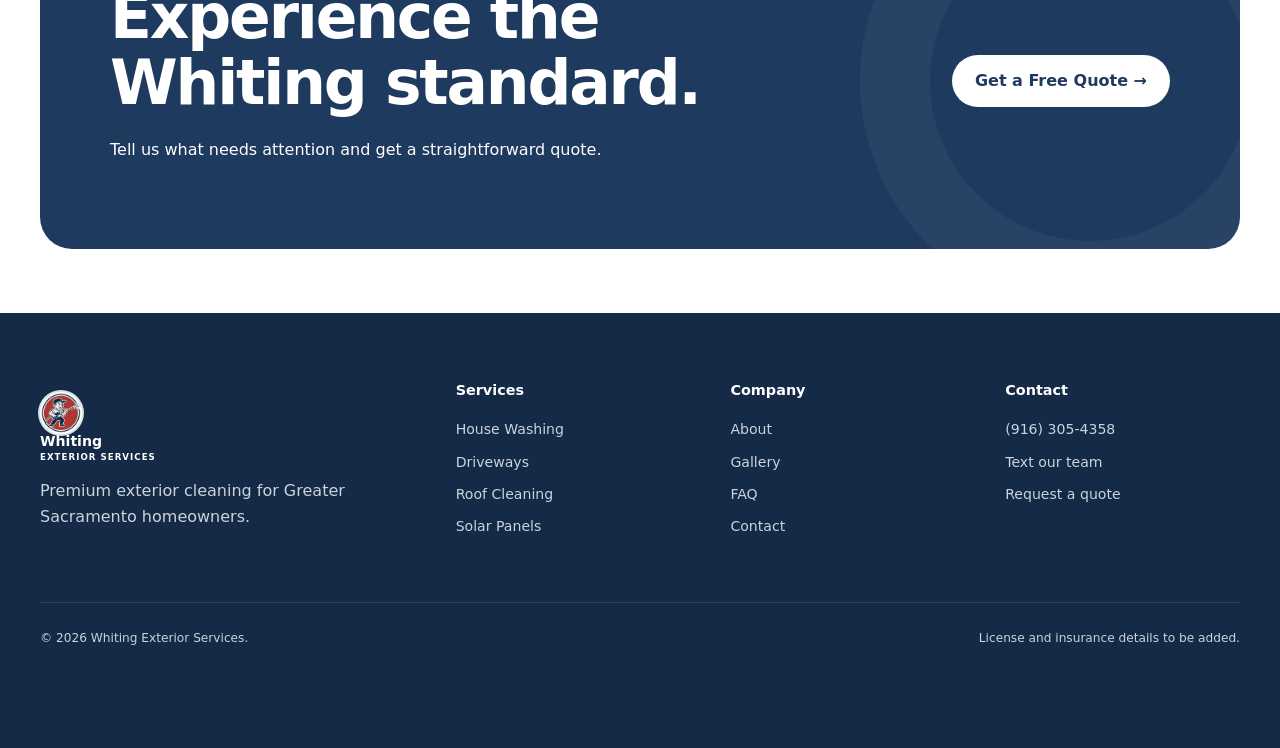
<file: WHITING-EXTERIOR-SERVICES-updated/about.html>
<!doctype html><html lang="en"><head><meta charset="utf-8"><meta name="viewport" content="width=device-width,initial-scale=1"><title>About Whiting Exterior Services | Greater Sacramento</title><meta name="description" content="Learn about Whiting Exterior Services, our mission, values, and commitment to premium exterior cleaning in Greater Sacramento."><link rel="stylesheet" href="assets/css/site.css"><script defer src="assets/js/site.js"></script></head><body><header class="site-header"><div class="wrap header-inner"><a class="logo" href="index.html"><img class="logo-mark" src="assets/images/logo-mascot.webp" alt="Whiting Exterior Services logo" width="42" height="42"><span>Whiting<small>EXTERIOR SERVICES</small></span></a><nav class="nav"><a href="index.html">Home</a><a href="services.html">Services</a><a aria-current="page" href="about.html">About</a><a href="gallery.html">Gallery</a><a href="faq.html">FAQ</a><a href="contact.html">Contact</a></nav><a class="header-phone" href="tel:+19163054358">(916) 305-4358</a><a class="btn btn-primary" href="quote.html">Get a Free Quote</a><button class="menu" aria-expanded="false">☰</button></div></header><main><section class="page-hero"><div class="wrap"><div class="breadcrumb"><a href="index.html">Home</a> / About</div><span class="eyebrow">About Whiting</span><h1>Built around a higher standard of service.</h1><p class="lead">A local exterior cleaning company focused on excellent work, straightforward communication, and long-term trust.</p></div></section><section class="section"><div class="wrap split"><figure class="media-placeholder media-photo owner-placeholder brand-photo reveal"><img src="assets/images/logo-full.webp" alt="Whiting Exterior Services full logo with pressure washing mascot and phone number" width="1200" height="800" loading="lazy"><figcaption class="sr-only">Whiting Exterior Services brand mark.</figcaption></figure><div class="reveal"><span class="eyebrow">Our story</span><h2>Clean work. Clear expectations. No shortcuts.</h2><p>Whiting Exterior Services was created to give homeowners a better experience with exterior cleaning—one where calls are returned, arrival times matter, property is protected, and the final result lives up to the promise.</p><p>We serve Greater Sacramento with modern equipment and surface-specific methods, but the values behind the work are timeless: preparation, honesty, attention to detail, and pride in a job completed correctly.</p><p><strong>Owner story placeholder:</strong> Replace this paragraph with the founder’s personal background, what inspired the business, and connection to the community.</p></div></div></section><section class="section cream"><div class="wrap"><div class="heading-row"><div><span class="eyebrow">Mission and values</span><h2>Make home care feel remarkably easy.</h2></div><p class="lead">Our mission is to deliver a level of exterior cleaning and customer care homeowners are genuinely excited to recommend.</p></div><div class="grid-4"><article class="card"><div class="icon">01</div><h3>Do what we say</h3><p>Clear promises, dependable arrival, and honest communication.</p></article><article class="card"><div class="icon">02</div><h3>Protect the property</h3><p>Thoughtful preparation and respect for every surrounding detail.</p></article><article class="card"><div class="icon">03</div><h3>Know the surface</h3><p>The right process matters more than simply adding pressure.</p></article><article class="card"><div class="icon">04</div><h3>Own the outcome</h3><p>If something is not right, we address it directly.</p></article></div></div></section><section class="section"><div class="wrap"><div class="heading-row"><div><span class="eyebrow">Behind the scenes</span><h2>The people and process.</h2></div><a class="text-link" href="gallery.html">View project gallery →</a></div><div class="ba-grid"><figure class="media-placeholder media-photo" style="min-height:300px"><img src="assets/images/driveway-after.webp" alt="Freshly cleaned concrete patio after pressure washing" width="763" height="1000" loading="lazy"><figcaption class="sr-only">Freshly cleaned concrete patio.</figcaption></figure><figure class="media-placeholder media-photo" style="min-height:300px"><img src="assets/images/team-action-roof-cleaning.webp" alt="Roof cleaning equipment staged during a tile roof cleaning project" width="810" height="1000" loading="lazy"><figcaption class="sr-only">Roof cleaning equipment on site.</figcaption></figure><figure class="media-placeholder media-photo" style="min-height:300px"><img src="assets/images/solar-after.webp" alt="Clean solar panel array after service" width="814" height="1000" loading="lazy"><figcaption class="sr-only">Clean solar panel array.</figcaption></figure></div></div></section><section class="section-sm"><div class="wrap"><div class="cta"><div><h2>Experience the Whiting standard.</h2><p>Tell us what needs attention and get a straightforward quote.</p></div><a class="btn btn-light" href="quote.html">Get a Free Quote →</a></div></div></section></main><div class="mobile-actions"><a href="tel:+19163054358">Call Now</a><a href="quote.html">Free Quote</a></div></body></html>
</file>
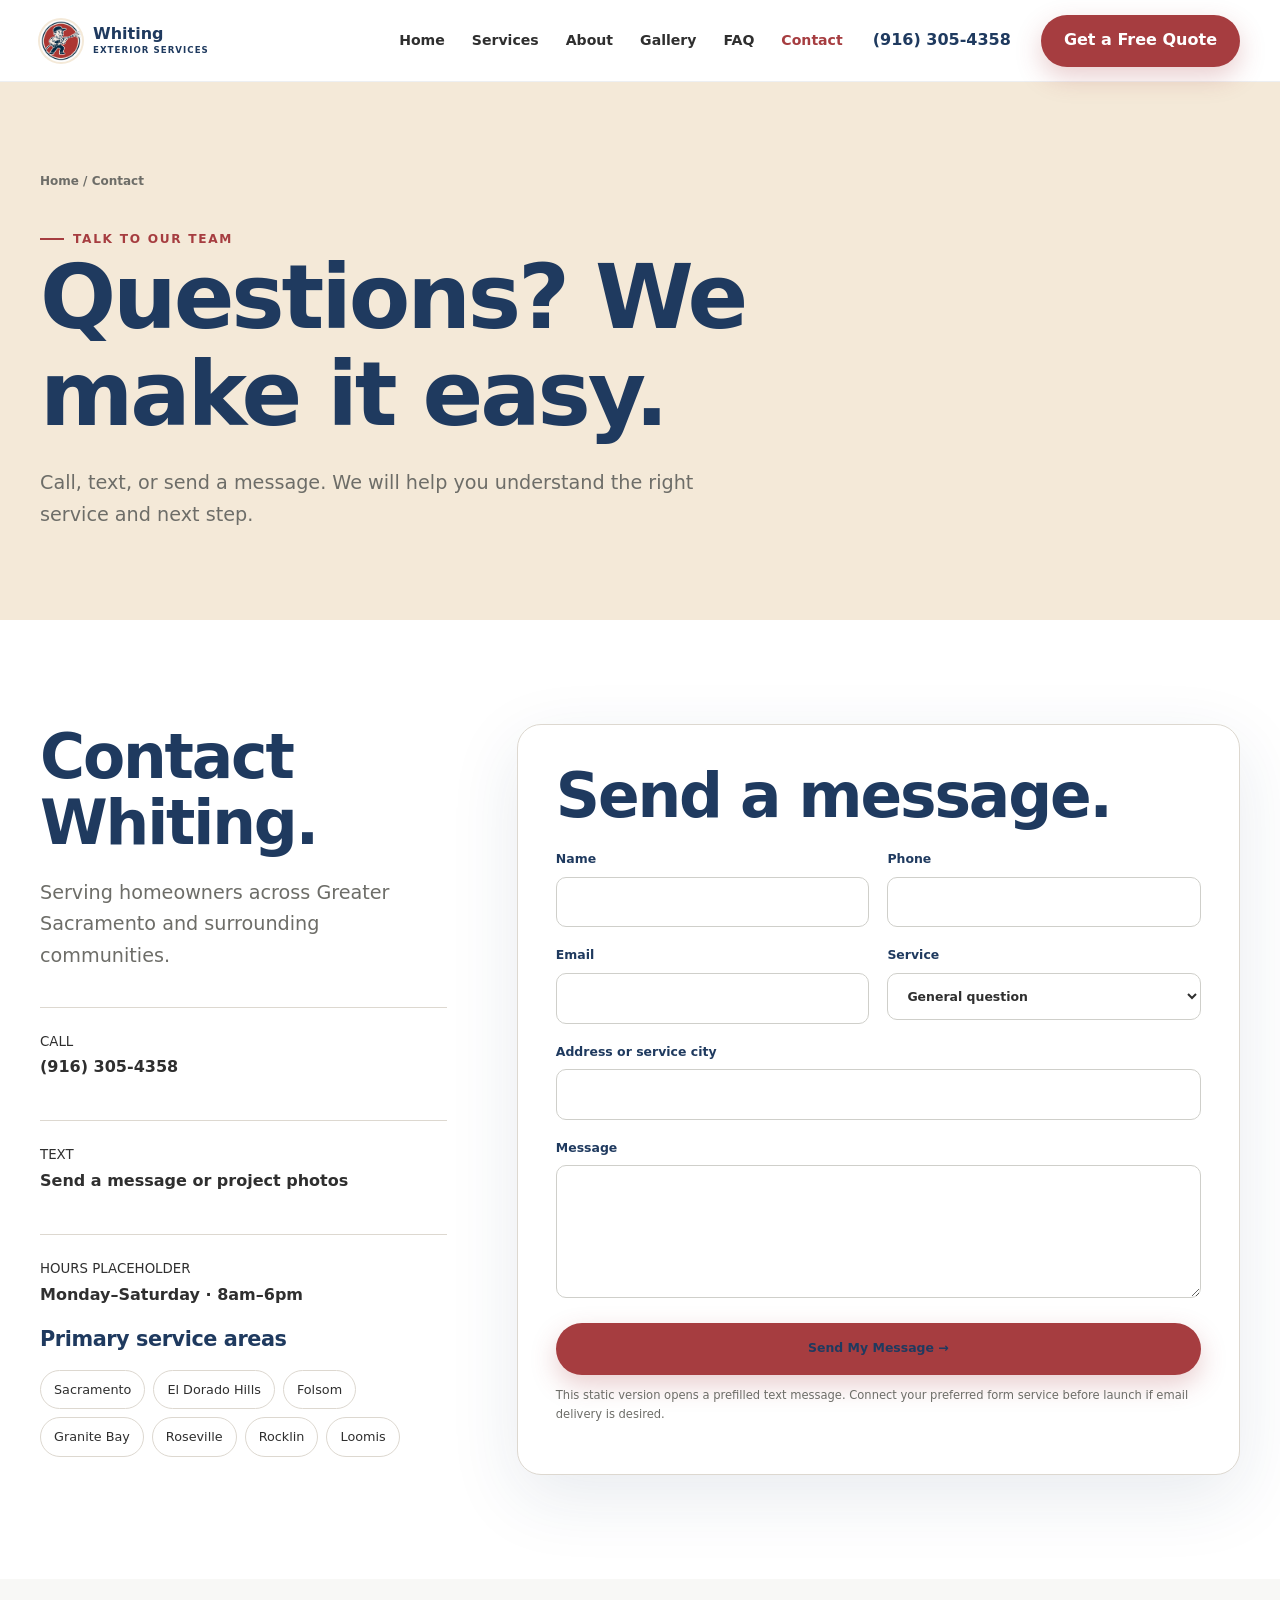
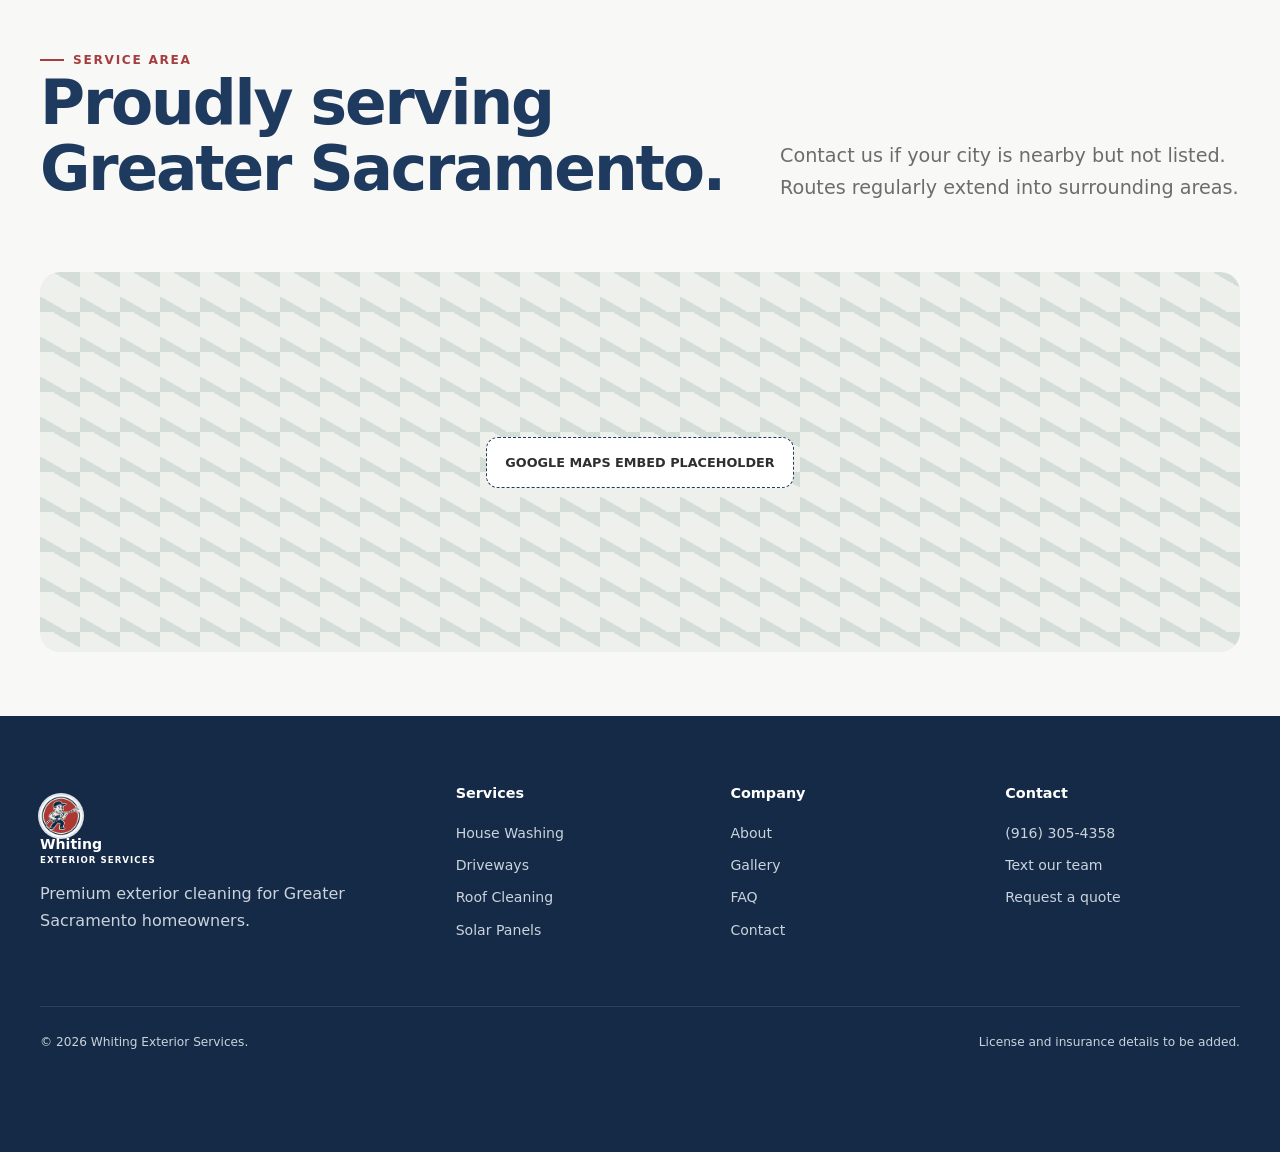
<file: WHITING-EXTERIOR-SERVICES-updated/contact.html>
<!doctype html><html lang="en"><head><meta charset="utf-8"><meta name="viewport" content="width=device-width,initial-scale=1"><title>Contact Whiting Exterior Services | Call (916) 305-4358</title><meta name="description" content="Contact Whiting Exterior Services for pressure washing and exterior cleaning across Greater Sacramento. Call, text, or request a free quote."><link rel="stylesheet" href="assets/css/site.css"><script defer src="assets/js/site.js"></script></head><body><header class="site-header"><div class="wrap header-inner"><a class="logo" href="index.html"><img class="logo-mark" src="assets/images/logo-mascot.webp" alt="Whiting Exterior Services logo" width="42" height="42"><span>Whiting<small>EXTERIOR SERVICES</small></span></a><nav class="nav"><a href="index.html">Home</a><a href="services.html">Services</a><a href="about.html">About</a><a href="gallery.html">Gallery</a><a href="faq.html">FAQ</a><a aria-current="page" href="contact.html">Contact</a></nav><a class="header-phone" href="tel:+19163054358">(916) 305-4358</a><a class="btn btn-primary" href="quote.html">Get a Free Quote</a><button class="menu" aria-expanded="false">☰</button></div></header><main><section class="page-hero"><div class="wrap"><div class="breadcrumb"><a href="index.html">Home</a> / Contact</div><span class="eyebrow">Talk to our team</span><h1>Questions? We make it easy.</h1><p class="lead">Call, text, or send a message. We will help you understand the right service and next step.</p></div></section><section class="section"><div class="wrap contact-grid"><div><h2>Contact Whiting.</h2><p class="lead">Serving homeowners across Greater Sacramento and surrounding communities.</p><div class="contact-list"><a href="tel:+19163054358"><small>CALL</small><br><strong>(916) 305-4358</strong></a><a href="sms:+19163054358"><small>TEXT</small><br><strong>Send a message or project photos</strong></a><div><small>HOURS PLACEHOLDER</small><br><strong>Monday–Saturday · 8am–6pm</strong></div></div><h3>Primary service areas</h3><div class="area-chips"><span>Sacramento</span><span>El Dorado Hills</span><span>Folsom</span><span>Granite Bay</span><span>Roseville</span><span>Rocklin</span><span>Loomis</span></div></div><form class="form" data-quote-form><h2>Send a message.</h2><div class="form-grid"><label class="field">Name<input required name="name" autocomplete="name"></label><label class="field">Phone<input required name="phone" autocomplete="tel"></label><label class="field">Email<input type="email" name="email" autocomplete="email"></label><label class="field">Service<select name="service"><option>General question</option><option>House washing</option><option>Driveway cleaning</option><option>Roof cleaning</option><option>Window cleaning</option><option>Gutter cleaning</option><option>Solar panel cleaning</option><option>Commercial cleaning</option></select></label><label class="field full">Address or service city<input required name="address" autocomplete="street-address"></label><label class="field full">Message<textarea rows="5" name="notes"></textarea></label><button class="btn btn-primary field full" type="submit">Send My Message →</button></div><p class="form-note">This static version opens a prefilled text message. Connect your preferred form service before launch if email delivery is desired.</p></form></div></section><section class="section-sm mist"><div class="wrap"><div class="heading-row"><div><span class="eyebrow">Service area</span><h2>Proudly serving Greater Sacramento.</h2></div><p class="lead">Contact us if your city is nearby but not listed. Routes regularly extend into surrounding areas.</p></div><div class="map"><span class="placeholder-label">GOOGLE MAPS EMBED PLACEHOLDER</span></div></div></section></main><div class="mobile-actions"><a href="tel:+19163054358">Call Now</a><a href="quote.html">Free Quote</a></div></body></html>
</file>
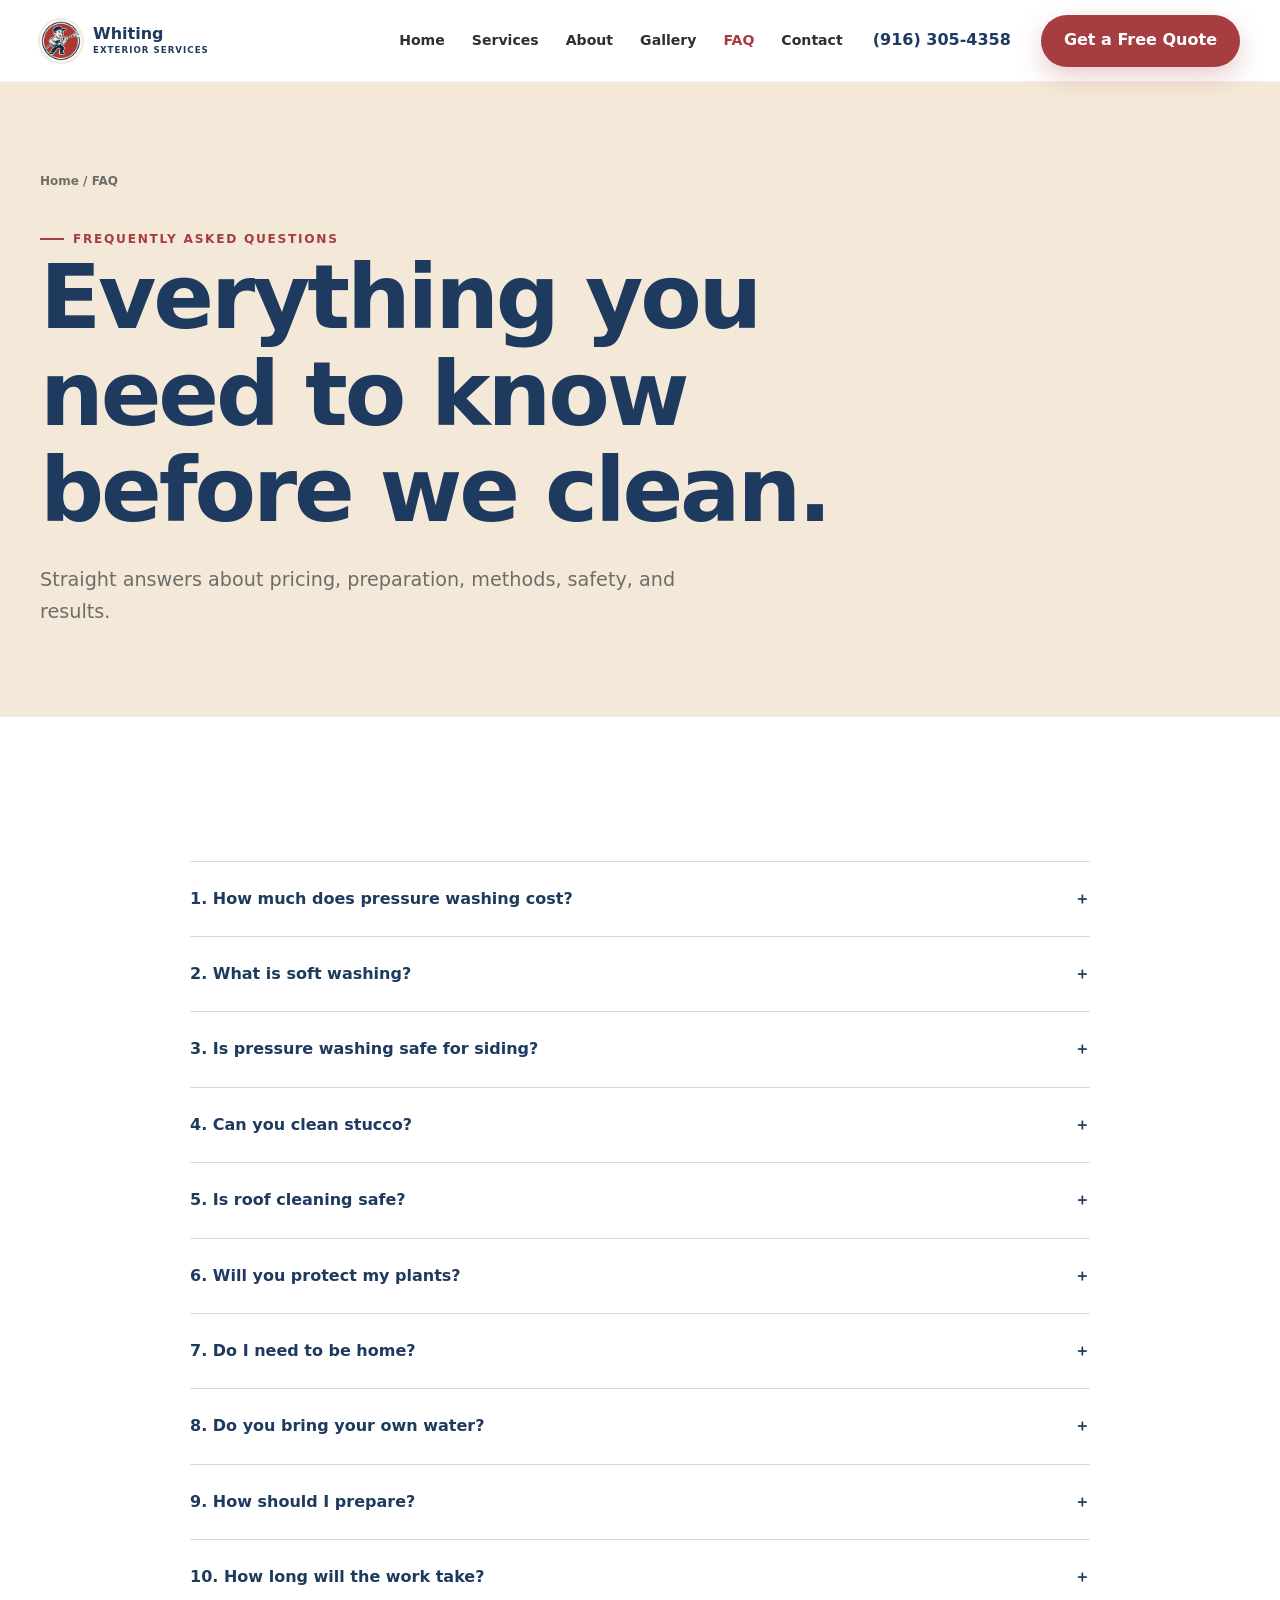
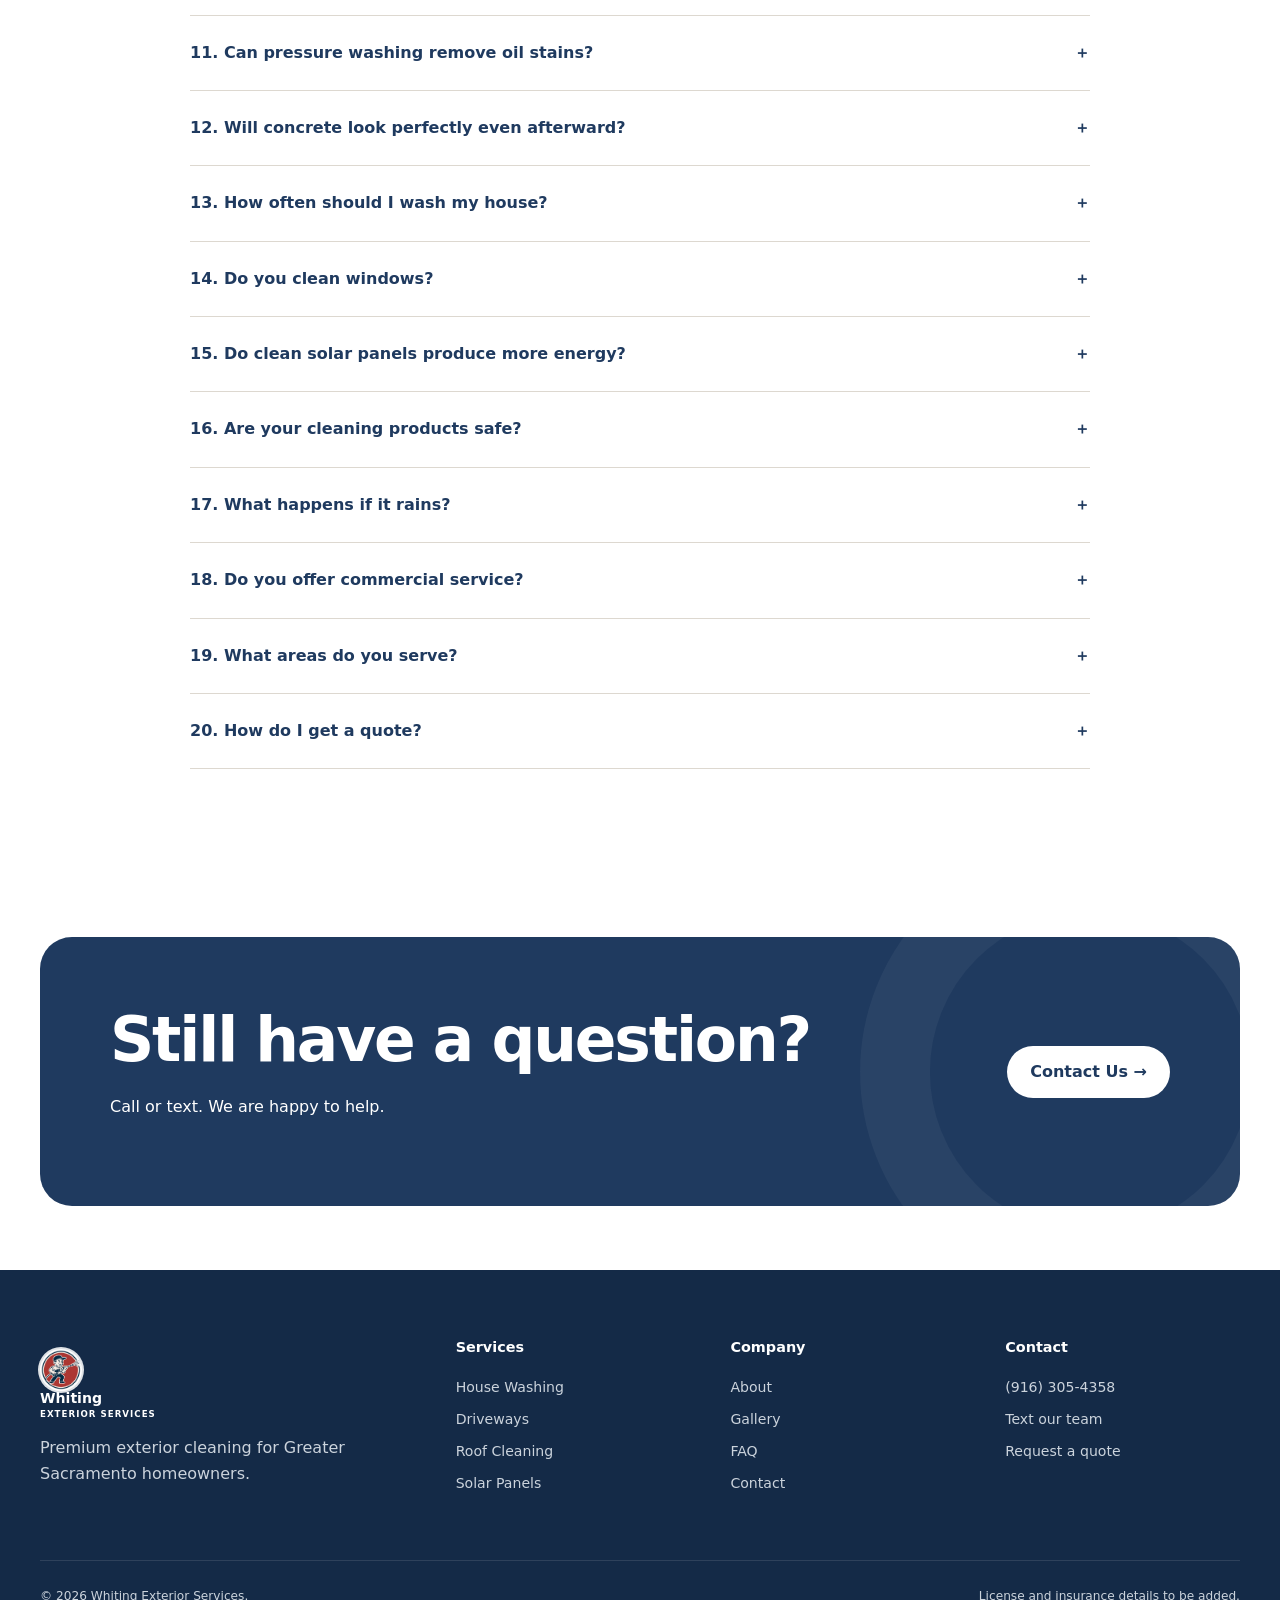
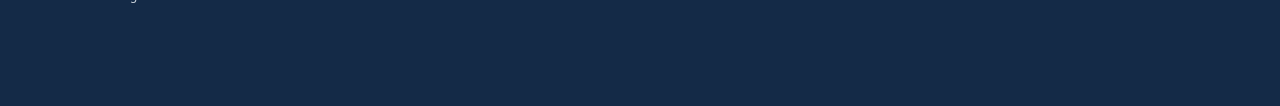
<file: WHITING-EXTERIOR-SERVICES-updated/faq.html>
<!doctype html><html lang="en"><head><meta charset="utf-8"><meta name="viewport" content="width=device-width,initial-scale=1"><title>Pressure Washing FAQ | Whiting Exterior Services</title><meta name="description" content="Answers to common questions about pressure washing, soft washing, roof cleaning, pricing, safety and scheduling in Greater Sacramento."><link rel="stylesheet" href="assets/css/site.css"><script defer src="assets/js/site.js"></script></head><body><header class="site-header"><div class="wrap header-inner"><a class="logo" href="index.html"><img class="logo-mark" src="assets/images/logo-mascot.webp" alt="Whiting Exterior Services logo" width="42" height="42"><span>Whiting<small>EXTERIOR SERVICES</small></span></a><nav class="nav"><a href="index.html">Home</a><a href="services.html">Services</a><a href="about.html">About</a><a href="gallery.html">Gallery</a><a aria-current="page" href="faq.html">FAQ</a><a href="contact.html">Contact</a></nav><a class="header-phone" href="tel:+19163054358">(916) 305-4358</a><a class="btn btn-primary" href="quote.html">Get a Free Quote</a><button class="menu" aria-expanded="false">☰</button></div></header><main><section class="page-hero"><div class="wrap"><div class="breadcrumb"><a href="index.html">Home</a> / FAQ</div><span class="eyebrow">Frequently asked questions</span><h1>Everything you need to know before we clean.</h1><p class="lead">Straight answers about pricing, preparation, methods, safety, and results.</p></div></section><section class="section"><div class="wrap"><div class="faq-list">
<div class="faq-item"><button class="faq-q">1. How much does pressure washing cost?<span>＋</span></button><div class="faq-a">Pricing varies by surface, square footage, condition, access, and treatment. Request a free project-specific quote.</div></div><div class="faq-item"><button class="faq-q">2. What is soft washing?<span>＋</span></button><div class="faq-a">Soft washing uses low pressure and targeted cleaning solutions to treat organic growth on delicate exterior surfaces.</div></div><div class="faq-item"><button class="faq-q">3. Is pressure washing safe for siding?<span>＋</span></button><div class="faq-a">We typically soft wash siding to avoid forcing water behind panels or damaging finishes.</div></div><div class="faq-item"><button class="faq-q">4. Can you clean stucco?<span>＋</span></button><div class="faq-a">Yes. Stucco requires controlled pressure, appropriate chemistry, and careful rinsing.</div></div><div class="faq-item"><button class="faq-q">5. Is roof cleaning safe?<span>＋</span></button><div class="faq-a">Our roof process uses low pressure and avoids aggressive surface blasting. Final recommendations depend on roof condition and material.</div></div><div class="faq-item"><button class="faq-q">6. Will you protect my plants?<span>＋</span></button><div class="faq-a">Landscape protection is part of our preparation and rinsing process. Please identify particularly sensitive plants before service.</div></div><div class="faq-item"><button class="faq-q">7. Do I need to be home?<span>＋</span></button><div class="faq-a">Usually not, provided we have confirmed access, water availability, and project details.</div></div><div class="faq-item"><button class="faq-q">8. Do you bring your own water?<span>＋</span></button><div class="faq-a">Most residential work uses the property’s exterior water supply. Tell us if one is not available.</div></div><div class="faq-item"><button class="faq-q">9. How should I prepare?<span>＋</span></button><div class="faq-a">Close windows, move fragile items, clear work areas where possible, and keep pets inside.</div></div><div class="faq-item"><button class="faq-q">10. How long will the work take?<span>＋</span></button><div class="faq-a">Many residential projects take a few hours, while larger or bundled projects can take longer. We provide expectations when scheduling.</div></div><div class="faq-item"><button class="faq-q">11. Can pressure washing remove oil stains?<span>＋</span></button><div class="faq-a">It can improve many stains, but deep oil penetration may remain. Pre-treatment and stain age affect results.</div></div><div class="faq-item"><button class="faq-q">12. Will concrete look perfectly even afterward?<span>＋</span></button><div class="faq-a">Cleaning removes surface contamination but cannot reverse permanent discoloration, repairs, oxidation, or material variation.</div></div><div class="faq-item"><button class="faq-q">13. How often should I wash my house?<span>＋</span></button><div class="faq-a">Many homes benefit every one to two years, depending on shade, trees, irrigation, weather, and surrounding conditions.</div></div><div class="faq-item"><button class="faq-q">14. Do you clean windows?<span>＋</span></button><div class="faq-a">Yes. Exterior window cleaning can be scheduled alone or bundled with other services.</div></div><div class="faq-item"><button class="faq-q">15. Do clean solar panels produce more energy?<span>＋</span></button><div class="faq-a">Removing obstruction helps maximize light exposure, though performance impact varies by system and degree of soiling.</div></div><div class="faq-item"><button class="faq-q">16. Are your cleaning products safe?<span>＋</span></button><div class="faq-a">We use professional products according to label requirements, with property preparation and controlled application.</div></div><div class="faq-item"><button class="faq-q">17. What happens if it rains?<span>＋</span></button><div class="faq-a">Light weather may not stop work, but unsafe or severe conditions can require rescheduling. We communicate any changes.</div></div><div class="faq-item"><button class="faq-q">18. Do you offer commercial service?<span>＋</span></button><div class="faq-a">Yes. We quote storefronts, offices, multifamily properties, and managed sites.</div></div><div class="faq-item"><button class="faq-q">19. What areas do you serve?<span>＋</span></button><div class="faq-a">Greater Sacramento, El Dorado Hills, Folsom, Granite Bay, Roseville, Rocklin, Loomis, and nearby areas.</div></div><div class="faq-item"><button class="faq-q">20. How do I get a quote?<span>＋</span></button><div class="faq-a">Use our quote page, call, or text (916) 305-4358 with your address, desired services, and photos.</div></div>
</div></div></section><section class="section-sm"><div class="wrap"><div class="cta"><div><h2>Still have a question?</h2><p>Call or text. We are happy to help.</p></div><a class="btn btn-light" href="contact.html">Contact Us →</a></div></div></section></main><div class="mobile-actions"><a href="tel:+19163054358">Call Now</a><a href="quote.html">Free Quote</a></div></body></html>
</file>
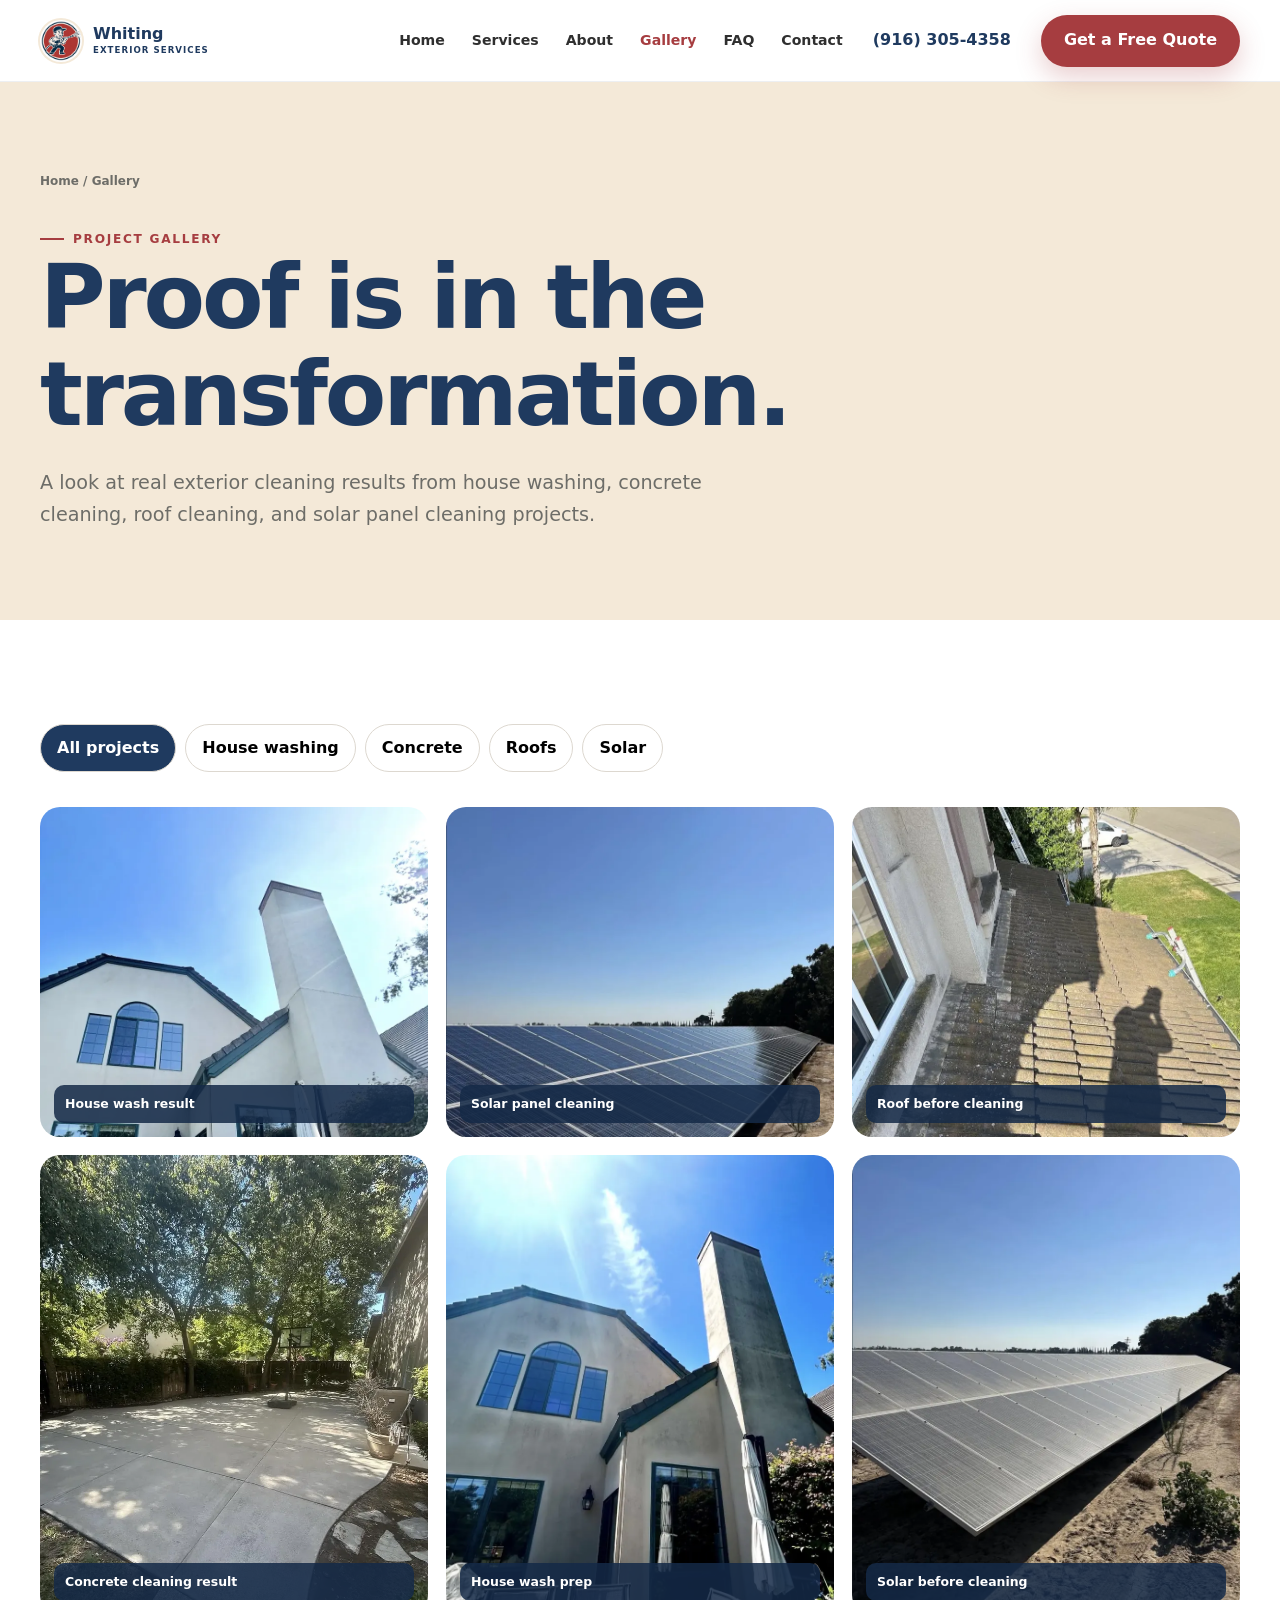
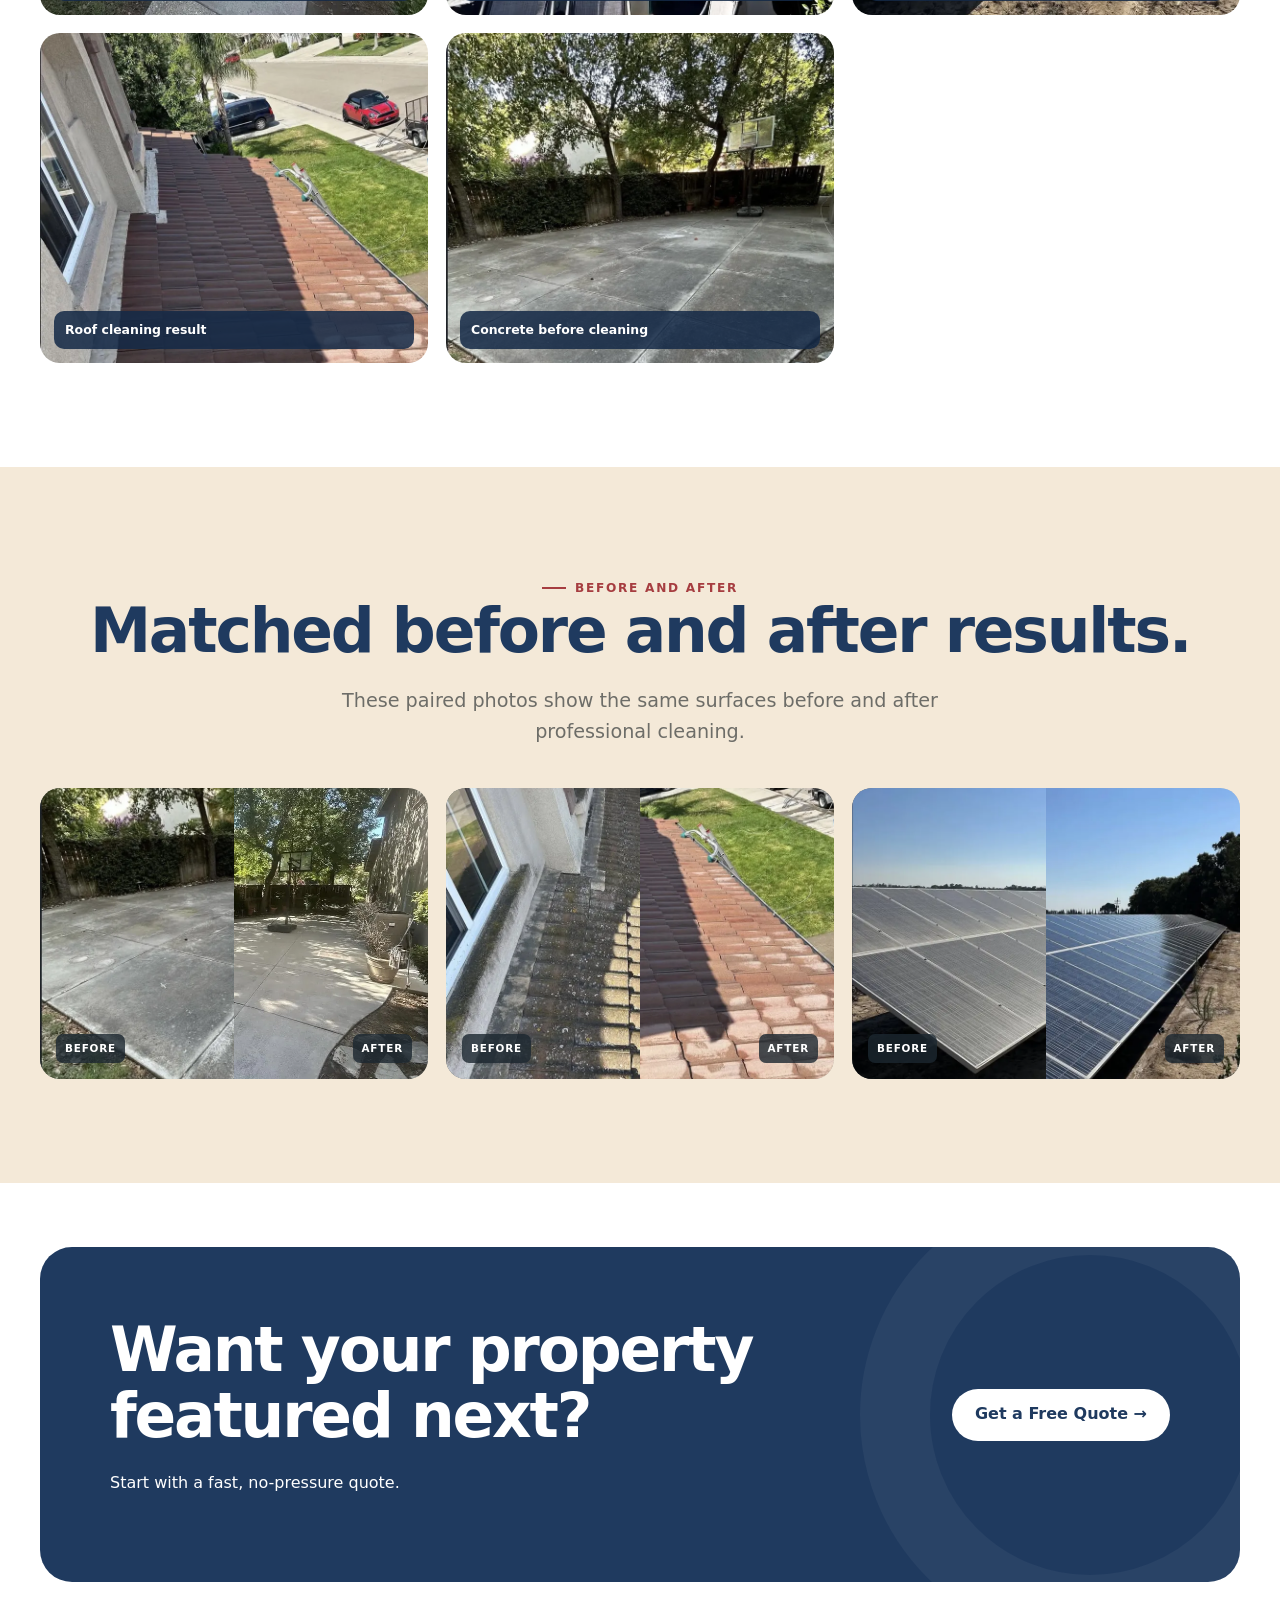
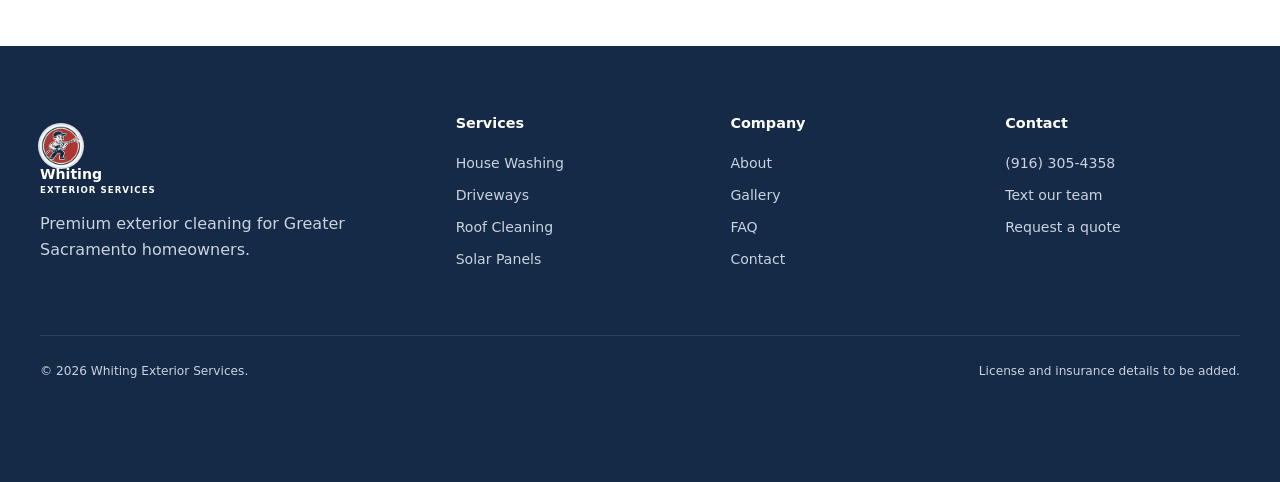
<file: WHITING-EXTERIOR-SERVICES-updated/gallery.html>
<!doctype html><html lang="en"><head><meta charset="utf-8"><meta name="viewport" content="width=device-width,initial-scale=1"><title>Before & After Gallery | Whiting Exterior Services</title><meta name="description" content="View pressure washing, house washing, roof, concrete and solar panel cleaning results from Whiting Exterior Services."><link rel="stylesheet" href="assets/css/site.css"><script defer src="assets/js/site.js"></script></head><body><header class="site-header"><div class="wrap header-inner"><a class="logo" href="index.html"><img class="logo-mark" src="assets/images/logo-mascot.webp" alt="Whiting Exterior Services logo" width="42" height="42"><span>Whiting<small>EXTERIOR SERVICES</small></span></a><nav class="nav"><a href="index.html">Home</a><a href="services.html">Services</a><a href="about.html">About</a><a aria-current="page" href="gallery.html">Gallery</a><a href="faq.html">FAQ</a><a href="contact.html">Contact</a></nav><a class="header-phone" href="tel:+19163054358">(916) 305-4358</a><a class="btn btn-primary" href="quote.html">Get a Free Quote</a><button class="menu" aria-expanded="false">☰</button></div></header><main><section class="page-hero"><div class="wrap"><div class="breadcrumb"><a href="index.html">Home</a> / Gallery</div><span class="eyebrow">Project gallery</span><h1>Proof is in the transformation.</h1><p class="lead">A look at real exterior cleaning results from house washing, concrete cleaning, roof cleaning, and solar panel cleaning projects.</p></div></section><section class="section"><div class="wrap"><div class="filters" aria-label="Filter projects"><button class="filter active" data-filter="all">All projects</button><button class="filter" data-filter="house">House washing</button><button class="filter" data-filter="concrete">Concrete</button><button class="filter" data-filter="roof">Roofs</button><button class="filter" data-filter="solar">Solar</button></div><div class="masonry"><figure class="gallery-item" data-type="house"><img src="assets/images/house-after.webp" alt="Clean stucco home exterior after house washing" width="897" height="1000" loading="lazy"><figcaption>House wash result</figcaption></figure><figure class="gallery-item" data-type="concrete"><img src="assets/images/driveway-after.webp" alt="Concrete patio after pressure washing" width="763" height="1000" loading="lazy"><figcaption>Concrete cleaning result</figcaption></figure><figure class="gallery-item" data-type="roof"><img src="assets/images/roof-after.webp" alt="Tile roof after cleaning with restored red color" width="810" height="1000" loading="lazy"><figcaption>Roof cleaning result</figcaption></figure><figure class="gallery-item" data-type="solar"><img src="assets/images/solar-after.webp" alt="Clean solar panel array under a blue sky" width="814" height="1000" loading="lazy"><figcaption>Solar panel cleaning</figcaption></figure><figure class="gallery-item" data-type="house"><img src="assets/images/house-before.webp" alt="Stucco exterior before house washing" width="885" height="1000" loading="lazy"><figcaption>House wash prep</figcaption></figure><figure class="gallery-item" data-type="concrete"><img src="assets/images/driveway-before.webp" alt="Concrete patio before cleaning with dark buildup" width="808" height="1000" loading="lazy"><figcaption>Concrete before cleaning</figcaption></figure><figure class="gallery-item" data-type="roof"><img src="assets/images/roof-before.webp" alt="Tile roof before cleaning with moss and organic buildup" width="819" height="1000" loading="lazy"><figcaption>Roof before cleaning</figcaption></figure><figure class="gallery-item" data-type="solar"><img src="assets/images/solar-before.webp" alt="Solar panel array before cleaning" width="806" height="1000" loading="lazy"><figcaption>Solar before cleaning</figcaption></figure></div></div></section><section class="section cream"><div class="wrap"><div class="center"><span class="eyebrow">Before and after</span><h2>Matched before and after results.</h2><p class="lead" style="margin-inline:auto">These paired photos show the same surfaces before and after professional cleaning.</p></div><div class="ba-grid" style="margin-top:40px"><figure class="ba"><img class="ba-before" src="assets/images/driveway-before.webp" alt="Concrete patio before cleaning" width="808" height="1000" loading="lazy"><img class="ba-after" src="assets/images/driveway-after.webp" alt="Concrete patio after cleaning" width="763" height="1000" loading="lazy"><figcaption class="sr-only">Concrete cleaning before and after.</figcaption></figure><figure class="ba"><img class="ba-before" src="assets/images/roof-before.webp" alt="Tile roof before cleaning" width="819" height="1000" loading="lazy"><img class="ba-after" src="assets/images/roof-after.webp" alt="Tile roof after cleaning" width="810" height="1000" loading="lazy"><figcaption class="sr-only">Roof cleaning before and after.</figcaption></figure><figure class="ba"><img class="ba-before" src="assets/images/solar-before.webp" alt="Solar panels before cleaning" width="806" height="1000" loading="lazy"><img class="ba-after" src="assets/images/solar-after.webp" alt="Solar panels after cleaning" width="814" height="1000" loading="lazy"><figcaption class="sr-only">Solar panel cleaning before and after.</figcaption></figure></div></div></section><section class="section-sm"><div class="wrap"><div class="cta"><div><h2>Want your property featured next?</h2><p>Start with a fast, no-pressure quote.</p></div><a class="btn btn-light" href="quote.html">Get a Free Quote →</a></div></div></section></main><div class="mobile-actions"><a href="tel:+19163054358">Call Now</a><a href="quote.html">Free Quote</a></div></body></html>
</file>
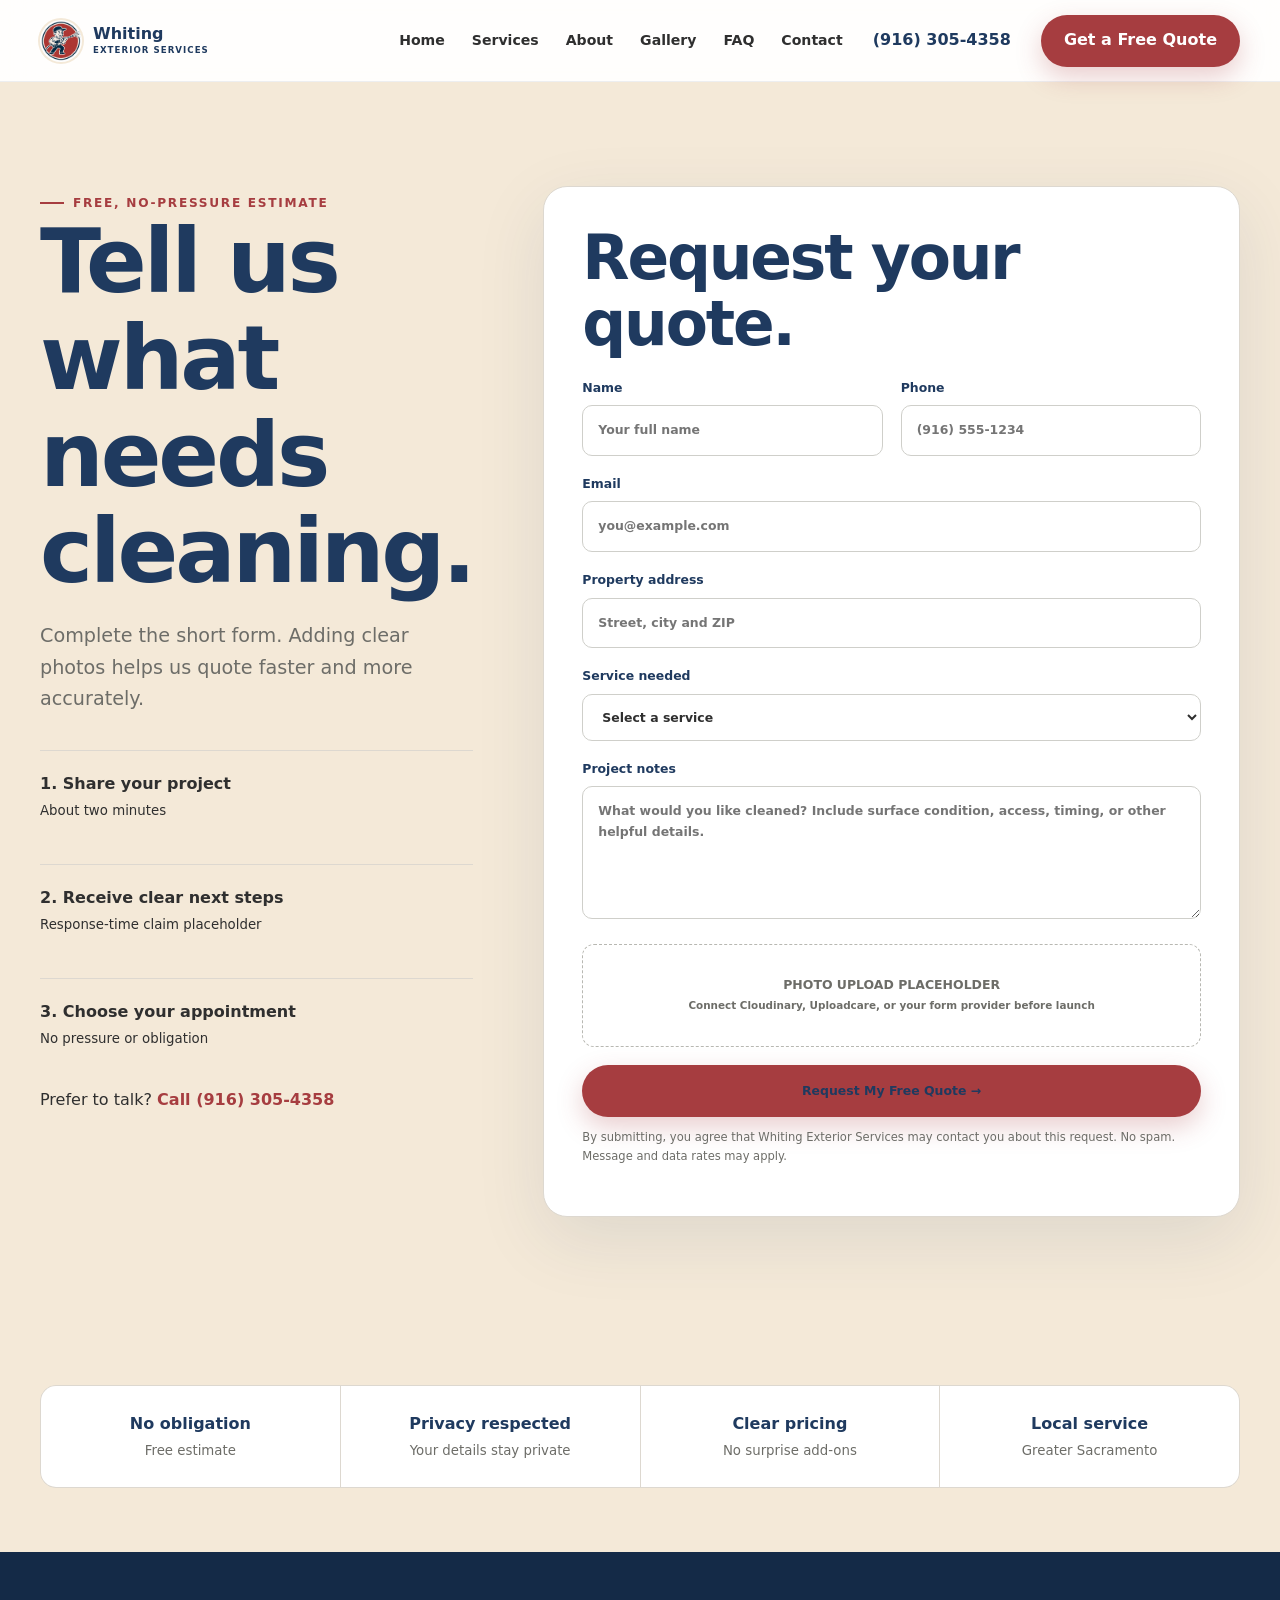
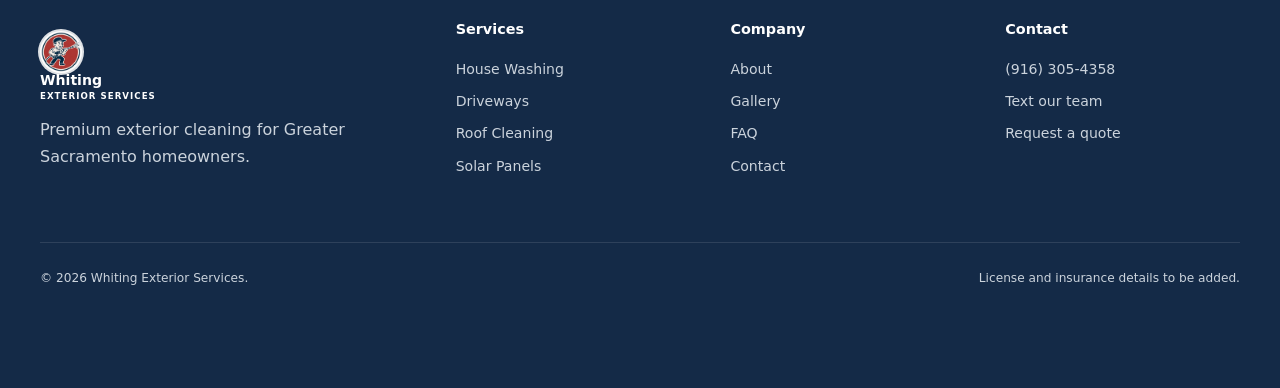
<file: WHITING-EXTERIOR-SERVICES-updated/quote.html>
<!doctype html><html lang="en"><head><meta charset="utf-8"><meta name="viewport" content="width=device-width,initial-scale=1"><title>Get a Free Exterior Cleaning Quote | Whiting Exterior Services</title><meta name="description" content="Request a fast, free pressure washing or exterior cleaning quote from Whiting Exterior Services in Greater Sacramento."><link rel="stylesheet" href="assets/css/site.css"><script defer src="assets/js/site.js"></script></head><body class="cream"><header class="site-header"><div class="wrap header-inner"><a class="logo" href="index.html"><img class="logo-mark" src="assets/images/logo-mascot.webp" alt="Whiting Exterior Services logo" width="42" height="42"><span>Whiting<small>EXTERIOR SERVICES</small></span></a><nav class="nav"><a href="index.html">Home</a><a href="services.html">Services</a><a href="about.html">About</a><a href="gallery.html">Gallery</a><a href="faq.html">FAQ</a><a href="contact.html">Contact</a></nav><a class="header-phone" href="tel:+19163054358">(916) 305-4358</a><a class="btn btn-primary" aria-current="page" href="quote.html">Get a Free Quote</a><button class="menu" aria-expanded="false">☰</button></div></header><main><section class="section"><div class="wrap contact-grid"><div><span class="eyebrow">Free, no-pressure estimate</span><h1>Tell us what needs cleaning.</h1><p class="lead">Complete the short form. Adding clear photos helps us quote faster and more accurately.</p><div class="contact-list"><div><strong>1. Share your project</strong><br><small>About two minutes</small></div><div><strong>2. Receive clear next steps</strong><br><small>Response-time claim placeholder</small></div><div><strong>3. Choose your appointment</strong><br><small>No pressure or obligation</small></div></div><p>Prefer to talk? <a class="text-link" href="tel:+19163054358">Call (916) 305-4358</a></p></div><form class="form" data-quote-form><h2>Request your quote.</h2><div class="form-grid"><label class="field">Name<input required name="name" autocomplete="name" placeholder="Your full name"></label><label class="field">Phone<input required name="phone" autocomplete="tel" placeholder="(916) 555-1234"></label><label class="field full">Email<input required type="email" name="email" autocomplete="email" placeholder="you@example.com"></label><label class="field full">Property address<input required name="address" autocomplete="street-address" placeholder="Street, city and ZIP"></label><label class="field full">Service needed<select required name="service"><option value="">Select a service</option><option>House washing</option><option>Driveway cleaning</option><option>Roof cleaning</option><option>Window cleaning</option><option>Gutter cleaning</option><option>Solar panel cleaning</option><option>Commercial cleaning</option><option>Multiple services</option><option>Not sure</option></select></label><label class="field full">Project notes<textarea rows="5" name="notes" placeholder="What would you like cleaned? Include surface condition, access, timing, or other helpful details."></textarea></label><div class="field full upload"><strong>PHOTO UPLOAD PLACEHOLDER</strong><br><small>Connect Cloudinary, Uploadcare, or your form provider before launch</small></div><button class="btn btn-primary field full" type="submit">Request My Free Quote →</button></div><p class="form-note">By submitting, you agree that Whiting Exterior Services may contact you about this request. No spam. Message and data rates may apply.</p></form></div></section><section class="section-sm"><div class="wrap badges"><div class="badge">No obligation<small>Free estimate</small></div><div class="badge">Privacy respected<small>Your details stay private</small></div><div class="badge">Clear pricing<small>No surprise add-ons</small></div><div class="badge">Local service<small>Greater Sacramento</small></div></div></section></main><div class="mobile-actions"><a href="tel:+19163054358">Call Now</a><a href="quote.html">Free Quote</a></div></body></html>
</file>
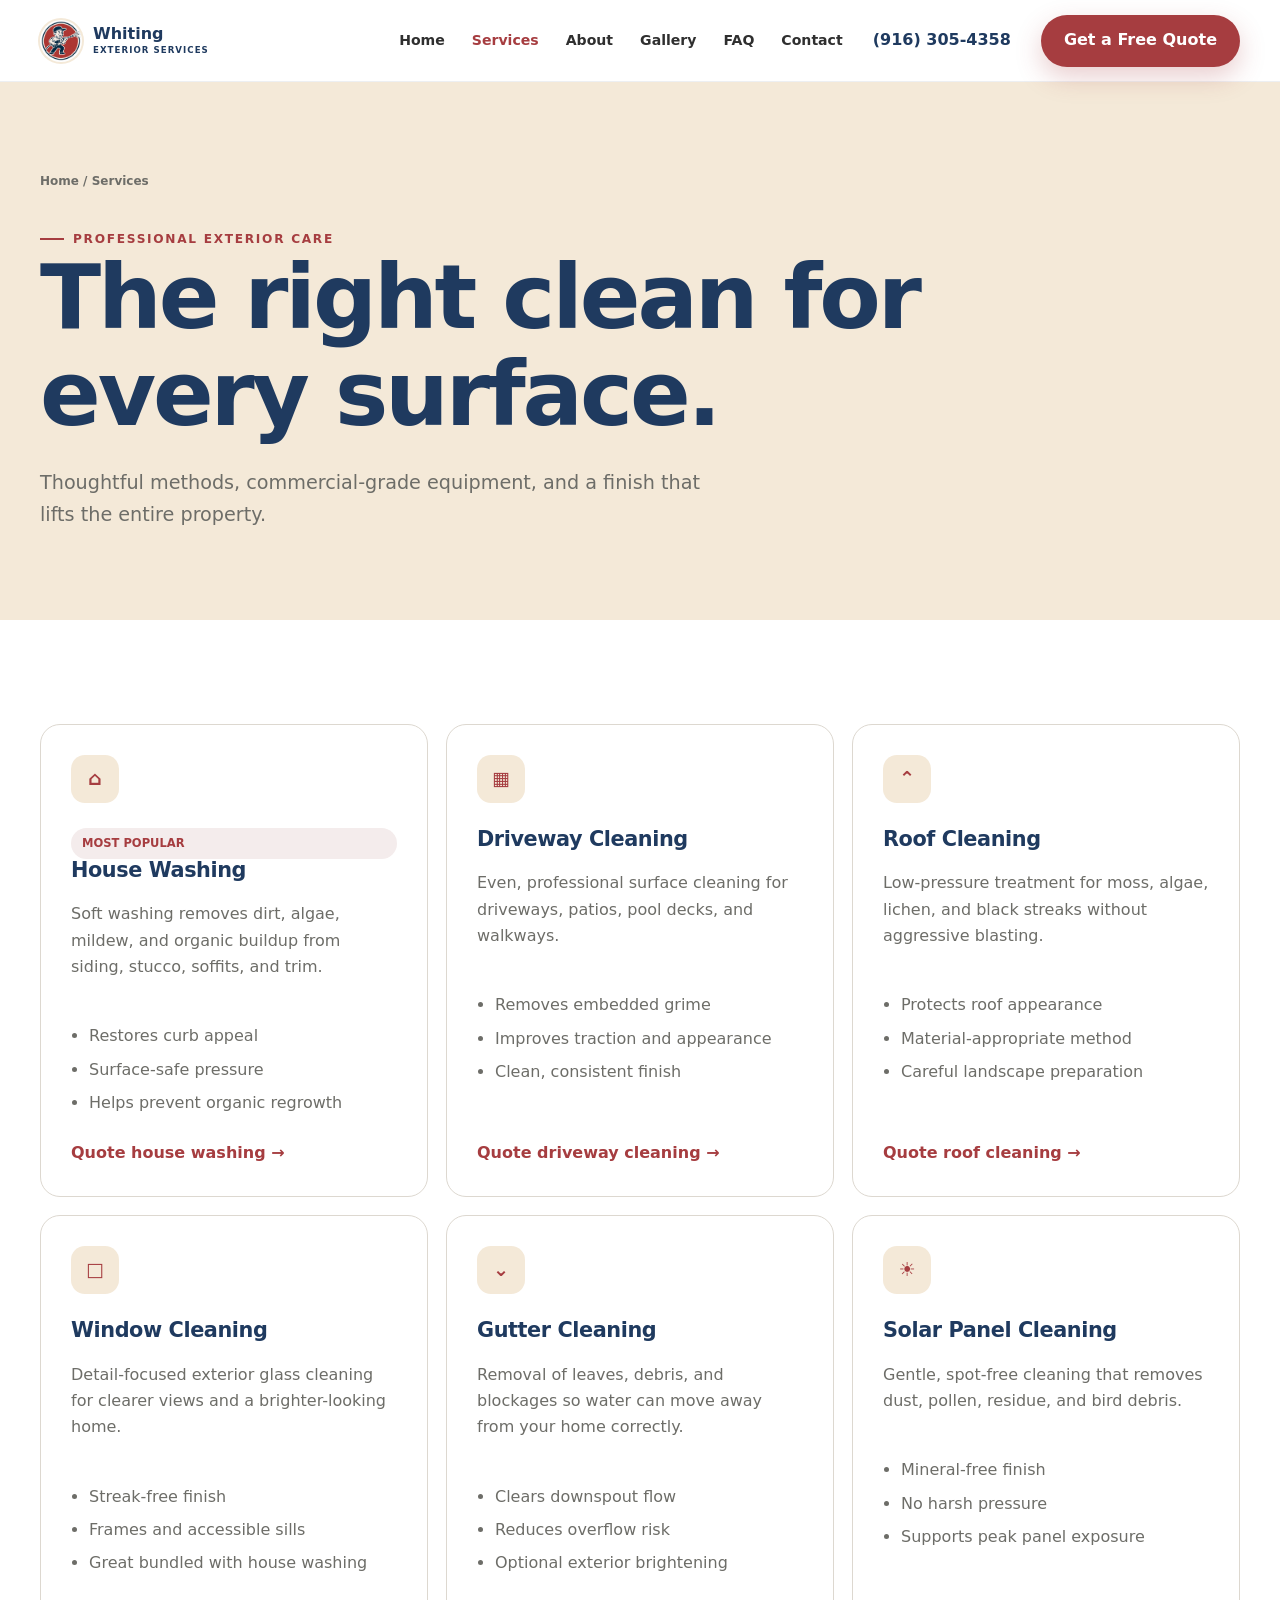
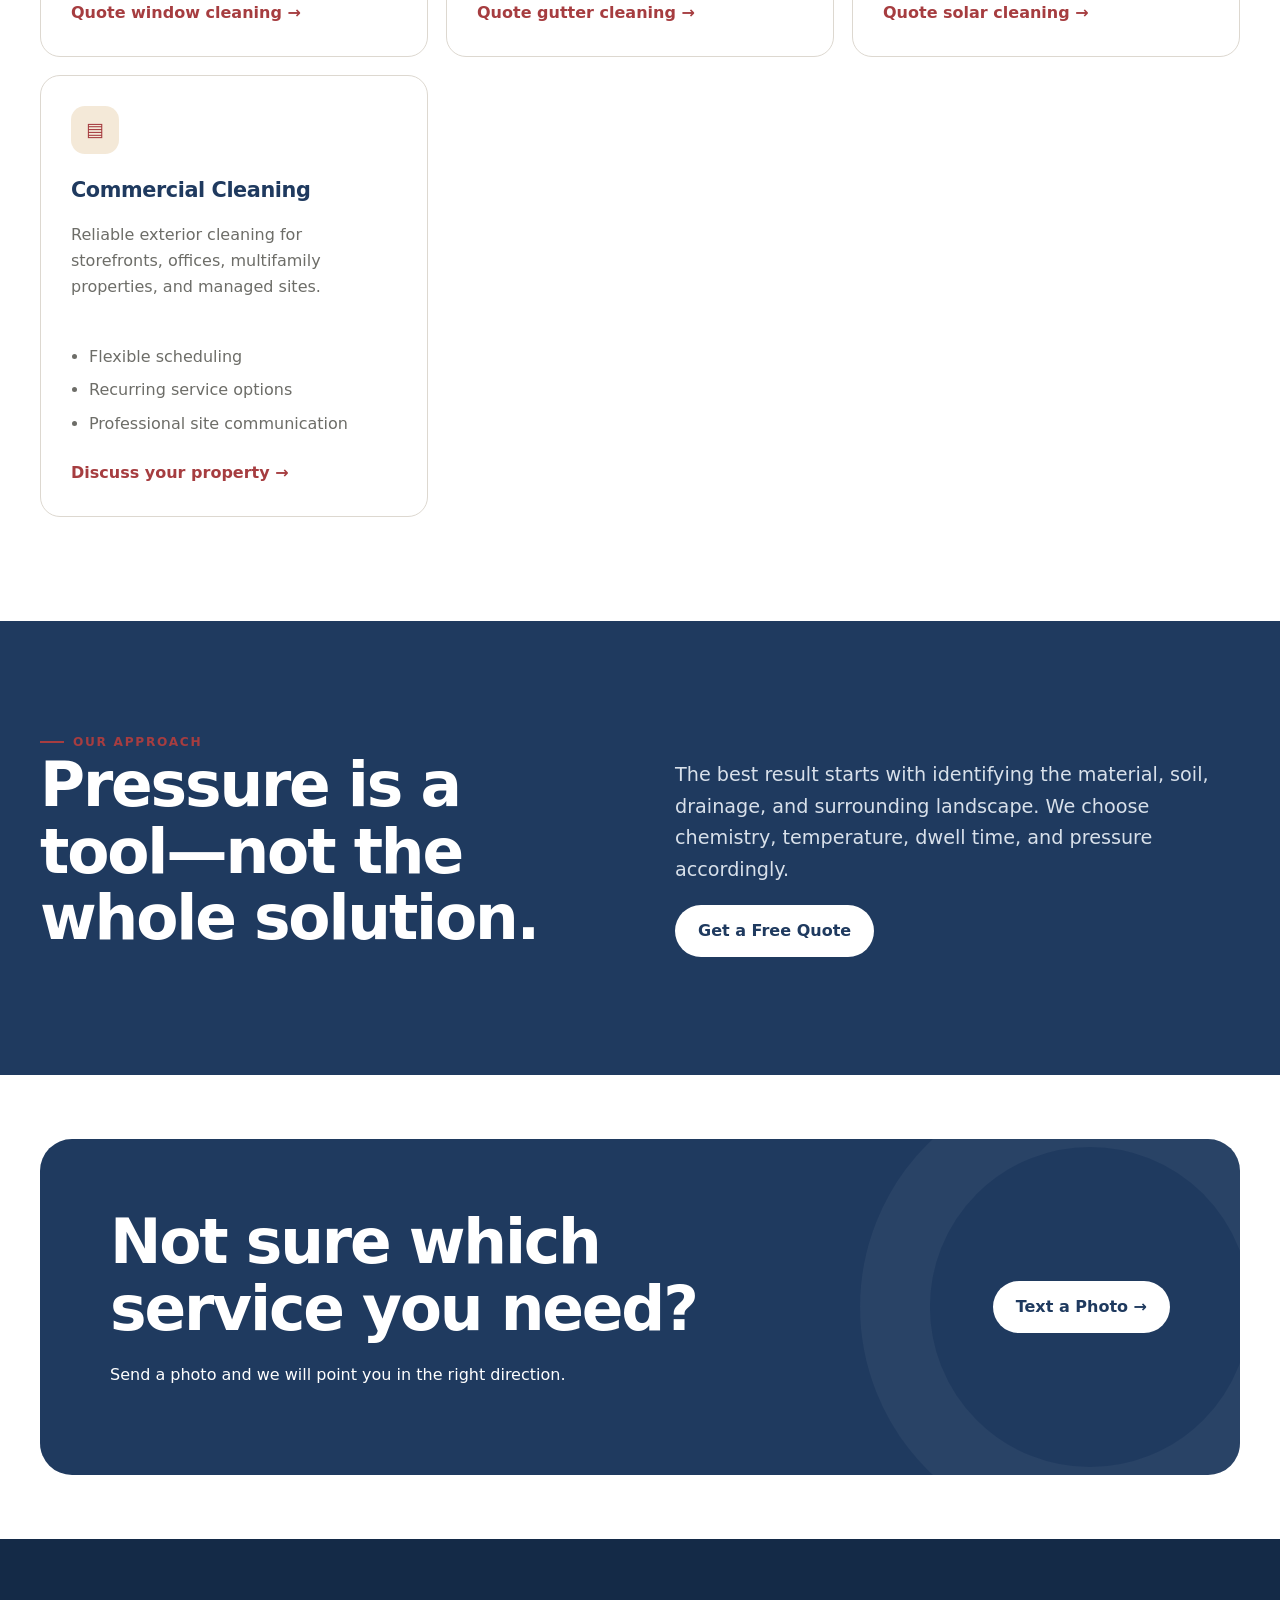
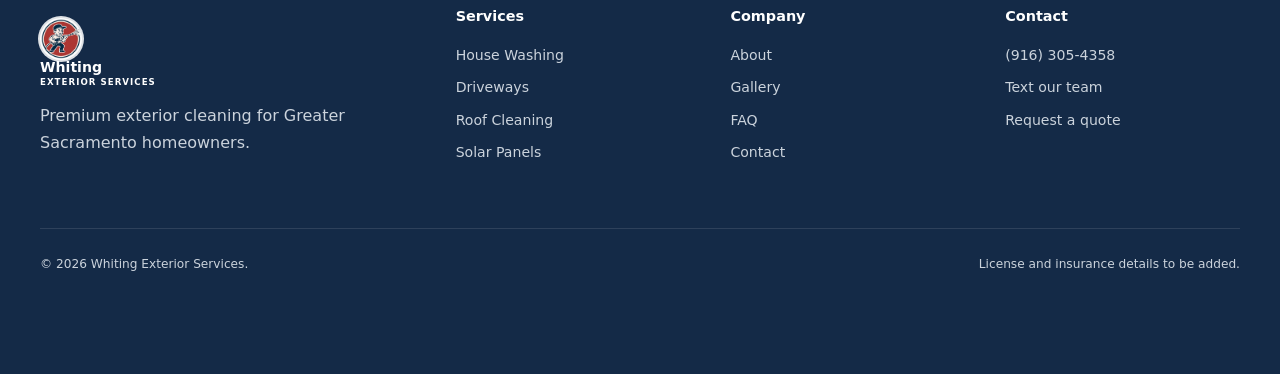
<file: WHITING-EXTERIOR-SERVICES-updated/services.html>
<!doctype html><html lang="en"><head><meta charset="utf-8"><meta name="viewport" content="width=device-width,initial-scale=1"><title>Exterior Cleaning Services | Whiting Exterior Services</title><meta name="description" content="Explore house washing, driveway, roof, window, gutter, solar panel and commercial exterior cleaning in Greater Sacramento."><link rel="stylesheet" href="assets/css/site.css"><script defer src="assets/js/site.js"></script></head><body><header class="site-header"><div class="wrap header-inner"><a class="logo" href="index.html"><img class="logo-mark" src="assets/images/logo-mascot.webp" alt="Whiting Exterior Services logo" width="42" height="42"><span>Whiting<small>EXTERIOR SERVICES</small></span></a><nav class="nav"><a href="index.html">Home</a><a aria-current="page" href="services.html">Services</a><a href="about.html">About</a><a href="gallery.html">Gallery</a><a href="faq.html">FAQ</a><a href="contact.html">Contact</a></nav><a class="header-phone" href="tel:+19163054358">(916) 305-4358</a><a class="btn btn-primary" href="quote.html">Get a Free Quote</a><button class="menu" aria-expanded="false" aria-label="Open menu">☰</button></div></header><main><section class="page-hero"><div class="wrap"><div class="breadcrumb"><a href="index.html">Home</a> / Services</div><span class="eyebrow">Professional exterior care</span><h1>The right clean for every surface.</h1><p class="lead">Thoughtful methods, commercial-grade equipment, and a finish that lifts the entire property.</p></div></section><section class="section"><div class="wrap"><div class="grid-3">
<article id="house" class="card feature-card reveal"><div class="icon">⌂</div><span class="tag">MOST POPULAR</span><h3>House Washing</h3><p>Soft washing removes dirt, algae, mildew, and organic buildup from siding, stucco, soffits, and trim.</p><ul><li>Restores curb appeal</li><li>Surface-safe pressure</li><li>Helps prevent organic regrowth</li></ul><a class="text-link" href="quote.html?service=house">Quote house washing →</a></article>
<article id="driveway" class="card feature-card reveal"><div class="icon">▦</div><h3>Driveway Cleaning</h3><p>Even, professional surface cleaning for driveways, patios, pool decks, and walkways.</p><ul><li>Removes embedded grime</li><li>Improves traction and appearance</li><li>Clean, consistent finish</li></ul><a class="text-link" href="quote.html?service=driveway">Quote driveway cleaning →</a></article>
<article id="roof" class="card feature-card reveal"><div class="icon">⌃</div><h3>Roof Cleaning</h3><p>Low-pressure treatment for moss, algae, lichen, and black streaks without aggressive blasting.</p><ul><li>Protects roof appearance</li><li>Material-appropriate method</li><li>Careful landscape preparation</li></ul><a class="text-link" href="quote.html?service=roof">Quote roof cleaning →</a></article>
<article id="windows" class="card feature-card reveal"><div class="icon">□</div><h3>Window Cleaning</h3><p>Detail-focused exterior glass cleaning for clearer views and a brighter-looking home.</p><ul><li>Streak-free finish</li><li>Frames and accessible sills</li><li>Great bundled with house washing</li></ul><a class="text-link" href="quote.html?service=windows">Quote window cleaning →</a></article>
<article id="gutters" class="card feature-card reveal"><div class="icon">⌄</div><h3>Gutter Cleaning</h3><p>Removal of leaves, debris, and blockages so water can move away from your home correctly.</p><ul><li>Clears downspout flow</li><li>Reduces overflow risk</li><li>Optional exterior brightening</li></ul><a class="text-link" href="quote.html?service=gutters">Quote gutter cleaning →</a></article>
<article id="solar" class="card feature-card reveal"><div class="icon">☀</div><h3>Solar Panel Cleaning</h3><p>Gentle, spot-free cleaning that removes dust, pollen, residue, and bird debris.</p><ul><li>Mineral-free finish</li><li>No harsh pressure</li><li>Supports peak panel exposure</li></ul><a class="text-link" href="quote.html?service=solar">Quote solar cleaning →</a></article>
<article id="commercial" class="card feature-card reveal"><div class="icon">▤</div><h3>Commercial Cleaning</h3><p>Reliable exterior cleaning for storefronts, offices, multifamily properties, and managed sites.</p><ul><li>Flexible scheduling</li><li>Recurring service options</li><li>Professional site communication</li></ul><a class="text-link" href="contact.html">Discuss your property →</a></article>
</div></div></section><section class="section navy"><div class="wrap split"><div><span class="eyebrow">Our approach</span><h2>Pressure is a tool—not the whole solution.</h2></div><div><p class="lead">The best result starts with identifying the material, soil, drainage, and surrounding landscape. We choose chemistry, temperature, dwell time, and pressure accordingly.</p><a class="btn btn-light" href="quote.html">Get a Free Quote</a></div></div></section><section class="section-sm"><div class="wrap"><div class="cta"><div><h2>Not sure which service you need?</h2><p>Send a photo and we will point you in the right direction.</p></div><a class="btn btn-light" href="sms:+19163054358">Text a Photo →</a></div></div></section></main><div class="mobile-actions"><a href="tel:+19163054358">Call Now</a><a href="quote.html">Free Quote</a></div></body></html>
</file>
<file: assets/css/site.css>
/* ================================================================
   WHITING EXTERIOR SERVICES — SHARED DESIGN SYSTEM
   Edit the variables below to rebrand the entire website safely.
================================================================ */
:root{--cream:#F4E9D8;--red:#A63D40;--red-hover:#8D3336;--navy:#1F3A5F;--text:#2F2F2F;--white:#fff;--mist:#F8F8F6;--line:#DDD8D0;--muted:#6D6D68;--radius:20px;--shadow:0 22px 70px rgba(31,58,95,.10);--max:1200px}
*{box-sizing:border-box}html{scroll-behavior:smooth}body{margin:0;color:var(--text);background:var(--white);font:16px/1.65 Inter,ui-sans-serif,system-ui,-apple-system,BlinkMacSystemFont,"Segoe UI",sans-serif;-webkit-font-smoothing:antialiased}img{max-width:100%;display:block}a{color:inherit}button,input,select,textarea{font:inherit}.skip{position:absolute;left:-9999px}.skip:focus{left:16px;top:16px;z-index:99;background:#fff;padding:12px}.wrap{width:min(calc(100% - 40px),var(--max));margin:auto}.section{padding:104px 0}.section-sm{padding:64px 0}.cream{background:var(--cream)}.mist{background:var(--mist)}.navy{background:var(--navy);color:#fff}.center{text-align:center}.eyebrow{display:inline-flex;align-items:center;gap:9px;color:var(--red);font-size:.76rem;font-weight:800;letter-spacing:.14em;text-transform:uppercase}.eyebrow:before{content:"";width:24px;height:2px;background:currentColor}h1,h2,h3{color:var(--navy);line-height:1.08;letter-spacing:-.035em;margin:0 0 20px}h1{font-size:clamp(3rem,7vw,6.25rem);max-width:940px}h2{font-size:clamp(2.25rem,4.8vw,4.4rem)}h3{font-size:1.3rem;letter-spacing:-.02em}.navy h1,.navy h2,.navy h3{color:#fff}.lead{font-size:clamp(1.05rem,1.5vw,1.25rem);color:var(--muted);max-width:690px}.navy .lead{color:#d8e0ea}.btns{display:flex;gap:12px;flex-wrap:wrap;margin-top:32px}.btn{min-height:52px;padding:0 22px;border-radius:999px;border:1px solid transparent;display:inline-flex;align-items:center;justify-content:center;gap:10px;text-decoration:none;font-weight:750;cursor:pointer;transition:.2s ease}.btn-primary{background:var(--red);color:#fff;box-shadow:0 10px 26px rgba(166,61,64,.25)}.btn-primary:hover{background:var(--red-hover);transform:translateY(-2px)}.btn-secondary{border-color:#c8c8c3;background:#fff;color:var(--navy)}.btn-secondary:hover{border-color:var(--navy);transform:translateY(-2px)}.btn-light{background:#fff;color:var(--navy)}.text-link{font-weight:800;color:var(--red);text-decoration:none}.tag{display:inline-flex;padding:6px 11px;border-radius:99px;background:#f4ecec;color:var(--red);font-size:.72rem;font-weight:800}.site-header{height:82px;position:sticky;top:0;z-index:50;background:rgba(255,255,255,.93);backdrop-filter:blur(18px);border-bottom:1px solid rgba(31,58,95,.08)}.header-inner{height:100%;display:flex;align-items:center;gap:30px}.logo{display:flex;align-items:center;gap:11px;text-decoration:none;color:var(--navy);font-weight:900;line-height:1.05}.logo-mark{width:42px;height:42px;border-radius:50%;display:grid;place-items:center;background:var(--navy);color:#fff;font-size:.82rem}.logo small{display:block;font-weight:600;letter-spacing:.12em;font-size:.54rem;margin-top:4px}.nav{display:flex;align-items:center;gap:27px;margin-left:auto}.nav a{text-decoration:none;font-weight:650;font-size:.88rem}.nav a:hover,.nav a[aria-current="page"]{color:var(--red)}.header-phone{font-weight:800;color:var(--navy);text-decoration:none}.menu{display:none;margin-left:auto;border:0;background:none;width:42px;height:42px}.hero{padding:84px 0 90px;overflow:hidden;position:relative}.hero-grid{display:grid;grid-template-columns:1.02fr .98fr;gap:70px;align-items:center}.hero h1 span{color:var(--red)}.hero-copy>.lead{margin:24px 0}.trust-inline{display:flex;gap:20px;flex-wrap:wrap;margin-top:28px;font-size:.78rem;font-weight:750;color:var(--navy)}.trust-inline span:before{content:"✓";color:var(--red);margin-right:7px}.media-placeholder{position:relative;min-height:570px;border-radius:32px;background:linear-gradient(145deg,#e9edf1,#becbd7);overflow:hidden;box-shadow:var(--shadow);display:grid;place-items:center;color:var(--navy);text-align:center}.media-placeholder:before{content:"";position:absolute;inset:0;background:linear-gradient(135deg,transparent 47%,rgba(255,255,255,.5) 48% 52%,transparent 53%),radial-gradient(circle at 72% 25%,#fff7 0 6%,transparent 6.5%)}.placeholder-label{position:relative;z-index:1;background:#fff;border:1px dashed var(--navy);border-radius:12px;padding:14px 18px;font-weight:800;font-size:.8rem}.float-card{position:absolute;left:-30px;bottom:35px;background:#fff;padding:20px 24px;border-radius:18px;box-shadow:var(--shadow);z-index:2}.float-card strong{display:block;color:var(--navy);font-size:1.5rem}.logo-strip{border-block:1px solid var(--line);padding:22px 0}.badges{display:grid;grid-template-columns:repeat(4,1fr);gap:1px;background:var(--line);border:1px solid var(--line);border-radius:16px;overflow:hidden}.badge{background:#fff;padding:25px;text-align:center;color:var(--navy);font-weight:800}.badge small{display:block;color:var(--muted);font-weight:500;margin-top:3px}.heading-row{display:flex;justify-content:space-between;align-items:end;gap:35px;margin-bottom:50px}.heading-row>div:first-child{max-width:770px}.heading-row .lead{max-width:460px}.grid-3{display:grid;grid-template-columns:repeat(3,1fr);gap:18px}.grid-4{display:grid;grid-template-columns:repeat(4,1fr);gap:16px}.card{padding:30px;border:1px solid var(--line);border-radius:var(--radius);background:#fff;transition:.25s ease}.card:hover{transform:translateY(-5px);box-shadow:var(--shadow);border-color:transparent}.icon{width:48px;height:48px;border-radius:14px;display:grid;place-items:center;background:var(--cream);color:var(--red);font-size:1.2rem;font-weight:900;margin-bottom:25px}.card p{color:var(--muted);margin:0 0 20px}.card ul{padding-left:18px;color:var(--muted)}.card li{margin:7px 0}.feature-card{min-height:360px;display:flex;flex-direction:column}.feature-card .text-link{margin-top:auto}.ba-grid{display:grid;grid-template-columns:repeat(3,1fr);gap:18px}.ba{aspect-ratio:4/3;position:relative;border-radius:var(--radius);overflow:hidden;background:linear-gradient(90deg,#6f7774 0 50%,#e4e0d8 50%);box-shadow:inset 0 0 0 1px #0001}.ba:before{content:"BEFORE";position:absolute;left:16px;bottom:16px}.ba:after{content:"AFTER";position:absolute;right:16px;bottom:16px}.ba:before,.ba:after{color:#fff;background:#1c2730cc;padding:6px 9px;border-radius:7px;font-size:.65rem;font-weight:900;letter-spacing:.08em}.ba .placeholder-label{position:absolute;left:50%;top:50%;transform:translate(-50%,-50%);white-space:nowrap}.process{display:grid;grid-template-columns:repeat(4,1fr);gap:0;counter-reset:step}.process article{padding:30px;border-top:1px solid var(--line);position:relative}.process article:before{counter-increment:step;content:"0" counter(step);display:block;color:var(--red);font-weight:900;font-size:.8rem;margin-bottom:40px}.process article:not(:last-child):after{content:"→";position:absolute;right:-8px;top:27px;color:#bbb}.review{padding:32px;border-radius:var(--radius);background:#fff}.stars{color:var(--red);letter-spacing:2px}.review blockquote{font-size:1.06rem;margin:20px 0;color:var(--text)}.review footer{font-weight:800;color:var(--navy)}.faq-list{max-width:900px;margin:40px auto 0}.faq-item{border-top:1px solid var(--line)}.faq-item:last-child{border-bottom:1px solid var(--line)}.faq-q{width:100%;border:0;background:none;padding:24px 0;display:flex;justify-content:space-between;text-align:left;color:var(--navy);font-weight:800;cursor:pointer}.faq-a{display:none;padding:0 45px 24px 0;color:var(--muted)}.faq-item.open .faq-a{display:block}.faq-item.open .faq-q span{transform:rotate(45deg)}.cta{border-radius:32px;padding:70px;background:var(--navy);color:#fff;display:flex;align-items:center;justify-content:space-between;gap:50px;overflow:hidden;position:relative}.cta:after{content:"";position:absolute;width:320px;height:320px;border:70px solid #ffffff0b;border-radius:50%;right:-80px}.cta h2{color:#fff;max-width:720px}.cta .btn{position:relative;z-index:1;white-space:nowrap}.page-hero{padding:90px 0 70px;background:var(--cream)}.page-hero .lead{margin-top:25px}.breadcrumb{font-size:.75rem;font-weight:750;color:var(--muted);margin-bottom:30px}.breadcrumb a{text-decoration:none}.split{display:grid;grid-template-columns:1fr 1fr;gap:70px;align-items:center}.values{display:grid;grid-template-columns:1fr 1fr;gap:16px}.value{padding:25px;border-top:2px solid var(--red)}.value p{color:var(--muted)}.owner-placeholder{min-height:520px}.masonry{columns:3;column-gap:18px}.gallery-item{break-inside:avoid;margin:0 0 18px;border-radius:var(--radius);background:linear-gradient(145deg,#dfe5e8,#adbcc6);height:330px;display:grid;place-items:center}.gallery-item:nth-child(3n+2){height:460px}.filters{display:flex;gap:9px;flex-wrap:wrap;margin-bottom:35px}.filter{border:1px solid var(--line);border-radius:99px;background:#fff;padding:10px 16px;font-weight:700;cursor:pointer}.filter.active{background:var(--navy);color:#fff}.contact-grid{display:grid;grid-template-columns:.72fr 1.28fr;gap:70px}.contact-list{display:grid;gap:20px;margin-top:35px}.contact-list a,.contact-list div{padding:20px 0;border-top:1px solid var(--line);text-decoration:none}.form{background:#fff;border:1px solid var(--line);border-radius:24px;padding:38px;box-shadow:var(--shadow)}.form-grid{display:grid;grid-template-columns:1fr 1fr;gap:18px}.field{display:block;font-size:.78rem;font-weight:800;color:var(--navy)}.field.full{grid-column:1/-1}.field input,.field select,.field textarea{width:100%;border:1px solid #cfcfca;border-radius:10px;padding:14px 15px;margin-top:7px;background:#fff;color:var(--text)}.field input:focus,.field select:focus,.field textarea:focus{outline:3px solid #a63d4030;border-color:var(--red)}.upload{border:1.5px dashed #b8b8b2;border-radius:12px;padding:30px;text-align:center;color:var(--muted)}.form-note{font-size:.72rem;color:var(--muted)}.map{min-height:380px;border-radius:var(--radius);background:linear-gradient(30deg,#d5ddd9 25%,transparent 25%) 0 0/40px 40px,linear-gradient(30deg,transparent 75%,#d5ddd9 75%) 0 0/40px 40px,#edf0eb;display:grid;place-items:center}.area-chips{display:flex;gap:8px;flex-wrap:wrap}.area-chips span{padding:8px 13px;background:#fff;border:1px solid var(--line);border-radius:99px;font-size:.8rem}.site-footer{background:#142a47;color:#cbd3dc;padding:70px 0 100px}.footer-grid{display:grid;grid-template-columns:1.6fr 1fr 1fr 1fr;gap:40px}.site-footer .logo{color:#fff}.site-footer h3{color:#fff;font-size:.9rem;letter-spacing:0}.site-footer a{display:block;color:#cbd3dc;text-decoration:none;margin:9px 0;font-size:.88rem}.site-footer a:hover{color:#fff}.footer-bottom{margin-top:55px;padding-top:25px;border-top:1px solid #ffffff1c;font-size:.76rem;display:flex;justify-content:space-between}.mobile-actions{display:none}.reveal{opacity:0;transform:translateY(18px);transition:opacity .65s ease,transform .65s ease}.reveal.visible{opacity:1;transform:none}
@media(max-width:900px){.site-header{height:72px}.nav{display:none;position:absolute;left:0;right:0;top:72px;background:#fff;padding:24px;box-shadow:0 20px 30px #0001;flex-direction:column;align-items:flex-start}.nav.open{display:flex}.header-phone,.site-header .btn{display:none}.menu{display:block}.hero{padding:58px 0}.hero-grid,.split,.contact-grid{grid-template-columns:1fr}.hero-grid{gap:40px}.media-placeholder{min-height:450px}.float-card{left:15px}.grid-3,.ba-grid{grid-template-columns:repeat(2,1fr)}.grid-4,.process{grid-template-columns:repeat(2,1fr)}.badges{grid-template-columns:repeat(2,1fr)}.heading-row{display:block}.heading-row .lead{margin-top:20px}.footer-grid{grid-template-columns:repeat(2,1fr)}.masonry{columns:2}.cta{padding:50px;display:block}.cta .btn{margin-top:20px}.mobile-actions{display:grid;position:fixed;left:12px;right:12px;bottom:12px;z-index:60;grid-template-columns:1fr 1fr;gap:8px;padding:7px;border-radius:999px;background:#fff;box-shadow:0 8px 35px #0003}.mobile-actions a{min-height:48px;border-radius:99px;display:grid;place-items:center;text-decoration:none;font-weight:800}.mobile-actions a:first-child{color:var(--navy)}.mobile-actions a:last-child{background:var(--red);color:#fff}.site-footer{padding-bottom:120px}}
@media(max-width:600px){.wrap{width:min(calc(100% - 28px),var(--max))}.section{padding:72px 0}.section-sm{padding:48px 0}h1{font-size:3.1rem}h2{font-size:2.45rem}.hero-grid{gap:30px}.media-placeholder{min-height:350px;border-radius:20px}.float-card{right:14px;left:14px;bottom:14px}.grid-3,.grid-4,.ba-grid,.badges,.process,.values,.form-grid{grid-template-columns:1fr}.process article:not(:last-child):after{display:none}.card{padding:25px}.ba-grid .ba:not(:first-child){display:none}.cta{padding:38px 25px;border-radius:22px}.footer-grid{grid-template-columns:1fr 1fr}.footer-grid>div:first-child{grid-column:1/-1}.footer-bottom{display:block}.masonry{columns:1}.gallery-item,.gallery-item:nth-child(3n+2){height:330px}.form{padding:24px}.field.full{grid-column:auto}.heading-row{margin-bottom:35px}}
@media(prefers-reduced-motion:reduce){html{scroll-behavior:auto}.reveal{opacity:1;transform:none;transition:none}.card,.btn{transition:none}}
</file>
<file: WHITING-EXTERIOR-SERVICES-updated/assets/css/site.css>
/* ================================================================
   WHITING EXTERIOR SERVICES — SHARED DESIGN SYSTEM
   Edit the variables below to rebrand the entire website safely.
================================================================ */
:root{--cream:#F4E9D8;--red:#A63D40;--red-hover:#8D3336;--navy:#1F3A5F;--text:#2F2F2F;--white:#fff;--mist:#F8F8F6;--line:#DDD8D0;--muted:#6D6D68;--radius:20px;--shadow:0 22px 70px rgba(31,58,95,.10);--max:1200px}
*{box-sizing:border-box}html{scroll-behavior:smooth}body{margin:0;color:var(--text);background:var(--white);font:16px/1.65 Inter,ui-sans-serif,system-ui,-apple-system,BlinkMacSystemFont,"Segoe UI",sans-serif;-webkit-font-smoothing:antialiased}img{max-width:100%;display:block}a{color:inherit}button,input,select,textarea{font:inherit}.skip{position:absolute;left:-9999px}.skip:focus{left:16px;top:16px;z-index:99;background:#fff;padding:12px}.wrap{width:min(calc(100% - 40px),var(--max));margin:auto}.section{padding:104px 0}.section-sm{padding:64px 0}.cream{background:var(--cream)}.mist{background:var(--mist)}.navy{background:var(--navy);color:#fff}.center{text-align:center}.eyebrow{display:inline-flex;align-items:center;gap:9px;color:var(--red);font-size:.76rem;font-weight:800;letter-spacing:.14em;text-transform:uppercase}.eyebrow:before{content:"";width:24px;height:2px;background:currentColor}h1,h2,h3{color:var(--navy);line-height:1.08;letter-spacing:-.035em;margin:0 0 20px}h1{font-size:clamp(3rem,7vw,6.25rem);max-width:940px}h2{font-size:clamp(2.25rem,4.8vw,4.4rem)}h3{font-size:1.3rem;letter-spacing:-.02em}.navy h1,.navy h2,.navy h3{color:#fff}.lead{font-size:clamp(1.05rem,1.5vw,1.25rem);color:var(--muted);max-width:690px}.navy .lead{color:#d8e0ea}.btns{display:flex;gap:12px;flex-wrap:wrap;margin-top:32px}.btn{min-height:52px;padding:0 22px;border-radius:999px;border:1px solid transparent;display:inline-flex;align-items:center;justify-content:center;gap:10px;text-decoration:none;font-weight:750;cursor:pointer;transition:.2s ease}.btn-primary{background:var(--red);color:#fff;box-shadow:0 10px 26px rgba(166,61,64,.25)}.btn-primary:hover{background:var(--red-hover);transform:translateY(-2px)}.btn-secondary{border-color:#c8c8c3;background:#fff;color:var(--navy)}.btn-secondary:hover{border-color:var(--navy);transform:translateY(-2px)}.btn-light{background:#fff;color:var(--navy)}.text-link{font-weight:800;color:var(--red);text-decoration:none}.tag{display:inline-flex;padding:6px 11px;border-radius:99px;background:#f4ecec;color:var(--red);font-size:.72rem;font-weight:800}.site-header{height:82px;position:sticky;top:0;z-index:50;background:rgba(255,255,255,.93);backdrop-filter:blur(18px);border-bottom:1px solid rgba(31,58,95,.08)}.header-inner{height:100%;display:flex;align-items:center;gap:30px}.logo{display:flex;align-items:center;gap:11px;text-decoration:none;color:var(--navy);font-weight:900;line-height:1.05}.logo-mark{width:42px;height:42px;border-radius:50%;display:grid;place-items:center;background:var(--navy);color:#fff;font-size:.82rem}.logo small{display:block;font-weight:600;letter-spacing:.12em;font-size:.54rem;margin-top:4px}.nav{display:flex;align-items:center;gap:27px;margin-left:auto}.nav a{text-decoration:none;font-weight:650;font-size:.88rem}.nav a:hover,.nav a[aria-current="page"]{color:var(--red)}.header-phone{font-weight:800;color:var(--navy);text-decoration:none}.menu{display:none;margin-left:auto;border:0;background:none;width:42px;height:42px}.hero{padding:84px 0 90px;overflow:hidden;position:relative}.hero-grid{display:grid;grid-template-columns:1.02fr .98fr;gap:70px;align-items:center}.hero h1 span{color:var(--red)}.hero-copy>.lead{margin:24px 0}.trust-inline{display:flex;gap:20px;flex-wrap:wrap;margin-top:28px;font-size:.78rem;font-weight:750;color:var(--navy)}.trust-inline span:before{content:"✓";color:var(--red);margin-right:7px}.media-placeholder{position:relative;min-height:570px;border-radius:32px;background:linear-gradient(145deg,#e9edf1,#becbd7);overflow:hidden;box-shadow:var(--shadow);display:grid;place-items:center;color:var(--navy);text-align:center}.media-placeholder:before{content:"";position:absolute;inset:0;background:linear-gradient(135deg,transparent 47%,rgba(255,255,255,.5) 48% 52%,transparent 53%),radial-gradient(circle at 72% 25%,#fff7 0 6%,transparent 6.5%)}.placeholder-label{position:relative;z-index:1;background:#fff;border:1px dashed var(--navy);border-radius:12px;padding:14px 18px;font-weight:800;font-size:.8rem}.float-card{position:absolute;left:-30px;bottom:35px;background:#fff;padding:20px 24px;border-radius:18px;box-shadow:var(--shadow);z-index:2}.float-card strong{display:block;color:var(--navy);font-size:1.5rem}.logo-strip{border-block:1px solid var(--line);padding:22px 0}.badges{display:grid;grid-template-columns:repeat(4,1fr);gap:1px;background:var(--line);border:1px solid var(--line);border-radius:16px;overflow:hidden}.badge{background:#fff;padding:25px;text-align:center;color:var(--navy);font-weight:800}.badge small{display:block;color:var(--muted);font-weight:500;margin-top:3px}.heading-row{display:flex;justify-content:space-between;align-items:end;gap:35px;margin-bottom:50px}.heading-row>div:first-child{max-width:770px}.heading-row .lead{max-width:460px}.grid-3{display:grid;grid-template-columns:repeat(3,1fr);gap:18px}.grid-4{display:grid;grid-template-columns:repeat(4,1fr);gap:16px}.card{padding:30px;border:1px solid var(--line);border-radius:var(--radius);background:#fff;transition:.25s ease}.card:hover{transform:translateY(-5px);box-shadow:var(--shadow);border-color:transparent}.icon{width:48px;height:48px;border-radius:14px;display:grid;place-items:center;background:var(--cream);color:var(--red);font-size:1.2rem;font-weight:900;margin-bottom:25px}.card p{color:var(--muted);margin:0 0 20px}.card ul{padding-left:18px;color:var(--muted)}.card li{margin:7px 0}.feature-card{min-height:360px;display:flex;flex-direction:column}.feature-card .text-link{margin-top:auto}.ba-grid{display:grid;grid-template-columns:repeat(3,1fr);gap:18px}.ba{aspect-ratio:4/3;position:relative;border-radius:var(--radius);overflow:hidden;background:linear-gradient(90deg,#6f7774 0 50%,#e4e0d8 50%);box-shadow:inset 0 0 0 1px #0001}.ba:before{content:"BEFORE";position:absolute;left:16px;bottom:16px}.ba:after{content:"AFTER";position:absolute;right:16px;bottom:16px}.ba:before,.ba:after{color:#fff;background:#1c2730cc;padding:6px 9px;border-radius:7px;font-size:.65rem;font-weight:900;letter-spacing:.08em}.ba .placeholder-label{position:absolute;left:50%;top:50%;transform:translate(-50%,-50%);white-space:nowrap}.process{display:grid;grid-template-columns:repeat(4,1fr);gap:0;counter-reset:step}.process article{padding:30px;border-top:1px solid var(--line);position:relative}.process article:before{counter-increment:step;content:"0" counter(step);display:block;color:var(--red);font-weight:900;font-size:.8rem;margin-bottom:40px}.process article:not(:last-child):after{content:"→";position:absolute;right:-8px;top:27px;color:#bbb}.review{padding:32px;border-radius:var(--radius);background:#fff}.stars{color:var(--red);letter-spacing:2px}.review blockquote{font-size:1.06rem;margin:20px 0;color:var(--text)}.review footer{font-weight:800;color:var(--navy)}.faq-list{max-width:900px;margin:40px auto 0}.faq-item{border-top:1px solid var(--line)}.faq-item:last-child{border-bottom:1px solid var(--line)}.faq-q{width:100%;border:0;background:none;padding:24px 0;display:flex;justify-content:space-between;text-align:left;color:var(--navy);font-weight:800;cursor:pointer}.faq-a{display:none;padding:0 45px 24px 0;color:var(--muted)}.faq-item.open .faq-a{display:block}.faq-item.open .faq-q span{transform:rotate(45deg)}.cta{border-radius:32px;padding:70px;background:var(--navy);color:#fff;display:flex;align-items:center;justify-content:space-between;gap:50px;overflow:hidden;position:relative}.cta:after{content:"";position:absolute;width:320px;height:320px;border:70px solid #ffffff0b;border-radius:50%;right:-80px}.cta h2{color:#fff;max-width:720px}.cta .btn{position:relative;z-index:1;white-space:nowrap}.page-hero{padding:90px 0 70px;background:var(--cream)}.page-hero .lead{margin-top:25px}.breadcrumb{font-size:.75rem;font-weight:750;color:var(--muted);margin-bottom:30px}.breadcrumb a{text-decoration:none}.split{display:grid;grid-template-columns:1fr 1fr;gap:70px;align-items:center}.values{display:grid;grid-template-columns:1fr 1fr;gap:16px}.value{padding:25px;border-top:2px solid var(--red)}.value p{color:var(--muted)}.owner-placeholder{min-height:520px}.masonry{columns:3;column-gap:18px}.gallery-item{break-inside:avoid;margin:0 0 18px;border-radius:var(--radius);background:linear-gradient(145deg,#dfe5e8,#adbcc6);height:330px;display:grid;place-items:center}.gallery-item:nth-child(3n+2){height:460px}.filters{display:flex;gap:9px;flex-wrap:wrap;margin-bottom:35px}.filter{border:1px solid var(--line);border-radius:99px;background:#fff;padding:10px 16px;font-weight:700;cursor:pointer}.filter.active{background:var(--navy);color:#fff}.contact-grid{display:grid;grid-template-columns:.72fr 1.28fr;gap:70px}.contact-list{display:grid;gap:20px;margin-top:35px}.contact-list a,.contact-list div{padding:20px 0;border-top:1px solid var(--line);text-decoration:none}.form{background:#fff;border:1px solid var(--line);border-radius:24px;padding:38px;box-shadow:var(--shadow)}.form-grid{display:grid;grid-template-columns:1fr 1fr;gap:18px}.field{display:block;font-size:.78rem;font-weight:800;color:var(--navy)}.field.full{grid-column:1/-1}.field input,.field select,.field textarea{width:100%;border:1px solid #cfcfca;border-radius:10px;padding:14px 15px;margin-top:7px;background:#fff;color:var(--text)}.field input:focus,.field select:focus,.field textarea:focus{outline:3px solid #a63d4030;border-color:var(--red)}.upload{border:1.5px dashed #b8b8b2;border-radius:12px;padding:30px;text-align:center;color:var(--muted)}.form-note{font-size:.72rem;color:var(--muted)}.map{min-height:380px;border-radius:var(--radius);background:linear-gradient(30deg,#d5ddd9 25%,transparent 25%) 0 0/40px 40px,linear-gradient(30deg,transparent 75%,#d5ddd9 75%) 0 0/40px 40px,#edf0eb;display:grid;place-items:center}.area-chips{display:flex;gap:8px;flex-wrap:wrap}.area-chips span{padding:8px 13px;background:#fff;border:1px solid var(--line);border-radius:99px;font-size:.8rem}.site-footer{background:#142a47;color:#cbd3dc;padding:70px 0 100px}.footer-grid{display:grid;grid-template-columns:1.6fr 1fr 1fr 1fr;gap:40px}.site-footer .logo{color:#fff}.site-footer h3{color:#fff;font-size:.9rem;letter-spacing:0}.site-footer a{display:block;color:#cbd3dc;text-decoration:none;margin:9px 0;font-size:.88rem}.site-footer a:hover{color:#fff}.footer-bottom{margin-top:55px;padding-top:25px;border-top:1px solid #ffffff1c;font-size:.76rem;display:flex;justify-content:space-between}.mobile-actions{display:none}.reveal{opacity:0;transform:translateY(18px);transition:opacity .65s ease,transform .65s ease}.reveal.visible{opacity:1;transform:none}
@media(max-width:900px){.site-header{height:72px}.nav{display:none;position:absolute;left:0;right:0;top:72px;background:#fff;padding:24px;box-shadow:0 20px 30px #0001;flex-direction:column;align-items:flex-start}.nav.open{display:flex}.header-phone,.site-header .btn{display:none}.menu{display:block}.hero{padding:58px 0}.hero-grid,.split,.contact-grid{grid-template-columns:1fr}.hero-grid{gap:40px}.media-placeholder{min-height:450px}.float-card{left:15px}.grid-3,.ba-grid{grid-template-columns:repeat(2,1fr)}.grid-4,.process{grid-template-columns:repeat(2,1fr)}.badges{grid-template-columns:repeat(2,1fr)}.heading-row{display:block}.heading-row .lead{margin-top:20px}.footer-grid{grid-template-columns:repeat(2,1fr)}.masonry{columns:2}.cta{padding:50px;display:block}.cta .btn{margin-top:20px}.mobile-actions{display:grid;position:fixed;left:12px;right:12px;bottom:12px;z-index:60;grid-template-columns:1fr 1fr;gap:8px;padding:7px;border-radius:999px;background:#fff;box-shadow:0 8px 35px #0003}.mobile-actions a{min-height:48px;border-radius:99px;display:grid;place-items:center;text-decoration:none;font-weight:800}.mobile-actions a:first-child{color:var(--navy)}.mobile-actions a:last-child{background:var(--red);color:#fff}.site-footer{padding-bottom:120px}}
@media(max-width:600px){.wrap{width:min(calc(100% - 28px),var(--max))}.section{padding:72px 0}.section-sm{padding:48px 0}h1{font-size:3.1rem}h2{font-size:2.45rem}.hero-grid{gap:30px}.media-placeholder{min-height:350px;border-radius:20px}.float-card{right:14px;left:14px;bottom:14px}.grid-3,.grid-4,.ba-grid,.badges,.process,.values,.form-grid{grid-template-columns:1fr}.process article:not(:last-child):after{display:none}.card{padding:25px}.ba-grid .ba:not(:first-child){display:none}.cta{padding:38px 25px;border-radius:22px}.footer-grid{grid-template-columns:1fr 1fr}.footer-grid>div:first-child{grid-column:1/-1}.footer-bottom{display:block}.masonry{columns:1}.gallery-item,.gallery-item:nth-child(3n+2){height:330px}.form{padding:24px}.field.full{grid-column:auto}.heading-row{margin-bottom:35px}}
@media(prefers-reduced-motion:reduce){html{scroll-behavior:auto}.reveal{opacity:1;transform:none;transition:none}.card,.btn{transition:none}}
.sr-only{position:absolute;width:1px;height:1px;padding:0;margin:-1px;overflow:hidden;clip:rect(0,0,0,0);white-space:nowrap;border:0}.logo .logo-mark{width:42px;height:42px;border-radius:50%;display:block;object-fit:cover;flex:0 0 42px;background:var(--navy);box-shadow:0 0 0 2px var(--cream)}.site-footer .logo .logo-mark{box-shadow:0 0 0 2px rgba(255,255,255,.86)}.media-photo{margin:0;display:block;background:#dfe5e8}.media-photo:before{display:none}.media-photo img{position:absolute;inset:0;width:100%;height:100%;object-fit:cover}.hero-photo img{object-position:center top}.brand-photo{background:#fff}.brand-photo img{object-fit:contain;padding:28px}.gallery-item{position:relative;overflow:hidden;margin-top:0}.gallery-item img{width:100%;height:100%;object-fit:cover}.gallery-item figcaption{position:absolute;left:14px;right:14px;bottom:14px;z-index:2;background:#142a47d9;color:#fff;border-radius:10px;padding:9px 11px;font-size:.78rem;font-weight:800}.ba{margin:0}.ba img{position:absolute;inset:0;width:100%;height:100%;object-fit:cover}.ba .ba-before{clip-path:inset(0 50% 0 0)}.ba .ba-after{clip-path:inset(0 0 0 50%)}.ba:before,.ba:after{z-index:3}.ba figcaption{position:absolute}.ba:before{content:"BEFORE"}.ba:after{content:"AFTER"}@media(max-width:600px){.ba-grid .ba:not(:first-child){display:block}.brand-photo img{padding:18px}}
</file>
